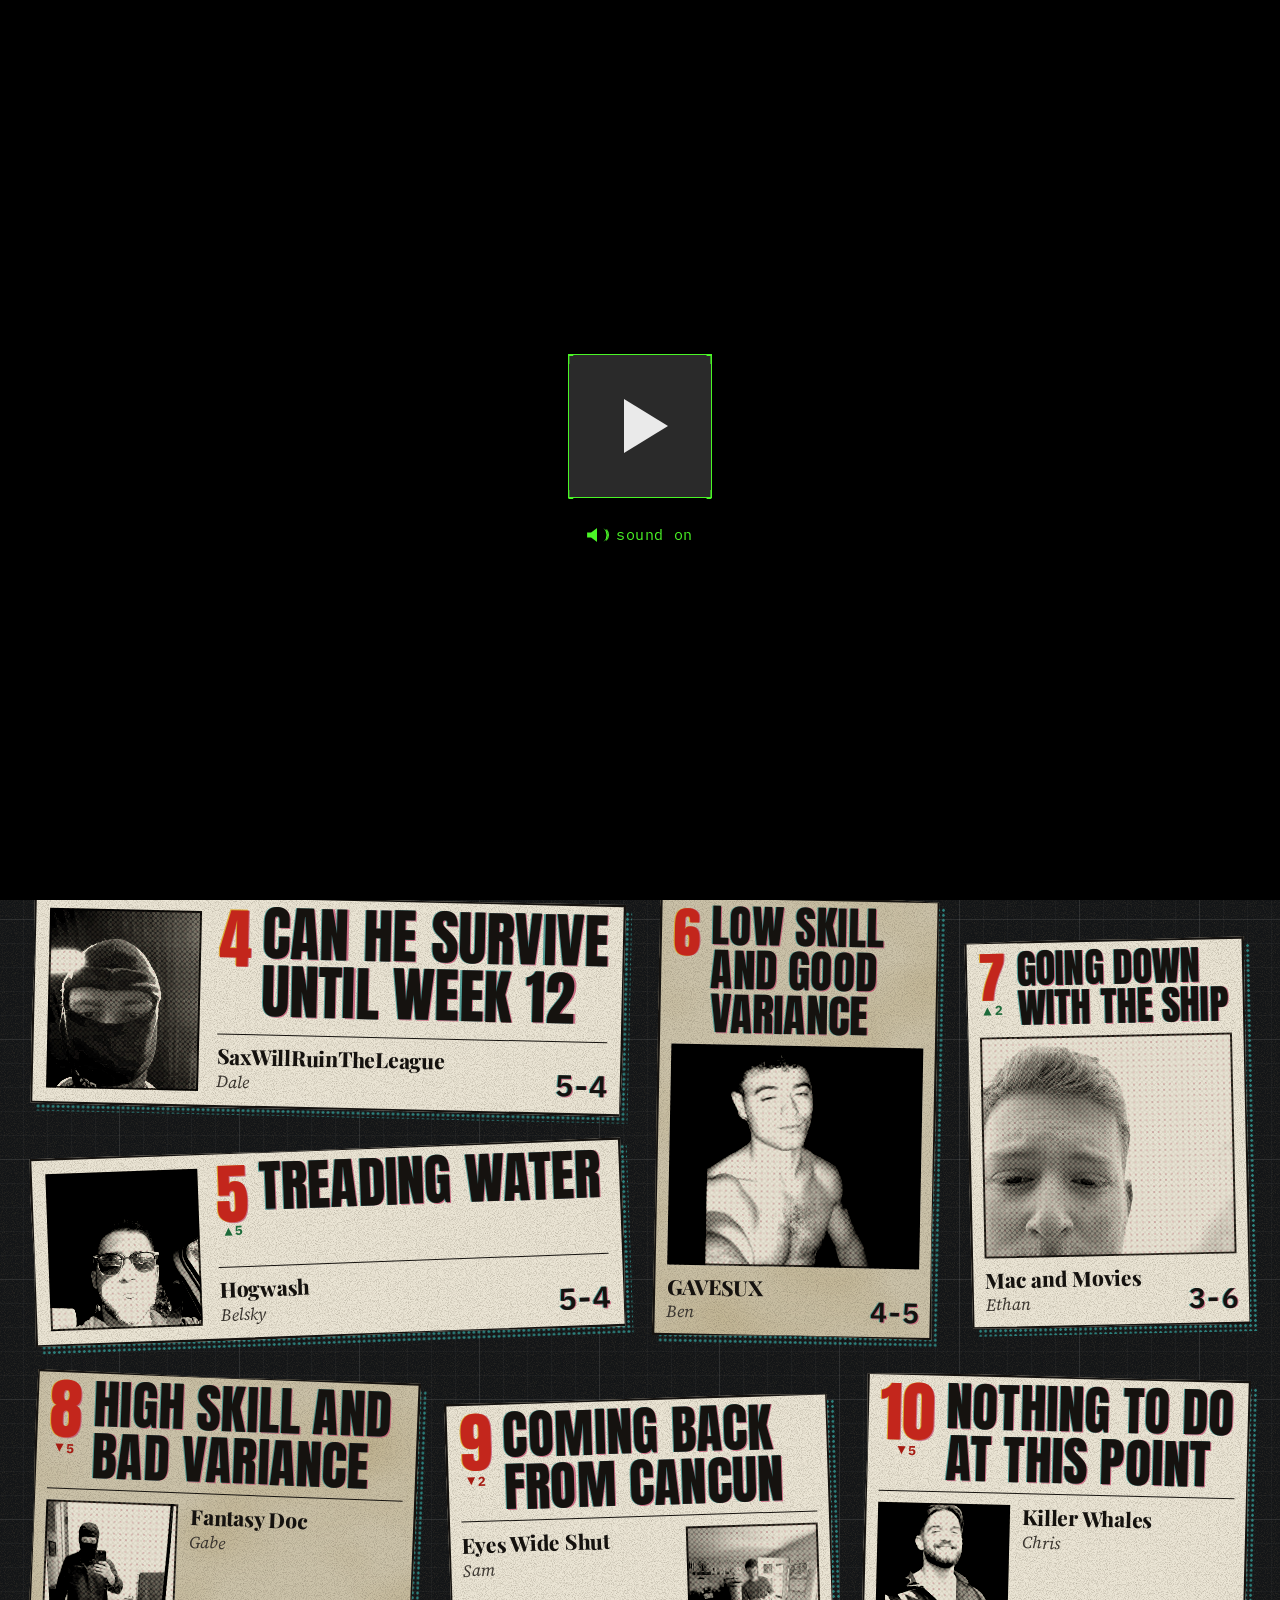
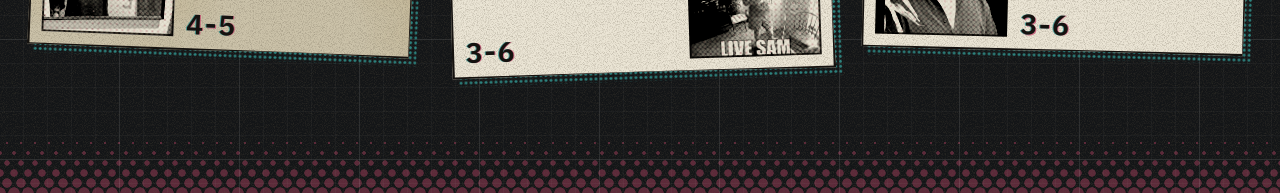
<file: index.html>
<!doctype html>
<html lang="en">
<head>
<meta charset="utf-8">
<meta name="viewport" content="width=device-width, initial-scale=1, viewport-fit=cover">
<title>The Brookdale League — Week 10 Power Rankings</title>
<meta name="theme-color" content="#ddd6c4">
<meta name="color-scheme" content="light">
<link rel="icon" type="image/svg+xml" href="data:image/svg+xml,%3Csvg xmlns='http://www.w3.org/2000/svg' viewBox='0 0 64 64'%3E%3Crect width='64' height='64' fill='%23ddd6c4'/%3E%3Crect x='6' y='6' width='52' height='5' fill='%2315120f'/%3E%3Crect x='6' y='13' width='52' height='1.5' fill='%2315120f'/%3E%3Ctext x='32' y='52' text-anchor='middle' font-family='Georgia,Times New Roman,serif' font-weight='700' font-size='44' fill='%2315120f'%3EB%3C/text%3E%3Crect x='6' y='56' width='52' height='3' fill='%23c3261c'/%3E%3C/svg%3E">

<script>if (/[?&]reduce\b/.test(location.search)) document.documentElement.classList.add("reduce");</script>
<link rel="preconnect" href="https://fonts.googleapis.com">
<link rel="preconnect" href="https://fonts.gstatic.com" crossorigin>
<link rel="stylesheet" href="https://fonts.googleapis.com/css2?family=Anton&family=IBM+Plex+Mono:ital,wght@0,400;0,500;0,600;0,700;1,400&family=Playfair+Display:ital,wght@0,400..900;1,400..900&family=Source+Serif+4:ital,opsz,wght@0,8..60,400..700;1,8..60,400..700&family=UnifrakturCook:wght@700&display=swap">

<link rel="stylesheet" href="css/base.css">
<link rel="stylesheet" href="css/front.css">
<link rel="stylesheet" href="css/intro.css">
<link rel="stylesheet" href="css/team.css">
<link rel="stylesheet" href="css/roster.css">
<link rel="stylesheet" href="css/standings.css">
<link rel="stylesheet" href="css/history.css">
<link rel="stylesheet" href="css/sim.css">
<link rel="stylesheet" href="css/fx.css">
<link rel="stylesheet" href="css/clutter.css">
</head>
<body>
<div id="app"></div>
<noscript>
  <div class="noscript">
    <p class="noscript__name">The Brookdale League</p>
    <p>Week 10 Power Rankings. This site needs JavaScript turned on.</p>
  </div>
</noscript>

<script src="js/data.js"></script>
<script src="js/writeups.js"></script>
<script src="js/history.js"></script>
<script src="js/players.js"></script>
<script src="js/stats.js"></script>
<script src="js/sim-engine.js"></script>
<script src="js/app.js"></script>
<script src="js/front.js"></script>
<script src="js/charts.js"></script>
<script src="js/roster.js"></script>
<script src="js/team.js"></script>
<script src="js/standings.js"></script>
<script src="js/history-view.js"></script>
<script src="js/sim.js"></script>
<script src="js/atlas.js"></script>
<script src="js/fx.js"></script>
<script src="js/clutter.js"></script>
<script src="js/player.js"></script>
<script src="js/sfx.js"></script>
<script src="js/intro.js"></script>
<script>APP.boot();</script>
</body>
</html>
</file>
<file: css/base.css>
/* ============================================================================
   THE BROOKDALE LEAGUE — WEEK 10 — base.css
   Tokens, reset, type, paper texture and the shared components every view builds on.

   LOOK   Aged newsprint, black ink, one spot red. Sheets of paper lie on a black cutting mat ("the desk").
          Square corners everywhere. No gradients as decoration, no rounded cards, no blur.

   TOKENS (names are fixed by the build spec)
     --paper --paper-2 --paper-3     newsprint: page stock / fresher clipping stock / yellowed stock
     --ink --ink-2 --ink-3           black ink / body grey / faded (still AA on --paper for text >= 13px)
     --rule                          hairlines
     --red                           the one spot colour (rank numerals, the playoff cut line, hover ink)
     --good --bad                    W / L, up / down
     --desk                          dark backdrop behind clippings
     --hl                            highlighter yellow (use with mix-blend-mode: multiply, see .hl)
     --f-mast --f-scream --f-head --f-body --f-data     the five families
     --shadow-clip                   box-shadow of a clipping lying on the desk or on the page
   Extra tokens (shell's own, free to use):
     --tex-grain --tex-blotch        SVG paper textures, e.g.  background: var(--paper-2) var(--tex-grain);
     --gutter                        side padding of the page (16 / 24 / 32px)
     --page                          max width of a text/table page (1180px);  --page-wide 1600px
     --nav-h                         height of the sticky nav (use for your own sticky offsets: top: var(--nav-h))
     --fs-00 .. --fs-8               type scale: 11 12 13 15 17 21 24 30 36 48 px (rem based)
     --sp-1 .. --sp-8                spacing: 4 8 12 16 24 32 48 64 px

   COMPONENTS  (class — what it is — markup)
     Shell
       .masthead  .masthead__name  .masthead__edition      built by app.js on every route
       .nav  .nav__link[aria-current="page"]               sticky section nav, 4 equal cells on phones
       .view                                               the view root (<main id="view" data-view="...">)
     Layout
       .page            centred content column on the paper, with gutters.  .page--wide for wide compositions.
       .desk            full-bleed black cutting mat; lay .clipping elements on it.  Give it your own padding.
       .stack           vertical rhythm helper: direct children get --stack-gap (default --sp-5) between them.
     Headings and text
       .section-head    <h2 class="section-head"><span>Title</span><small class="section-head__aside">optional</small></h2>
                        thick-thin rule above, hairline below.   .section-head--center: title centred between rules.
       .headline        Anton caps, the tagline / screamer face.  Size it yourself (font-size) — line-height is set.
       .h-serif         Playfair Display display heading.
       .label           small mono caps label (column heads, stat labels).
       .num             tabular figures in the data face.
       .prose           running text (write-ups): measure-limited paragraphs.   .prose--cols: 2 columns from 900px.
       .hl              highlighter-yellow marker stroke behind inline text.
       .rule .rule--thick .rule--double    horizontal rules (<hr class="rule">)
     Clipping
       .clipping        a cut-out piece of paper.  <div class="clipping" style="--rot:-1.5deg"> … </div>
                        --rot (rotation, keep within ±2.5deg), --clip-pad (inner padding), --clip-paper (stock colour).
                        Modifiers: .clipping--aged (yellowed stock)  .clipping--flat (no rotation)
                                   .clipping--cut2 / --cut3 (different scissor cuts)
                                   .clipping--link (use on <a>/<button>: lifts on hover, press feedback, focus ring)
                        Optional first child: <i class="tape"></i> (strip of tape, top centre; .tape--left / .tape--right
                        for a corner strip) or <i class="pin"></i> (red map pin, top centre).
     Photo
       .news-photo      <figure class="news-photo"><img src alt></figure> — printed-on-newsprint treatment
                        (greyscale, hard contrast, halftone screen). Set its size/aspect-ratio yourself; the image covers.
                        --photo-pos (object-position, default 50% 28%).  .news-photo--plain: no halftone screen.
                        --photo-gain is set by APP.photo() to lift underexposed pictures (leave it alone).
                        <figcaption class="news-photo__cap"> for a caption line under it (put it after the figure).
     Tables
       .table-scroll    horizontal scroll container for a wide table (keeps the page from scrolling sideways).
       table.data       dense agate table, tabular figures.  th/td.num = right aligned numbers;  td.team = serif name cell.
                        Modifiers: .data--dense   .data--sticky (first column stays put while scrolling sideways)
                        Rows: tr.is-hl (highlighter)   tr.cut (red playoff cut line under this row)
                        Sortable header: <th aria-sort="descending"><button class="data__sort">PF</button></th>
     Controls
       .btn             button / link button.  .btn--primary (ink)  .btn--red  .btn--ghost (no box)  .btn--sm  .btn--block
       .select          put on the <select> itself.   .input for text/number inputs.   .field = label + control stack.
       .seg             segmented control / tabs: <div class="seg" role="tablist"><button aria-selected="true">…</button>…</div>
                        selected = [aria-selected="true"], [aria-pressed="true"], [aria-current] or .is-on.
                        .seg--block (full width, equal cells)   .seg--scroll (one row, scrolls sideways on phones)
     Stats
       .stat            <div class="stat"><span class="stat__label">Points for</span><b class="stat__value">1,205.52</b>
                        <span class="stat__sub">1st</span></div>   .stat-grid lays a set of them out.
       .tip             a term with a tooltip: <span class="tip" data-tip="Explanation" tabindex="0">xW</span>
                        Any element with data-tip gets the popover (hover on desktop, tap on touch, focus on keyboard);
                        .tip only adds the dotted underline.  data-tip-title adds a bold first line.  Use APP.tip(el, text).
       .tip-pop         the popover itself (built by app.js).
     Results and movement
       .w .l .t         win / loss / tie text colour           .up .down .flat   movement colour
       .res             W/L box: <span class="res res--w">W</span>  (.res--l, .res--t);  .res-row = a strip of them
       .mover           rank/odds movement marker: <span class="mover up">7</span> (▲ / ▼ / bar drawn by CSS). APP.mover(n).
       .odds            odds chip: <span class="odds"><span class="odds__label">Playoffs</span><span class="odds__val">-400</span></span>
                        label part is optional.  Add <span class="odds__delta up">+12</span> for a change.
       .bar             share of a whole as an ink bar: <span class="bar" style="--v: 62%"></span>  (.bar--red / --good / --bad).
                        Fills its cell; give it a width if you need one.
     Utility
       .sr-only         visually hidden, still read by screen readers
   ============================================================================ */

/* ---------- 1. tokens ---------- */
:root {
  --paper:   #ddd6c4;
  --paper-2: #ebe5d5;
  --paper-3: #cbc2a9;
  --ink:     #15120f;
  --ink-2:   #3b3630;
  --ink-3:   #62594d;
  --rule:    rgba(21, 18, 15, 0.3);
  --red:     #c3261c;
  --good:    #1c6a39;
  --bad:     #a61b12;
  --desk:    #131517;
  --hl:      #f6e34f;

  /* print-FX spot inks (comic / offset-print effects: css/fx.css, css/clutter.css, css/intro.css). Deliberately muted. */
  --fx-teal:    #2f8f8a;     /* the "cyan plate" */
  --fx-rose:    #c2456a;     /* the "magenta plate" */
  --fx-mustard: #d9a521;     /* the "yellow plate" */
  --fx-off:     3px;         /* misregistration offset between plates */
  /* halftone screens: use as background-image with your own background-size (e.g. 6px 6px) */
  --fx-dots:      radial-gradient(circle at 50% 50%, currentColor 0 34%, transparent 36%);
  --fx-dots-ink:  radial-gradient(circle at 50% 50%, rgba(21, 18, 15, 0.55) 0 34%, transparent 36%);
  --fx-dots-red:  radial-gradient(circle at 50% 50%, rgba(195, 38, 28, 0.6) 0 34%, transparent 36%);
  --fx-dots-teal: radial-gradient(circle at 50% 50%, rgba(47, 143, 138, 0.6) 0 34%, transparent 36%);
  --fx-hatch:     repeating-linear-gradient(135deg, rgba(21, 18, 15, 0.5) 0 1.5px, transparent 1.5px 6px);

  --f-mast:   "UnifrakturCook", "UnifrakturMaguntia", "Old English Text MT", "Luminari", serif;
  --f-scream: "Anton", "Impact", "Haettenschweiler", "Arial Narrow Bold", "Arial Narrow", sans-serif;
  --f-head:   "Playfair Display", "Didot", "Bodoni 72", "Bodoni MT", Georgia, serif;
  --f-body:   "Source Serif 4", "Source Serif Pro", "Iowan Old Style", "Charter", Georgia, serif;
  --f-data:   "IBM Plex Mono", ui-monospace, "SF Mono", "SFMono-Regular", Menlo, Consolas, monospace;

  --shadow-clip: 0 1px 1px rgba(0, 0, 0, 0.3), 0 3px 5px rgba(0, 0, 0, 0.22), 0 14px 22px -8px rgba(0, 0, 0, 0.5);
  --shadow-lift: 0 2px 2px rgba(0, 0, 0, 0.26), 0 10px 14px rgba(0, 0, 0, 0.24), 0 30px 34px -12px rgba(0, 0, 0, 0.55);

  /* paper grain: fine dark speckle. blotch: large uneven staining. Both tile. */
  --tex-grain: url("data:image/svg+xml,%3Csvg xmlns='http://www.w3.org/2000/svg' width='240' height='240'%3E%3Cfilter id='n' x='0' y='0' width='100%25' height='100%25'%3E%3CfeTurbulence type='fractalNoise' baseFrequency='1.1' numOctaves='2' seed='11' stitchTiles='stitch'/%3E%3CfeColorMatrix values='0 0 0 0 .1 0 0 0 0 .08 0 0 0 0 .05 0 0 0 .7 -.3'/%3E%3C/filter%3E%3Crect width='100%25' height='100%25' filter='url(%23n)'/%3E%3C/svg%3E");
  --tex-blotch: url("data:image/svg+xml,%3Csvg xmlns='http://www.w3.org/2000/svg' width='700' height='700'%3E%3Cfilter id='b' x='0' y='0' width='100%25' height='100%25'%3E%3CfeTurbulence type='fractalNoise' baseFrequency='.006 .009' numOctaves='3' seed='4' stitchTiles='stitch'/%3E%3CfeColorMatrix values='0 0 0 0 .42 0 0 0 0 .32 0 0 0 0 .14 0 0 0 .9 -.36'/%3E%3C/filter%3E%3Crect width='100%25' height='100%25' filter='url(%23b)'/%3E%3C/svg%3E");

  --gutter: 16px;
  --page: 1180px;
  --page-wide: 1600px;
  --nav-h: 46px;

  --fs-00: 0.6875rem;
  --fs-0:  0.75rem;
  --fs-1:  0.8125rem;
  --fs-2:  0.9375rem;
  --fs-3:  1.0625rem;
  --fs-4:  1.3125rem;
  --fs-5:  1.5rem;
  --fs-6:  1.875rem;
  --fs-7:  2.25rem;
  --fs-8:  3rem;

  --sp-1: 4px;  --sp-2: 8px;  --sp-3: 12px; --sp-4: 16px;
  --sp-5: 24px; --sp-6: 32px; --sp-7: 48px; --sp-8: 64px;
}
@media (min-width: 700px)  { :root { --gutter: 24px; } }
@media (min-width: 1100px) { :root { --gutter: 32px; --nav-h: 48px; } }

/* ---------- 2. reset ---------- */
*, *::before, *::after { box-sizing: border-box; }
html {
  -webkit-text-size-adjust: 100%; text-size-adjust: 100%;
  -webkit-tap-highlight-color: transparent;
  background: var(--paper);
}
body {
  margin: 0;
  min-height: 100vh; min-height: 100dvh;
  background: var(--paper) var(--tex-grain);
  color: var(--ink);
  font-family: var(--f-body);
  font-size: var(--fs-3);
  line-height: 1.55;
  font-optical-sizing: auto;
  -webkit-font-smoothing: antialiased; -moz-osx-font-smoothing: grayscale;
  text-rendering: optimizeLegibility;
  overflow-wrap: break-word;
}
h1, h2, h3, h4, h5, h6, p, figure, blockquote, dl, dd, ol, ul { margin: 0; }
ol, ul { padding: 0; list-style: none; }
h1, h2, h3, h4 { font-family: var(--f-head); font-weight: 800; line-height: 1.12; letter-spacing: -0.01em; text-wrap: balance; }
h1 { font-size: var(--fs-7); }
h2 { font-size: var(--fs-6); }
h3 { font-size: var(--fs-5); }
h4 { font-size: var(--fs-4); }
img, svg, video, canvas { display: block; max-width: 100%; }
img { height: auto; }
a { color: inherit; text-decoration-thickness: 1px; text-underline-offset: 0.18em; }
a:hover { color: var(--red); }
button, input, select, textarea { font: inherit; color: inherit; margin: 0; }
button { background: none; border: 0; padding: 0; cursor: pointer; border-radius: 0; }
table { border-collapse: collapse; border-spacing: 0; }
hr { border: 0; margin: 0; }
b, strong { font-weight: 700; }
::selection { background: var(--hl); color: var(--ink); }
:focus-visible { outline: 2px solid var(--red); outline-offset: 2px; }
[tabindex="-1"]:focus { outline: none; }
[hidden] { display: none !important; }

/* While the intro overlay is up the app underneath must not scroll. */
html.intro-active, html.intro-active body { overflow: hidden; }

.sr-only {
  position: absolute !important; width: 1px; height: 1px; margin: -1px; padding: 0; border: 0;
  overflow: hidden; clip: rect(0 0 0 0); clip-path: inset(50%); white-space: nowrap;
}

/* ---------- 3. shell: masthead, nav, view root ---------- */
#app { display: flex; flex-direction: column; min-height: 100vh; min-height: 100dvh; }

.masthead {
  padding: 10px var(--gutter) 0;
  text-align: center;
}
.masthead__name {
  display: block;
  font-family: var(--f-mast); font-weight: 700;
  font-size: clamp(2.05rem, 9.7vw, 5.6rem);
  line-height: 1.02;
  letter-spacing: -0.005em;
  white-space: nowrap;
  color: var(--ink); text-decoration: none;
  padding: 2px 0 8px;
}
.masthead__name:hover { color: var(--ink); }
.masthead__edition {
  display: flex; justify-content: space-between; align-items: baseline; gap: var(--sp-3);
  max-width: var(--page-wide); margin: 0 auto;
  border-top: 3px solid var(--ink);
  padding: 5px 0 6px;
  font-family: var(--f-body); font-weight: 600;
  font-size: var(--fs-1); line-height: 1.3;
  letter-spacing: 0.01em;
  position: relative;
}
.masthead__edition::before {            /* the thin rule of the thick-thin pair */
  content: ""; position: absolute; left: 0; right: 0; top: 2px;
  border-top: 1px solid var(--ink);
}
.masthead__edition > * { padding-top: 3px; white-space: nowrap; }
.masthead__edition time { font-weight: 400; font-style: italic; }

.nav {
  position: sticky; top: 0; z-index: 40;
  display: grid; grid-template-columns: repeat(4, 1fr) auto;
  background: var(--paper) var(--tex-grain);
  border-top: 1px solid var(--ink);
  border-bottom: 2px solid var(--ink);
}
.nav__link {
  display: flex; align-items: center; justify-content: center;
  min-height: var(--nav-h);
  padding: 0 4px;
  font-family: var(--f-head); font-weight: 700;
  font-size: 0.9375rem; line-height: 1;
  letter-spacing: 0.005em;
  white-space: nowrap;
  text-decoration: none; color: var(--ink);
  border-left: 1px solid var(--rule);
}
.nav__link:first-child { border-left: 0; }
.nav__link:hover { color: var(--red); }
.nav__link[aria-current="page"] { background: var(--ink); color: var(--paper-2); border-left-color: var(--ink); }
.nav__link[aria-current="page"] + .nav__link { border-left-color: var(--ink); }
.nav__link:focus-visible { outline-offset: -4px; }
.nav__slot { display: flex; align-items: stretch; border-left: 1px solid var(--rule); }   /* the music button docks here (js/player.js PLAYER.dock) */
.nav__slot:empty { display: none; }
@media (max-width: 359px) { .nav__link { font-size: 0.8125rem; } }

.view { flex: 1 0 auto; display: flow-root; padding-bottom: 88px; min-width: 0; }

@media (min-width: 700px) {
  .masthead { padding-top: 16px; }
  .masthead__name { padding-bottom: 12px; }
  .masthead__edition { font-size: var(--fs-2); padding: 6px 0 8px; }
  .nav { display: flex; justify-content: center; }
  .nav__link { padding: 0 26px; font-size: 1rem; }
  .nav__link:first-child { border-left: 1px solid var(--rule); }
  .nav__link:last-child { border-right: 1px solid var(--rule); }
  .nav__link[aria-current="page"]:last-child { border-right-color: var(--ink); }
}
@media (min-width: 1100px) { .masthead__edition { font-size: var(--fs-3); } }

.noscript { padding: 48px var(--gutter); text-align: center; }
.noscript__name { font-family: var(--f-mast); font-size: 2.2rem; line-height: 1.1; margin-bottom: 12px; }

/* ---------- 4. layout ---------- */
.page { width: min(100% - 2 * var(--gutter), var(--page)); margin-inline: auto; padding-top: var(--sp-5); }
.page--wide { width: min(100% - 2 * var(--gutter), var(--page-wide)); }

.desk {
  background-color: var(--desk);
  background-image:
    var(--tex-grain),
    linear-gradient(rgba(255, 255, 255, 0.075) 1px, transparent 1px),
    linear-gradient(90deg, rgba(255, 255, 255, 0.075) 1px, transparent 1px),
    linear-gradient(rgba(255, 255, 255, 0.032) 1px, transparent 1px),
    linear-gradient(90deg, rgba(255, 255, 255, 0.032) 1px, transparent 1px);
  background-size: 240px 240px, 120px 120px, 120px 120px, 24px 24px, 24px 24px;
  background-position: 0 0, -1px -1px, -1px -1px, -1px -1px, -1px -1px;
  color: var(--paper-2);
}

.stack > * + * { margin-top: var(--stack-gap, var(--sp-5)); }

/* ---------- 5. headings and text ---------- */
.section-head {
  display: flex; align-items: baseline; justify-content: space-between; gap: var(--sp-3);
  position: relative;
  border-top: 3px solid var(--ink);
  border-bottom: 1px solid var(--rule);
  padding: 11px 0 7px;
  font-family: var(--f-head); font-weight: 900;
  font-size: var(--fs-5); line-height: 1.1;
  letter-spacing: -0.012em;
}
.section-head::before { content: ""; position: absolute; left: 0; right: 0; top: 2px; border-top: 1px solid var(--ink); }
.section-head__aside {
  font-family: var(--f-data); font-weight: 500; font-size: var(--fs-0); letter-spacing: 0.02em;
  color: var(--ink-3); white-space: nowrap;
}
.section-head--center { justify-content: center; text-align: center; }
@media (min-width: 700px) { .section-head { font-size: var(--fs-6); padding-top: 13px; } }

.headline {
  font-family: var(--f-scream); font-weight: 400;
  text-transform: uppercase;
  line-height: 0.96;
  letter-spacing: 0.004em;
  text-wrap: balance;
  overflow-wrap: normal; word-break: normal; hyphens: manual;   /* headline words never break mid-word */
  color: var(--ink);
}
.h-serif { font-family: var(--f-head); font-weight: 800; line-height: 1.12; letter-spacing: -0.01em; }
.label {
  font-family: var(--f-data); font-weight: 500; font-size: var(--fs-00);
  text-transform: uppercase; letter-spacing: 0.07em; line-height: 1.3;
  color: var(--ink-3);
}
.num { font-family: var(--f-data); font-variant-numeric: tabular-nums lining-nums; }

.prose { max-width: 66ch; font-size: var(--fs-3); line-height: 1.6; hyphens: auto; }
.prose p + p { margin-top: 0.85em; }
@media (min-width: 900px) {
  .prose--cols { max-width: none; columns: 2; column-gap: 36px; column-rule: 1px solid var(--rule); }
  .prose--cols p { break-inside: avoid-column; }
  .prose--cols p:only-child { break-inside: auto; }   /* a write-up of one long paragraph runs across both columns */
}

.hl {
  background: linear-gradient(transparent 12%, var(--hl) 12%, var(--hl) 88%, transparent 88%);
  padding: 0 0.18em; margin: 0 -0.18em;
  -webkit-box-decoration-break: clone; box-decoration-break: clone;
  mix-blend-mode: multiply;
}

.rule { border-top: 1px solid var(--rule); }
.rule--thick { border-top: 3px solid var(--ink); }
.rule--double { height: 6px; border-top: 3px solid var(--ink); border-bottom: 1px solid var(--ink); }

/* ---------- 6. clipping ---------- */
.clipping {
  --rot: 0deg;
  --clip-pad: 14px;
  --clip-paper: var(--paper-2);
  --cut: polygon(0 2px, 31% 0, 67% 1px, 100% 0, calc(100% - 1px) 38%, 100% 71%, calc(100% - 2px) 100%, 58% calc(100% - 1px), 22% 100%, 1px calc(100% - 1px), 0 64%, 2px 27%);
  position: relative; isolation: isolate;
  display: block;
  padding: var(--clip-pad);
  color: var(--ink);
  text-decoration: none;
  transform: rotate(var(--rot));
}
.clipping::before {                      /* the paper, scissor-cut */
  content: ""; position: absolute; inset: 0; z-index: -1;
  background: var(--clip-paper) var(--tex-grain);
  clip-path: var(--cut);
}
.clipping::after {                       /* its shadow on the desk */
  content: ""; position: absolute; inset: 3px; z-index: -2;
  box-shadow: var(--shadow-clip);
  transition: box-shadow 0.16s ease;
}
.clipping--aged { --clip-paper: var(--paper-3); }
.clipping--aged::before { background: var(--tex-grain), var(--tex-blotch), var(--clip-paper); }
.clipping--flat { --rot: 0deg; }
.clipping--cut2 { --cut: polygon(1px 0, 44% 2px, 100% 0, 100% 52%, calc(100% - 2px) 100%, 70% calc(100% - 2px), 36% 100%, 0 calc(100% - 1px), 2px 55%, 0 20%); }
.clipping--cut3 { --cut: polygon(0 0, 24% 1px, 80% 0, calc(100% - 1px) 2px, 100% 44%, calc(100% - 2px) 80%, 100% 100%, 49% calc(100% - 2px), 0 100%, 1px 70%, 0 33%); }

.clipping--link { cursor: pointer; transition: transform 0.16s cubic-bezier(0.2, 0.7, 0.3, 1); -webkit-touch-callout: none; }
.clipping--link:hover { color: var(--ink); }
@media (hover: hover) {
  .clipping--link:hover { transform: rotate(calc(var(--rot) * 0.25)) translateY(-4px) scale(1.012); z-index: 2; }
  .clipping--link:hover::after { box-shadow: var(--shadow-lift); }
}
.clipping--link:active { transform: rotate(var(--rot)) scale(0.985); }
.clipping--link:focus-visible { outline: 3px solid var(--red); outline-offset: 3px; z-index: 2; }

.tape {
  position: absolute; z-index: 1; top: -11px; left: 50%;
  width: 92px; height: 24px; margin-left: -46px;
  background: rgba(226, 214, 160, 0.62);
  box-shadow: 0 1px 2px rgba(0, 0, 0, 0.18);
  transform: rotate(-2.5deg);
  clip-path: polygon(0 0, 3% 22%, 0 44%, 3% 68%, 0 100%, 100% 100%, 97% 76%, 100% 52%, 97% 28%, 100% 0);
  pointer-events: none;
}
.tape--left  { left: 4px; top: -6px; margin-left: -30px; transform: rotate(-38deg); }
.tape--right { left: auto; right: 4px; top: -6px; margin-left: 0; margin-right: -30px; transform: rotate(36deg); }
.pin {
  position: absolute; z-index: 1; top: -7px; left: 50%;
  width: 16px; height: 16px; margin-left: -8px; border-radius: 50%;
  background: var(--red);
  box-shadow: inset -2px -3px 0 rgba(0, 0, 0, 0.25), inset 2px 2px 0 rgba(255, 255, 255, 0.28), 2px 5px 4px rgba(0, 0, 0, 0.45);
  pointer-events: none;
}

/* ---------- 7. newspaper photo ---------- */
.news-photo {
  --photo-pos: 50% 28%;
  position: relative; isolation: isolate;
  overflow: hidden;
  background: #d9d3c2;
  outline: 1px solid rgba(21, 18, 15, 0.55); outline-offset: -1px;
}
.news-photo img {
  width: 100%; height: 100%;
  object-fit: cover; object-position: var(--photo-pos);
  filter: grayscale(1) brightness(var(--photo-gain, 1)) contrast(1.32) brightness(1.1);   /* --photo-gain: set by APP.photo for underexposed pictures */
  mix-blend-mode: multiply;               /* whites become bare newsprint, blacks stay ink */
}
.news-photo::after {                      /* halftone screen: 45deg dot lattice that eats into the ink */
  content: ""; position: absolute; inset: 0; pointer-events: none;
  background-image:
    radial-gradient(circle at 25% 25%, #e6e0d0 0, #e6e0d0 26%, transparent 31%),
    radial-gradient(circle at 75% 75%, #e6e0d0 0, #e6e0d0 26%, transparent 31%);
  background-size: 4px 4px;
  mix-blend-mode: soft-light;
  opacity: 0.85;
}
.news-photo--plain::after { display: none; }
.news-photo.is-missing img { visibility: hidden; }
.news-photo__cap {
  margin-top: 6px;
  font-family: var(--f-body); font-size: var(--fs-1); line-height: 1.35; color: var(--ink-2);
}

/* ---------- 8. tables ---------- */
.table-scroll {
  position: relative;                      /* contains absolutely positioned bits (.sr-only) so they scroll with the table */
  overflow-x: auto; overscroll-behavior-x: contain;
  -webkit-overflow-scrolling: touch;
  scrollbar-width: thin; scrollbar-color: var(--ink-3) transparent;
  max-width: 100%;
}
.table-scroll::-webkit-scrollbar { height: 6px; }
.table-scroll::-webkit-scrollbar-thumb { background: var(--ink-3); }

.data {
  width: 100%;
  font-family: var(--f-data); font-size: var(--fs-1); line-height: 1.25;
  font-variant-numeric: tabular-nums lining-nums;
  border-top: 2px solid var(--ink);
  border-bottom: 2px solid var(--ink);
}
.data caption {
  caption-side: top; text-align: left; padding: 0 0 6px;
  font-family: var(--f-head); font-weight: 800; font-size: var(--fs-4); line-height: 1.15;
}
.data th, .data td { padding: 9px 10px; text-align: left; vertical-align: middle; white-space: nowrap; }
.data th:first-child, .data td:first-child { padding-left: 4px; }
.data th:last-child, .data td:last-child { padding-right: 4px; }
.data thead th {
  font-weight: 600; font-size: var(--fs-00); text-transform: uppercase; letter-spacing: 0.06em;
  color: var(--ink-2);
  border-bottom: 1px solid var(--ink);
  padding-top: 7px; padding-bottom: 6px;
  vertical-align: bottom;
}
.data tbody tr + tr > * { border-top: 1px solid var(--rule); }
.data tbody th { font-weight: 600; }
.data .num { text-align: right; }
.data .ctr { text-align: center; }
.data td.team, .data th.team {
  font-family: var(--f-head); font-weight: 700; font-size: var(--fs-2); letter-spacing: -0.005em;
}
.data td.team a, .data th.team a { text-decoration: none; }
.data td.team a:hover, .data th.team a:hover { text-decoration: underline; }
.data tfoot td, .data tfoot th { border-top: 1px solid var(--ink); font-weight: 600; }
.data--dense th, .data--dense td { padding: 5px 7px; }
.data--dense { font-size: var(--fs-0); }
@media (min-width: 700px) { .data { font-size: 0.875rem; } .data--dense { font-size: var(--fs-1); } }
@media (hover: hover) { .data tbody tr:hover > * { background: rgba(21, 18, 15, 0.055); } }
.data tr.is-hl > * { background: rgba(246, 227, 79, 0.5); }
.data tbody tr.cut > * { border-bottom: 2px solid var(--red); }
.data tbody tr.cut + tr > * { border-top: 0; }

.data--sticky th:first-child, .data--sticky td:first-child {
  position: sticky; left: 0; z-index: 1;
  background: var(--paper) var(--tex-grain);
  box-shadow: 1px 0 0 var(--rule);
}
.data--sticky tr.is-hl > :first-child { background: #ecdf8a; }

.data__sort {
  font: inherit; text-transform: inherit; letter-spacing: inherit; color: inherit;
  display: inline-flex; align-items: center; gap: 4px;
  min-height: 32px; margin: -8px 0; padding: 0;
  cursor: pointer;
}
.data__sort::after { content: ""; width: 0; height: 0; border: 4px solid transparent; border-top-color: var(--rule); border-bottom: 0; }
th[aria-sort="descending"] .data__sort::after { border-top-color: var(--red); }
th[aria-sort="ascending"] .data__sort::after { border: 4px solid transparent; border-bottom-color: var(--red); border-top: 0; }
th[aria-sort] { color: var(--ink); }
@media (pointer: coarse) { .data__sort { min-height: 44px; min-width: 44px; margin: -14px 0; } .data th.num .data__sort { justify-content: flex-end; } }

/* ---------- 9. controls ---------- */
.btn {
  display: inline-flex; align-items: center; justify-content: center; gap: 8px;
  min-height: 44px; padding: 0 18px;
  font-family: var(--f-data); font-weight: 600; font-size: var(--fs-2); line-height: 1;
  letter-spacing: 0.01em;
  color: var(--ink); background: var(--paper-2);
  border: 1.5px solid var(--ink);
  box-shadow: 3px 3px 0 var(--ink);
  text-decoration: none; white-space: nowrap;
  cursor: pointer; user-select: none; -webkit-user-select: none;
  transition: transform 0.06s ease, box-shadow 0.06s ease;
}
.btn:hover { color: var(--ink); background: var(--hl); }
.btn:active { transform: translate(3px, 3px); box-shadow: 0 0 0 var(--ink); }
.btn--primary { background: var(--ink); color: var(--paper-2); box-shadow: 3px 3px 0 var(--ink-3); }
.btn--primary:hover { background: var(--red); color: #fff; border-color: var(--red); }
.btn--red { background: var(--red); color: #fff; border-color: var(--ink); }
.btn--red:hover { background: var(--ink); color: var(--paper-2); }
.btn--ghost { background: transparent; border-color: transparent; box-shadow: none; padding: 0 8px; text-decoration: underline; text-underline-offset: 0.2em; }
.btn--ghost:hover { background: transparent; color: var(--red); }
.btn--ghost:active { transform: none; }
.btn--sm { min-height: 36px; padding: 0 12px; font-size: var(--fs-1); box-shadow: 2px 2px 0 var(--ink); }
.btn--sm:active { transform: translate(2px, 2px); }
.btn--block { display: flex; width: 100%; }
.btn[disabled], .btn[aria-disabled="true"] { opacity: 0.45; pointer-events: none; box-shadow: none; }
@media (pointer: coarse) { .btn--sm { min-height: 44px; } }

.select, .input {
  min-height: 44px; max-width: 100%;
  padding: 0 12px;
  font-family: var(--f-data); font-weight: 500; font-size: 1rem; line-height: 1.2;   /* 16px: no zoom-on-focus on iOS */
  color: var(--ink); background-color: var(--paper-2);
  border: 1.5px solid var(--ink); border-radius: 0;
  -webkit-appearance: none; appearance: none;
}
.select {
  padding-right: 38px;
  background-image: url("data:image/svg+xml,%3Csvg xmlns='http://www.w3.org/2000/svg' width='12' height='8' viewBox='0 0 12 8'%3E%3Cpath d='M0 0h12L6 8z' fill='%2315120f'/%3E%3C/svg%3E");
  background-repeat: no-repeat; background-position: right 13px center;
  cursor: pointer; text-overflow: ellipsis;
}
.select:hover, .input:hover { background-color: #f3eee0; }
.select:focus-visible, .input:focus-visible { outline: 2px solid var(--red); outline-offset: 1px; }
.field { display: flex; flex-direction: column; gap: 5px; min-width: 0; }
.field > .label { color: var(--ink-2); }

.seg {
  display: inline-flex; max-width: 100%;
  border: 1.5px solid var(--ink);
  background: var(--paper-2);
}
.seg > * {
  flex: 0 0 auto;
  display: inline-flex; align-items: center; justify-content: center;
  min-height: 44px; padding: 0 14px;
  font-family: var(--f-data); font-weight: 600; font-size: var(--fs-1); line-height: 1; letter-spacing: 0.01em;
  color: var(--ink); background: transparent; text-decoration: none; white-space: nowrap;
  border: 0; border-left: 1.5px solid var(--ink); border-radius: 0;
  cursor: pointer;
}
.seg > :first-child { border-left: 0; }
.seg > :hover { background: var(--hl); color: var(--ink); }
.seg > [aria-selected="true"], .seg > [aria-pressed="true"], .seg > [aria-current], .seg > .is-on,
.seg > [aria-selected="true"]:hover, .seg > [aria-pressed="true"]:hover, .seg > [aria-current]:hover, .seg > .is-on:hover {
  background: var(--ink); color: var(--paper-2);
}
.seg > :focus-visible { outline-offset: -4px; }
.seg--block { display: flex; }
.seg--block > * { flex: 1 1 0; min-width: 0; padding: 0 6px; }
.seg--scroll { display: flex; overflow-x: auto; scrollbar-width: none; -webkit-overflow-scrolling: touch; }
.seg--scroll::-webkit-scrollbar { display: none; }

/* ---------- 10. stats, tooltip ---------- */
.stat-grid { display: grid; grid-template-columns: repeat(auto-fill, minmax(132px, 1fr)); gap: var(--sp-4) var(--sp-5); }
.stat { display: flex; flex-direction: column; gap: 2px; border-top: 2px solid var(--ink); padding-top: 7px; min-width: 0; }
.stat__label {
  font-family: var(--f-data); font-weight: 500; font-size: var(--fs-00);
  text-transform: uppercase; letter-spacing: 0.07em; line-height: 1.3; color: var(--ink-3);
}
.stat__value {
  font-family: var(--f-data); font-weight: 600; font-size: var(--fs-5); line-height: 1.1;
  font-variant-numeric: tabular-nums lining-nums; letter-spacing: -0.02em;
}
.stat__sub { font-family: var(--f-data); font-size: var(--fs-0); line-height: 1.3; color: var(--ink-2); }

.tip { text-decoration: underline dotted var(--ink-3); text-decoration-thickness: 1px; text-underline-offset: 0.22em; cursor: help; }
[data-tip] { -webkit-touch-callout: none; }
@media (pointer: coarse) {                /* a 44px tall tap area around a tooltip term, without moving the text */
  .tip { position: relative; }
  .tip::after { content: ""; position: absolute; left: -8px; right: -8px; top: 50%; height: 44px; min-width: 44px; transform: translateY(-50%); }
}
.tip-pop {
  position: fixed; z-index: 90; left: 0; top: 0;
  width: max-content; max-width: min(280px, calc(100vw - 16px));
  padding: 9px 11px 10px;
  background: var(--ink); color: var(--paper-2);
  font-family: var(--f-data); font-weight: 400; font-size: var(--fs-0); line-height: 1.45;
  white-space: pre-line; text-align: left; text-transform: none; letter-spacing: 0;
  box-shadow: 0 6px 14px -4px rgba(0, 0, 0, 0.5);
  pointer-events: none;
}
.tip-pop[hidden] { display: none; }
.tip-pop__title { display: block; font-weight: 700; color: #fff; margin-bottom: 2px; }
.tip-pop::after {                         /* pointer */
  content: ""; position: absolute; left: var(--tip-arrow, 50%); margin-left: -6px;
  border: 6px solid transparent;
}
.tip-pop[data-side="top"]::after { top: 100%; border-top-color: var(--ink); border-bottom: 0; }
.tip-pop[data-side="bottom"]::after { bottom: 100%; border-bottom-color: var(--ink); border-top: 0; }

/* ---------- 11. results, movement, odds ---------- */
.w, .up { color: var(--good); }
.l, .down { color: var(--bad); }
.t, .flat { color: var(--ink-2); }

.res {
  display: inline-flex; align-items: center; justify-content: center;
  width: 1.55em; height: 1.55em;
  font-family: var(--f-data); font-weight: 700; font-size: var(--fs-0); line-height: 1;
  color: var(--paper-2); background: var(--ink-3);
}
.res--w { background: var(--good); }
.res--l { background: var(--bad); }
.res--t { background: var(--ink-3); }
.res-row { display: inline-flex; gap: 2px; vertical-align: middle; }

.mover {
  position: relative;
  display: inline-flex; align-items: center; gap: 3px;
  font-family: var(--f-data); font-weight: 700; font-size: var(--fs-0); line-height: 1;
  font-variant-numeric: tabular-nums lining-nums;
  white-space: nowrap;
}
.mover::before { content: ""; flex: none; width: 0; height: 0; border: 0.36em solid transparent; }
.mover.up::before { border-bottom: 0.62em solid currentColor; border-top: 0; }
.mover.down::before { border-top: 0.62em solid currentColor; border-bottom: 0; }
.mover.flat::before { width: 1.15em; height: 0; border: 0; border-top: 0.24em solid currentColor; }

.odds {
  display: inline-flex; align-items: stretch;
  border: 1.5px solid var(--ink);
  background: var(--paper-2);
  font-family: var(--f-data); font-size: var(--fs-1); line-height: 1;
  font-variant-numeric: tabular-nums lining-nums;
  white-space: nowrap; vertical-align: middle;
}
.odds > * { display: inline-flex; align-items: center; padding: 5px 7px; }
.odds__label { background: var(--ink); color: var(--paper-2); font-weight: 500; font-size: var(--fs-00); text-transform: uppercase; letter-spacing: 0.06em; }
.odds__val { font-weight: 700; }
.odds__delta { font-weight: 600; font-size: var(--fs-0); border-left: 1px solid var(--rule); gap: 3px; }

/* a share of a whole, drawn in ink: <span class="bar" style="--v: 62%"></span>  (.bar--red, .bar--good, .bar--bad) */
.bar {
  display: inline-block; vertical-align: middle;
  width: 100%; min-width: 40px; height: 0.7em;
  background: linear-gradient(var(--bar-ink, var(--ink)), var(--bar-ink, var(--ink))) 0 0 / var(--v, 0%) 100% no-repeat, rgba(21, 18, 15, 0.13);
}
.bar--red { --bar-ink: var(--red); }
.bar--good { --bar-ink: var(--good); }
.bar--bad { --bar-ink: var(--bad); }

/* ---------- 12. motion preferences ---------- */
/* motion-free variant: opt in with ?reduce (the OS Reduce Motion setting is deliberately ignored) */
html.reduce .clipping--link, html.reduce .clipping::after, html.reduce .btn { transition: none; }
</file>
<file: css/front.css>
/* ============================================================================
   front.css — the front page: ten clippings on the desk, in rank order.

   One clipping (js/front.js):
     li.fp-clip[.fp-clip--lead][data-fmt]       size container; data-fmt picks the format (set by front.js per breakpoint)
       a.clipping.fp-clip__paper                the paper; --r is its tilt
         .fp-clip__top    .fp-clip__rank (.fp-clip__num + .mover)   h2.fp-clip__head.headline
         .fp-clip__bot    figure.news-photo.fp-clip__photo          .fp-clip__cap (.fp-clip__name .fp-clip__mgr .fp-clip__rec)

   Formats (data-fmt)
     stack    headline across the top; photo and caption side by side underneath (photo side alternates)
     wide     photo down the left side; headline and caption to its right
     tall     headline, full-width photo, caption line
     lead     rank 1 on phones: big headline, full-width photo, caption line
     banner   rank 1 from 700px: banner headline across the top, big photo, caption column

   Where each is used
     phones  (< 700px)        lead, then nine stack                       one column
     tablet  (700–1199px)     banner, rank 2 wide, then stack in pairs    two columns
     desktop (>= 1200px)      banner + 2,3 wide | 4,5 wide + 6,7 tall | 8,9,10 stack      twelve columns
   ============================================================================ */

.view--front { padding-bottom: 0; display: flex; flex-direction: column; }

.fp-banner {
  flex: none;
  padding: 10px var(--gutter) 9px;
  border-bottom: 3px solid var(--ink);
  background: var(--paper);
  text-align: center;
}
.fp-banner__text {
  margin: 0;
  white-space: nowrap;
  font-size: clamp(1.75rem, 8.4vw, 5.25rem);
  line-height: 1;
}
.fp-banner__kick { color: var(--red); }

.fp {
  --fp-tilt: 0.55;                         /* phones: clippings are nearly screen-wide, so tilt them less */
  flex: 1 0 auto;
  padding: 22px var(--gutter) 104px;
}
.fp__list {
  display: grid; grid-template-columns: minmax(0, 1fr);
  gap: 20px;
  max-width: 29rem; margin: 0 auto;
}

.fp-clip { position: relative; min-width: 0; container-type: inline-size; display: grid; grid-template-columns: minmax(0, 1fr); }   /* grid: the paper fills a stretched <li> */
.fp-clip:hover, .fp-clip:focus-within { z-index: 2; }

.fp-clip__paper {
  --rot: calc(var(--r, 0deg) * var(--fp-tilt));
  --clip-pad: 14px;
  display: grid; grid-template-columns: minmax(0, 1fr);
  row-gap: 11px;
}

/* ---------- shared parts (this is the stack format) ---------- */
.fp-clip__top { display: flex; align-items: flex-start; gap: 11px; min-width: 0; }
.fp-clip__rank { flex: none; display: flex; flex-direction: column; align-items: center; gap: 7px; }
.fp-clip__num {
  font-family: var(--f-scream); font-weight: 400;
  font-size: 3.6rem;                       /* fallback where container units are missing */
  font-size: clamp(3.4rem, 18cqi, 4.1rem);
  line-height: 0.74;                       /* Anton's cap height: the numeral box is exactly the digit */
  padding-top: 0.035em;
  color: var(--red);
  font-variant-numeric: lining-nums;
}
.fp-clip__rank .mover { font-size: 0.8125rem; }
.fp-clip__head {
  --fit-grow: 1.45; --fit-shrink: 0.7; --fit-lines: 3;
  flex: 1 1 0; min-width: 0;
  font-size: 2.4rem;
  font-size: clamp(2rem, 11.4cqi, 2.9rem);
  line-height: 0.98;
  margin-top: -0.13em;                     /* pulls the first line's cap top level with the numeral's */
  margin-bottom: -0.06em;
}

.fp-clip__bot {
  display: grid; grid-template-columns: 37% minmax(0, 1fr); column-gap: 13px;
  border-top: 1px solid var(--ink);
  padding-top: 11px;
  min-width: 0;
}
.fp-clip__photo { aspect-ratio: 1 / 1; }
.fp-clip__cap { display: flex; flex-direction: column; min-width: 0; }
.fp-clip__name {
  font-family: var(--f-head); font-weight: 800;
  font-size: 1.3125rem; line-height: 1.08; letter-spacing: -0.012em;
}
.fp-clip__mgr {
  margin-top: 4px;
  font-family: var(--f-body); font-style: italic; font-size: 1.0625rem; line-height: 1.2;
  color: var(--ink-2);
}
.fp-clip__rec {
  margin-top: auto; padding-top: 8px;
  font-family: var(--f-data); font-weight: 600; font-size: 1.75rem; line-height: 1;
  font-variant-numeric: tabular-nums lining-nums; letter-spacing: -0.03em;
}

/* stack: every other clipping carries its photo on the right */
.fp-clip[data-fmt="stack"]:nth-child(odd) .fp-clip__bot { grid-template-columns: minmax(0, 1fr) 37%; }
.fp-clip[data-fmt="stack"]:nth-child(odd) .fp-clip__photo { order: 2; }

/* stack with room to spare (three-across row on desktop): larger caption */
@container (min-width: 25rem) {
  .fp-clip[data-fmt="stack"] .fp-clip__name { font-size: 1.5rem; }
  .fp-clip[data-fmt="stack"] .fp-clip__mgr { font-size: 1.125rem; }
  .fp-clip[data-fmt="stack"] .fp-clip__rec { font-size: 1.875rem; }
}

/* ---------- caption line: name and manager on the left, record on the right (lead, tall, wide) ---------- */
.fp-clip:is([data-fmt="lead"], [data-fmt="tall"], [data-fmt="wide"]) .fp-clip__cap {
  display: grid; grid-template-columns: minmax(0, 1fr) auto; column-gap: 12px; align-items: end;
}
.fp-clip:is([data-fmt="lead"], [data-fmt="tall"], [data-fmt="wide"]) :is(.fp-clip__name, .fp-clip__mgr) { grid-column: 1; }
.fp-clip:is([data-fmt="lead"], [data-fmt="tall"], [data-fmt="wide"]) .fp-clip__rec { grid-column: 2; grid-row: 1 / span 2; margin: 0; padding: 0; }

/* ---------- lead (phones) and tall: full-width photo under the headline ---------- */
.fp-clip:is([data-fmt="lead"], [data-fmt="tall"]) .fp-clip__bot { grid-template-columns: minmax(0, 1fr); row-gap: 10px; border-top: 0; padding-top: 0; }
.fp-clip[data-fmt="tall"] .fp-clip__photo { aspect-ratio: 8 / 7; }

.fp-clip[data-fmt="lead"] .fp-clip__paper { --clip-pad: 16px 14px 15px; row-gap: 12px; }
.fp-clip[data-fmt="lead"] .fp-clip__num { font-size: 5.4rem; font-size: clamp(4.6rem, 26cqi, 6rem); }
.fp-clip[data-fmt="lead"] .fp-clip__head { --fit-grow: 1.6; --fit-lines: 2; font-size: 3.8rem; font-size: clamp(3rem, 19cqi, 4.6rem); }
.fp-clip[data-fmt="lead"] .fp-clip__name { font-size: 1.5rem; }
.fp-clip[data-fmt="lead"] .fp-clip__rec { font-size: 2.25rem; }

.fp-clip[data-fmt="tall"] .fp-clip__head { --fit-h: 0.8; --fit-grow: 1.4; }

/* ---------- wide: photo down the left, headline and caption to its right ---------- */
.fp-clip[data-fmt="wide"] .fp-clip__paper {
  --clip-pad: 16px;
  --fp-pw: clamp(9.5rem, var(--fp-photo, 30.3cqi), 15rem);
  grid-template-columns: var(--fp-pw) minmax(0, 1fr);
  grid-template-rows: auto 1fr;
  column-gap: 18px; row-gap: 12px;
}
.fp-clip[data-fmt="wide"] .fp-clip__top { grid-column: 2; grid-row: 1; }
.fp-clip[data-fmt="wide"] .fp-clip__bot { display: contents; }
.fp-clip[data-fmt="wide"] .fp-clip__photo {      /* at least square; grows with the text column when that is taller */
  grid-column: 1; grid-row: 1 / span 2;
  aspect-ratio: auto; align-self: stretch;
  min-height: var(--fp-pw);
}
.fp-clip[data-fmt="wide"] .fp-clip__cap {
  grid-column: 2; grid-row: 2; align-self: end;
  border-top: 1px solid var(--ink); padding-top: 10px;
}
.fp-clip[data-fmt="wide"] .fp-clip__rec { font-size: 1.875rem; }
.fp-clip[data-fmt="wide"] .fp-clip__num { font-size: 4rem; font-size: clamp(3.6rem, 11cqi, 4.6rem); }
.fp-clip[data-fmt="wide"] .fp-clip__head { --fit-h: 0.44; --fit-grow: 1.5; font-size: 3rem; font-size: clamp(2.2rem, 8.4cqi, 3.6rem); }

/* ---------- banner: rank 1 from tablet up ---------- */
.fp-clip[data-fmt="banner"] .fp-clip__paper {
  --clip-pad: 22px 24px 24px;
  grid-template-columns: 50% minmax(0, 1fr);
  grid-template-columns: 50cqi minmax(0, 1fr);
  grid-template-rows: auto 1fr;
  column-gap: 24px; row-gap: 18px;
}
.fp-clip[data-fmt="banner"] .fp-clip__top { grid-column: 1 / -1; gap: 18px; }
.fp-clip[data-fmt="banner"] .fp-clip__bot { display: contents; }
.fp-clip[data-fmt="banner"] .fp-clip__photo {    /* near square; grows when the caption column or the row needs more height */
  grid-column: 1; grid-row: 2;
  aspect-ratio: auto; align-self: stretch;
  min-height: 19rem; min-height: 46cqi;
}
.fp-clip[data-fmt="banner"] .fp-clip__cap {
  grid-column: 2; grid-row: 2; align-self: stretch;
  border-top: 3px solid var(--ink); padding-top: 14px;
}
.fp-clip[data-fmt="banner"] .fp-clip__num { font-size: 7rem; font-size: clamp(6rem, 16cqi, 9.5rem); }
.fp-clip[data-fmt="banner"] .fp-clip__rank { gap: 12px; }
.fp-clip[data-fmt="banner"] .fp-clip__rank .mover { font-size: 1.0625rem; }
.fp-clip[data-fmt="banner"] .fp-clip__head { --fit-grow: 1.6; --fit-lines: 2; font-size: 5.6rem; font-size: clamp(4.6rem, 12.5cqi, 8rem); line-height: 0.95; }
.fp-clip[data-fmt="banner"] .fp-clip__name {
  --fit-grow: 1; --fit-shrink: 0.55; --fit-lines: 4;         /* fitted by front.js: a long name shrinks instead of breaking mid-word */
  overflow-wrap: normal;
  font-size: 3rem; font-size: clamp(2.5rem, 7.6cqi, 4.5rem);
  font-weight: 900; line-height: 1; letter-spacing: -0.018em;
}
.fp-clip[data-fmt="banner"] .fp-clip__mgr { margin-top: 0.5em; font-size: 1.5rem; font-size: clamp(1.375rem, 3.3cqi, 2rem); }
.fp-clip[data-fmt="banner"] .fp-clip__rec {
  margin-top: auto; padding-top: 20px;
  font-size: 6rem; font-size: clamp(4.5rem, 15.5cqi, 9rem);
  line-height: 0.8; letter-spacing: -0.06em;
  margin-left: -0.04em;                    /* optical: the digit's side bearing */
}

@supports not (width: 1cqi) {              /* no container units: fixed photo column */
  .fp-clip[data-fmt="wide"] .fp-clip__paper { --fp-pw: 10.5rem; }
}

/* a photo that is stretched by its grid row needs an image that follows it */
.fp-clip:is([data-fmt="wide"], [data-fmt="banner"]) .fp-clip__photo img { position: absolute; inset: 0; }

/* ---------- tablet: banner, rank 2 across, then pairs ---------- */
@media (min-width: 700px) {
  .fp { --fp-tilt: 0.8; padding-top: 30px; }
  .fp__list { grid-template-columns: repeat(2, minmax(0, 1fr)); gap: 28px 26px; max-width: 52rem; align-items: start; }
  .fp-clip:is([data-fmt="banner"], [data-fmt="wide"]) { grid-column: 1 / -1; }
}
@media (min-width: 700px) and (max-width: 1199.98px) {
  .fp-clip:nth-child(2n + 4) { margin-top: 18px; }             /* right column sits a little lower */
  .fp-clip[data-fmt="wide"] { --fp-photo: 21cqi; }
  .fp-clip[data-fmt="wide"] .fp-clip__head { --fit-h: 0.36; }
}

/* ---------- desktop: lead + 2,3 | 4,5 + 6,7 | 8,9,10 ---------- */
@media (min-width: 1200px) {
  .fp { --fp-tilt: 1; padding-top: 40px; padding-bottom: 120px; }
  .fp__list--ten {
    grid-template-columns: repeat(12, minmax(0, 1fr));
    gap: 38px 32px;
    max-width: 1480px;
  }
  /* the two blocks (1 | 2,3 and 4,5 | 6,7) square up: clippings 1-5 stretch to their rows */
  .fp__list--ten > .fp-clip:nth-child(1)  { grid-column: 1 / span 7;  grid-row: 1 / span 2; align-self: stretch; }
  .fp__list--ten > .fp-clip:nth-child(2)  { grid-column: 8 / span 5;  grid-row: 1; align-self: stretch; }
  .fp__list--ten > .fp-clip:nth-child(3)  { grid-column: 8 / span 5;  grid-row: 2; align-self: stretch; }
  .fp__list--ten > .fp-clip:nth-child(4)  { grid-column: 1 / span 6;  grid-row: 3; align-self: stretch; --fp-photo: 24cqi; }
  .fp__list--ten > .fp-clip:nth-child(5)  { grid-column: 1 / span 6;  grid-row: 4; align-self: stretch; --fp-photo: 24cqi; }
  .fp__list--ten > .fp-clip:nth-child(6)  { grid-column: 7 / span 3;  grid-row: 3 / span 2; align-self: center; }
  .fp__list--ten > .fp-clip:nth-child(7)  { grid-column: 10 / span 3; grid-row: 3 / span 2; align-self: center; margin-top: 30px; }
  .fp__list--ten > .fp-clip:nth-child(8)  { grid-column: 1 / span 4;  grid-row: 5; }
  .fp__list--ten > .fp-clip:nth-child(9)  { grid-column: 5 / span 4;  grid-row: 5; margin-top: 22px; }
  .fp__list--ten > .fp-clip:nth-child(10) { grid-column: 9 / span 4;  grid-row: 5; }

  /* headline sizes step down the page: 1, then 2-3, then 4-5, then the rest */
  .fp__list--ten > .fp-clip:nth-child(-n + 3)[data-fmt="wide"] .fp-clip__head { --fit-h: 0.62; --fit-grow: 1.75; }
  .fp__list--ten > .fp-clip:nth-child(n + 4)[data-fmt="wide"] .fp-clip__head { --fit-grow: 1.2; }
  .fp__list--ten > .fp-clip[data-fmt="stack"] .fp-clip__head { --fit-grow: 1.2; }
}

/* ---------- slam-in (js/front.js): let the flying clippings pass over the masthead, never widen the page ---------- */
html.slamming { overflow-x: hidden; }
@supports (overflow: clip) { html.slamming #app { overflow-x: clip; } }
html.slamming .view--front { position: relative; z-index: 50; }
html.slamming .fp-clip__paper { will-change: transform, opacity; pointer-events: none; }
</file>
<file: css/intro.css>
/* ============================================================================
   intro.css — the cutscene overlay built by js/intro.js (everything is scoped under .intro, classes prefixed ix-).
   Sections:
     1  overlay + tokens          5  newspaper stage: desk, flashes, headline banner, photo clippings
     2  gate                      6  matchup reel (a pile of cards, flipped through)
     3  terminal + static + CRT   7  BAM
     4  pre-intro beam            8  hold-to-skip        9  ?reduce
   Layout units: js sets --vw / --vh (1% of the overlay, px) and --cu (1% of the reel width, px). Where the reel and
   the eleven photo clippings lie is computed in js (LAYOUT tables in js/intro.js) and written as inline styles.
   Print look ("Spider-Verse print, toned down"): dot screens and hatching instead of soft shading, a teal and a rose
   plate printed slightly out of register behind the big type and the photos, held poses (step-end) instead of easing.
   Everything that moves animates transform / opacity only.
   ========================================================================== */

/* ---------- 1. overlay + tokens ---------- */
html.intro-active, html.intro-active body { overflow: hidden; }
.intro {
  --vw: 1vw; --vh: 1vh; --cu: 3.6px;
  /* old terminal site */
  --t-green: #4af626; --t-green-2: #7dff5a; --t-green-dim: #1f6e19; --t-green-ghost: #164012;
  --t-muted: #a6a6a6; --t-amber: #ffb000; --t-blue: #5ea8ff; --t-border: #1f1f1f; --t-title: #111111;
  --t-mono: "IBM Plex Mono", ui-monospace, SFMono-Regular, Menlo, Consolas, monospace;
  /* newspaper (site tokens from base.css, with fallbacks so the overlay stands alone) */
  --n-paper: var(--paper-2, #ebe5d5); --n-paper-2: var(--paper, #ddd6c4); --n-paper-3: var(--paper-3, #cbc2a9);   /* clippings are cut from the fresher stock */
  --n-ink: var(--ink, #15120f); --n-ink-2: var(--ink-2, #3b3630); --n-ink-3: var(--ink-3, #62594d);
  --n-rule: var(--rule, rgba(21, 18, 15, .3)); --n-red: var(--red, #c3261c); --n-hl: var(--hl, #f6e34f); --n-desk: var(--desk, #131517);
  --n-mast: var(--f-mast, "UnifrakturCook"), "Playfair Display", Georgia, serif;
  --n-scream: var(--f-scream, "Anton"), "Arial Narrow", Impact, sans-serif;
  --n-head: var(--f-head, "Playfair Display"), Georgia, serif;
  --n-data: var(--f-data, "IBM Plex Mono"), ui-monospace, Menlo, monospace;
  --n-shadow: var(--shadow-clip, 0 1px 1px rgba(0, 0, 0, .3), 0 3px 5px rgba(0, 0, 0, .22), 0 14px 22px -8px rgba(0, 0, 0, .5));
  position: fixed; inset: 0; z-index: 1000; overflow: hidden;
  background: #000; color: var(--t-green);
  font-family: var(--t-mono); font-size: 13.5px; line-height: 1.45;
  -webkit-font-smoothing: antialiased; -moz-osx-font-smoothing: grayscale;
  -webkit-user-select: none; user-select: none; -webkit-touch-callout: none;
  -webkit-tap-highlight-color: transparent; touch-action: none;
}
.intro *, .intro *::before, .intro *::after { box-sizing: border-box; }
.intro button { font: inherit; margin: 0; border-radius: 0; -webkit-appearance: none; appearance: none; }
.ix-layer { position: absolute; inset: 0; }
.ix-term, .ix-pre, .ix-stage, .ix-bam { visibility: hidden; }

/* ---------- 2. gate ---------- */
.intro[data-phase="gate"] .ix-term, .intro[data-phase="terminal"] .ix-term,
.intro[data-phase="static"] .ix-term, .intro[data-phase="off"] .ix-term { visibility: visible; }
.ix-gate { position: absolute; inset: 0; display: none; flex-direction: column; align-items: center; justify-content: center; gap: 22px; }
.intro[data-phase="gate"] .ix-gate { display: flex; }
.ix-play {
  position: relative; width: 112px; height: 112px; padding: 0; cursor: pointer;
  color: var(--t-green); background: #000; border: 1px solid var(--t-green-dim);
  display: flex; align-items: center; justify-content: center;
}
.ix-play .ix-c { position: absolute; color: var(--t-green); background: #000; line-height: 1; font-size: 13px; }
.ix-play .ix-c.tl { top: -7px; left: -4px; } .ix-play .ix-c.tr { top: -7px; right: -4px; }
.ix-play .ix-c.bl { bottom: -7px; left: -4px; } .ix-play .ix-c.br { bottom: -7px; right: -4px; }
.ix-play-tri { width: 0; height: 0; margin-left: 9px; border-left: 34px solid currentColor; border-top: 21px solid transparent; border-bottom: 21px solid transparent; }
.ix-play:hover, .ix-play:focus-visible { background: #2a2a2a; color: #eaeaea; outline: none; border-color: var(--t-green); }
.ix-play:hover .ix-c, .ix-play:focus-visible .ix-c { background: transparent; }
.ix-play:active { background: var(--t-green); color: #000; }
.ix-play-bar { display: none; width: 68px; height: 8px; border: 1px solid var(--t-green-dim); }
.ix-play-bar i { display: block; height: 100%; background: var(--t-green); transform-origin: left center; transform: scaleX(var(--p, 0)); }
.ix-play.is-loading { pointer-events: none; }
.ix-play.is-loading .ix-play-tri { display: none; }
.ix-play.is-loading .ix-play-bar { display: block; }
.ix-sound { display: flex; align-items: center; gap: 10px; color: var(--t-green); letter-spacing: .04em; animation: ix-pulse 2s ease-in-out infinite; }
.ix-spk { position: relative; width: 19px; height: 14px; flex: none; }
.ix-spk::before { content: ""; position: absolute; left: 0; top: 0; width: 10px; height: 14px; background: currentColor; clip-path: polygon(0 32%, 40% 32%, 100% 0, 100% 100%, 40% 68%, 0 68%); }
.ix-spk::after { content: ""; position: absolute; left: 6px; top: -1px; width: 16px; height: 16px; border: 1.5px solid transparent; border-right-color: currentColor; border-radius: 50%; box-shadow: inset -4px 0 0 -2.5px currentColor; }
@keyframes ix-pulse { 0%, 100% { opacity: 1; } 50% { opacity: .35; } }
@media (min-width: 900px) and (min-height: 600px) {
  .ix-gate { gap: 26px; }
  .ix-play { width: 144px; height: 144px; }
  .ix-play-tri { margin-left: 11px; border-left-width: 44px; border-top-width: 27px; border-bottom-width: 27px; }
  .ix-sound { font-size: 15px; }
}

/* ---------- 3. terminal + static + CRT power-off ---------- */
.ix-tube { position: absolute; inset: 0; display: none; background: #000; transform-origin: 50% 50%; }
.intro[data-phase="terminal"] .ix-tube, .intro[data-phase="static"] .ix-tube, .intro[data-phase="off"] .ix-tube { display: block; }
.ix-screen { position: absolute; inset: 0; overflow: hidden; background: #000; }
.ix-screen-in { max-width: 1120px; margin: 0 auto; padding: 14px 14px 30px; }
.ix-pane { position: relative; background: #000; border: 1px solid var(--t-border); }
.ix-pane-title { display: flex; align-items: center; gap: 10px; background: var(--t-title); border-bottom: 1px solid var(--t-border); padding: 5px 10px; color: var(--t-muted); font-size: 12px; }
.ix-dots { display: inline-flex; gap: 5px; }
.ix-dots i { width: 9px; height: 9px; border-radius: 50%; background: var(--t-green-dim); display: block; }
.ix-dots i:nth-child(2) { background: var(--t-green-ghost); border: 1px solid var(--t-green-dim); }
.ix-dots i:nth-child(3) { background: var(--t-green); opacity: .55; }
.ix-ttl { flex: 1; text-align: center; overflow: hidden; text-overflow: ellipsis; white-space: nowrap; }
.ix-ttl b { color: var(--t-green); font-weight: 500; }
.ix-meta { color: var(--t-green-dim); white-space: nowrap; }
.ix-pane-body { padding: 12px 14px 14px; min-height: 60vh; }
.ix-prompt { color: var(--t-green); white-space: pre-wrap; word-break: break-word; }
.ix-prompt .host { color: var(--t-green-2); }
.ix-prompt .path { color: var(--t-blue); }
.ix-prompt .cur::after { content: "▮"; margin-left: 2px; animation: ix-blink 1s steps(2, start) infinite; }
@keyframes ix-blink { to { visibility: hidden; } }
.ix-ls { margin-top: 8px; }
.ix-lshead { color: var(--t-muted); padding: 0 6px 2px; border-bottom: 1px solid var(--t-green-ghost); margin-bottom: 4px; }
.ix-row, .ix-lshead { display: grid; grid-template-columns: 4ch 11ch 5ch 4ch 40px minmax(24ch, 30ch) 11ch 8ch minmax(0, 1fr); gap: 0 1.5ch; align-items: baseline; }
.ix-row { align-items: center; padding: 3px 6px; border-left: 2px solid transparent; white-space: nowrap; }
.ix-row > span { overflow: hidden; text-overflow: ellipsis; }
.ix-row .br { display: none; }
.ix-row .perms, .ix-row .size { color: var(--t-muted); }
.ix-row .size { text-align: right; }
.ix-lshead .size { text-align: right; }
.ix-row .tag, .ix-lshead .tag { font-size: 12.5px; color: var(--t-amber); }
.ix-lshead .tag { font-size: inherit; }
.ix-row .thumb { display: block; width: 40px; overflow: visible; }
.ix-row .pthumb { display: block; width: 40px; height: 40px; object-fit: cover; background: #000; border: 1px solid var(--t-green); filter: grayscale(1) sepia(1) hue-rotate(60deg) saturate(3) brightness(.9); }
.ix-row .noimg { display: flex; align-items: center; justify-content: center; width: 40px; height: 40px; border: 1px dashed var(--t-green-dim); color: var(--t-muted); font-size: 10px; }
.ix-row.exe .perms { color: var(--t-green); }
.ix-row.exe .rank, .ix-row.exe .file { color: var(--t-green-2); }
.ix-row.exe .file { font-weight: 700; }
.ix-row.exe .noimg { color: var(--t-green); border-style: solid; font-size: 14px; }
.ix-row .xtag { color: var(--t-green-2); font-size: 10.5px; font-weight: 700; letter-spacing: 1px; margin-left: 1ch; border: 1px solid var(--t-green-dim); padding: 0 3px; vertical-align: 1px; }
.ix-row.log .perms, .ix-row.log .file, .ix-row.log .rank { color: var(--t-blue); }
.ix-status { position: absolute; left: 0; right: 0; bottom: 0; height: 26px; display: flex; align-items: stretch; background: var(--t-title); border-top: 1px solid var(--t-border); font-size: 12px; overflow: hidden; }
.ix-status span { display: flex; align-items: center; }
.ix-status .sb-left { background: var(--t-green); color: #000; padding: 0 10px; white-space: nowrap; }
.ix-status .sb-path { margin-left: 1ch; opacity: .8; }
.ix-scan { position: absolute; inset: 0; pointer-events: none; background: repeating-linear-gradient(0deg, rgba(0, 0, 0, .03) 0, rgba(0, 0, 0, .03) 1px, transparent 1px, transparent 3px); }
@media (max-width: 900px) {
  .ix-row, .ix-lshead { grid-template-columns: 4ch 11ch 4ch 40px minmax(20ch, 1fr) 10ch 7ch; }
  .ix-row > .size, .ix-lshead > .size, .ix-row > .tag, .ix-lshead > .tag { display: none; }
}
@media (max-width: 720px) {
  .intro { font-size: 12.5px; }
  .ix-screen-in { padding: 8px 6px 30px; }
  .ix-pane-body { padding: 10px 8px 12px; }
  .ix-lshead { display: none; }
  .ix-row { display: flex; flex-wrap: wrap; gap: 0 1ch; align-items: center; white-space: normal; padding: 5px 6px; border-bottom: 1px solid var(--t-green-ghost); }
  .ix-row > span { overflow: visible; text-overflow: clip; }
  .ix-row .chk { order: 1; } .ix-row .thumb { order: 2; } .ix-row .rank { order: 3; }
  .ix-row .file { order: 4; flex: 1 1 auto; min-width: 0; overflow-wrap: anywhere; }
  .ix-row .br { order: 5; display: block; flex-basis: 100%; height: 0; }
  .ix-row .perms { order: 6; } .ix-row .mgr { order: 7; }
  .ix-row > .tag { order: 10; display: inline; }
  .ix-row > .rec, .ix-row .size { display: none; }
  .ix-row .thumb, .ix-row .pthumb, .ix-row .noimg { width: 34px; }
  .ix-row .pthumb, .ix-row .noimg { height: 34px; }
  .ix-row .perms::before { content: "└─ "; color: var(--t-muted); }
  .ix-status .sb-host { display: none; }
  .ix-status .sb-path { margin-left: 0; }
}
@media (max-width: 400px) { .ix-meta { display: none; } }

/* static: two colour-split ghosts of the picture tear across it, noise on top (canvas drawn by js) */
.ix-ghost { position: absolute; inset: 0; overflow: hidden; display: none; pointer-events: none; opacity: .85; }
.intro[data-phase="static"] .ix-ghost { display: block; }
.ix-ghost.a { filter: hue-rotate(-95deg) saturate(2.4); animation: ix-gA 310ms steps(1) infinite; }
.ix-ghost.b { filter: hue-rotate(110deg) saturate(2); animation: ix-gB 270ms steps(1) infinite; }
@keyframes ix-gA {
  0% { clip-path: inset(6% 0 78% 0); transform: translateX(-14px); }
  25% { clip-path: inset(42% 0 41% 0); transform: translateX(22px) skewX(-6deg); }
  50% { clip-path: inset(71% 0 12% 0); transform: translateX(-30px); }
  75% { clip-path: inset(24% 0 63% 0); transform: translateX(11px) skewX(4deg); }
}
@keyframes ix-gB {
  0% { clip-path: inset(58% 0 22% 0); transform: translateX(26px); }
  25% { clip-path: inset(12% 0 70% 0); transform: translateX(-18px) skewX(5deg); }
  50% { clip-path: inset(84% 0 4% 0); transform: translateX(15px); }
  75% { clip-path: inset(34% 0 49% 0); transform: translateX(-34px) skewX(-3deg); }
}
.ix-noise { position: absolute; inset: 0; width: 100%; height: 100%; opacity: 0; pointer-events: none; image-rendering: pixelated; }
.ix-line { position: absolute; left: 0; right: 0; top: 50%; height: 3px; margin-top: -1.5px; background: #fff; box-shadow: 0 0 18px 4px rgba(190, 255, 170, .9); opacity: 0; pointer-events: none; }
.intro[data-phase="off"] .ix-tube { animation: ix-off var(--off-ms, 520ms) cubic-bezier(.3, 0, .2, 1) both; }
.intro[data-phase="off"] .ix-line { animation: ix-off-line var(--off-ms, 520ms) linear both; }
.intro[data-phase="off"] .ix-noise { opacity: .25 !important; }
@keyframes ix-off {
  0% { transform: scale(1, 1); filter: brightness(1.6); }
  34% { transform: scale(1, .004); filter: brightness(8); }
  62% { transform: scale(.012, .004); filter: brightness(12); }
  100% { transform: scale(.006, .003); filter: brightness(12); }
}
@keyframes ix-off-line { 0% { opacity: 0; } 20% { opacity: 1; } 100% { opacity: 1; } }

/* ---------- 4. pre-intro: the dot the tube left behind, stretched by the sound ---------- */
.intro[data-phase="pre"] .ix-pre, .intro[data-phase="intro"] .ix-pre { visibility: visible; }
.ix-pre { background: #000; pointer-events: none; }
.intro[data-phase="intro"] .ix-pre { background: transparent; }
.ix-beam, .ix-glow { position: absolute; left: 0; right: 0; top: 50%; transform-origin: 50% 50%; will-change: transform, opacity; }
.ix-beam { height: 2px; margin-top: -1px; opacity: 0; }
.ix-beam.g { background: var(--t-green-2); box-shadow: 0 0 10px 1px rgba(74, 246, 38, .8); }
.ix-beam.w { background: #fffdf2; box-shadow: 0 0 12px 2px rgba(255, 250, 225, .85); }
.ix-glow { height: calc(var(--vh) * 34); margin-top: calc(var(--vh) * -17); opacity: 0; background: radial-gradient(ellipse 50% 50% at 50% 50%, rgba(255, 248, 222, .5) 0, rgba(255, 244, 205, .16) 30%, rgba(255, 240, 200, 0) 70%); }

/* the line opens onto the stage: two black halves closed over it, slid apart by js (transform only), the line on each inner edge */
.ix-shut { visibility: hidden; overflow: hidden; pointer-events: none; z-index: 15; }   /* over everything on the stage (its banner is z 9), under the skip control */
.intro[data-phase="intro"] .ix-shut { visibility: visible; }
.ix-shut i { position: absolute; left: 0; right: 0; height: 50%; background: #000; will-change: transform; }
.ix-shut i.t { top: 0; }
.ix-shut i.b { bottom: 0; }
.ix-shut b { position: absolute; left: 0; right: 0; height: 2px; background: #fffdf2; box-shadow: 0 0 12px 2px rgba(255, 250, 225, .85); will-change: opacity; }
.ix-shut i.t b { bottom: -1px; }
.ix-shut i.b b { top: -1px; }

/* ---------- 5. newspaper stage ---------- */
.intro[data-phase="intro"] .ix-stage, .intro[data-phase="bam"] .ix-stage, .intro.ix-stage-on .ix-stage { visibility: visible; }
.ix-stage, .ix-bam { --n-teal: var(--fxp-teal, rgba(47, 143, 138, .82)); --n-rose: var(--fxp-rose, rgba(194, 69, 106, .74)); --n-must: var(--fxp-must, rgba(217, 165, 33, .9)); }   /* the plate inks of css/fx.css */
.ix-stage { opacity: 0; color: var(--n-ink); pointer-events: none; }
/* (the desk and the flash layers are composited layers from the start — will-change — because they are faded out by a
   compositor animation at the BAM: promoted only when that is armed, they would be painted again just before the drop) */
.ix-desk { position: absolute; inset: 0; overflow: hidden; will-change: opacity; background: radial-gradient(ellipse 75% 65% at 50% 50%, rgba(0, 0, 0, 0) 30%, rgba(0, 0, 0, .62) 100%), var(--n-desk); }
.ix-desk::before { content: ""; position: absolute; inset: -60px; background-size: 128px 128px; opacity: .5; }   /* the grain image itself: a rule written by js (grainSheet) */
/* the light on the desk is a dot screen, not a glow (dots, with the desk's own colour closing in over them towards the edges) */
.ix-desk::after {
  content: ""; position: absolute; inset: 0; opacity: .3;
  background:
    radial-gradient(ellipse 62% 54% at 50% 54%, rgba(19, 21, 23, 0) 0, rgba(19, 21, 23, .45) 46%, var(--n-desk) 80%),
    radial-gradient(circle at 50% 50%, rgba(235, 229, 213, .8) 0, rgba(235, 229, 213, .8) 27%, rgba(235, 229, 213, 0) 31%) 0 0 / 8px 8px;
}
/* the heat of the snare build: three rings of a dot screen, coarser towards the middle (js fades the whole layer in) */
.ix-heat { position: absolute; inset: 0; overflow: hidden; opacity: 0; pointer-events: none; will-change: opacity; }   /* (clipped: the rings are wider than the screen, the layer need not be) */
.ix-heat i { position: absolute; left: 50%; top: 52%; width: calc(var(--vw) * var(--rw)); height: calc(var(--vh) * var(--rh)); margin: calc(var(--vh) * var(--rh) / -2) 0 0 calc(var(--vw) * var(--rw) / -2); border-radius: 50%; }
.ix-heat i:nth-child(1) { --rw: 150; --rh: 104; background: radial-gradient(circle at 50% 50%, rgba(255, 246, 220, .5) 0, rgba(255, 246, 220, .5) 20%, rgba(255, 246, 220, 0) 24%) 0 0 / 7px 7px; }
.ix-heat i:nth-child(2) { --rw: 104; --rh: 72; background: radial-gradient(circle at 50% 50%, rgba(255, 246, 220, .6) 0, rgba(255, 246, 220, .6) 30%, rgba(255, 246, 220, 0) 34%) 0 0 / 7px 7px; }
.ix-heat i:nth-child(3) { --rw: 62; --rh: 42; background: radial-gradient(circle at 50% 50%, rgba(255, 246, 220, .7) 0, rgba(255, 246, 220, .7) 40%, rgba(255, 246, 220, 0) 44%) 0 0 / 7px 7px; }
.ix-flashes { position: absolute; inset: 0; overflow: hidden; pointer-events: none; will-change: opacity; }
.ix-pop {
  position: absolute; left: 0; top: 0; width: 100px; height: 100px; margin: -50px 0 0 -50px; opacity: 0; border-radius: 50%; will-change: transform, opacity;
  transform: translate(var(--px, 0px), var(--py, 0px)) scale(var(--ps, 1));
  background: radial-gradient(circle, #fff 0, rgba(255, 255, 255, .97) 6%, rgba(255, 250, 232, .62) 15%, rgba(255, 246, 220, .26) 34%, rgba(255, 246, 220, 0) 70%);
}
.ix-pop::before { content: ""; position: absolute; left: -70%; right: -70%; top: 48.5%; height: 3%; background: radial-gradient(ellipse 50% 50% at 50% 50%, rgba(255, 255, 255, .95) 0, rgba(255, 255, 255, 0) 100%); }
.ix-pop::after { content: ""; position: absolute; top: -25%; bottom: -25%; left: 49%; width: 2%; background: radial-gradient(ellipse 50% 50% at 50% 50%, rgba(255, 255, 255, .8) 0, rgba(255, 255, 255, 0) 100%); }
/* js sets --px --py --ps --po --pd on a pooled element and flips a/b (same keyframes twice) to fire it again */
.ix-pop.a { animation: ix-pop-a var(--pd, 240ms) ease-out both; }
.ix-pop.b { animation: ix-pop-b var(--pd, 240ms) ease-out both; }
@keyframes ix-pop-a {
  0% { opacity: var(--po, 1); transform: translate(var(--px), var(--py)) scale(calc(var(--ps) * .5)); }
  20% { opacity: calc(var(--po, 1) * .85); transform: translate(var(--px), var(--py)) scale(var(--ps)); }
  100% { opacity: 0; transform: translate(var(--px), var(--py)) scale(calc(var(--ps) * 1.1)); }
}
@keyframes ix-pop-b {
  0% { opacity: var(--po, 1); transform: translate(var(--px), var(--py)) scale(calc(var(--ps) * .5)); }
  20% { opacity: calc(var(--po, 1) * .85); transform: translate(var(--px), var(--py)) scale(var(--ps)); }
  100% { opacity: 0; transform: translate(var(--px), var(--py)) scale(calc(var(--ps) * 1.1)); }
}
.ix-flashes--front { z-index: 8; }
.ix-clips { position: absolute; inset: 0; transform-origin: 50% 50%; will-change: transform; }

/* the edition headline. The element also carries the front page's own classes (.fp-banner, .fp-banner__text,
   .headline, .fp-banner__kick), so css/front.css and css/fx.css draw it exactly like the banner on the page; the rules
   here place it across the top of the stage and repeat that look where those sheets are not loaded (_intro.html).
   At the BAM it drops into the page banner's place (section 7). */
.intro .ix-banner {                              /* placement: nothing written for the page's banner may undo it */
  position: absolute; left: 0; right: 0; top: 0; z-index: 9; margin: 0;
  padding: calc(10px + env(safe-area-inset-top, 0px)) var(--gutter, 16px) 9px;
  transform-origin: 50% 0; will-change: transform, opacity;
}
.ix-banner { border-bottom: 3px solid var(--n-ink); background: var(--paper, #ddd6c4); text-align: center; }   /* the look: css/front.css + css/fx.css say the same or more */
.ix-banner .ix-banner-text {
  position: relative; isolation: isolate; margin: 0; white-space: nowrap;
  font-family: var(--n-scream); font-weight: 400; line-height: 1; text-transform: uppercase; letter-spacing: .004em; color: var(--n-ink);
  font-size: min(clamp(1.75rem, 8.4vw, 5.25rem), calc(var(--vh) * 11.5));      /* the page's size, held back on a phone on its side */
}
.ix-banner .ix-banner-kick { color: var(--n-red); }
/* plates at rest: a teal sliver on one side of the ink and a rose one on the other; red type is rose + mustard
   (:where = no specificity, so css/fx.css, which loads later and says the same, has the last word) */
:where(.ix-banner-text, .ix-card) { --o: max(1px, .019em); }
:where(.ix-banner-text, .ix-mrow--w .ix-name span, .ix-mrow--w .ix-pts) { text-shadow: calc(var(--o) * -1) 0 0 var(--n-teal), var(--o) calc(var(--o) * .45) 0 var(--n-rose); }
:where(.ix-banner-kick, .ix-wk b) { text-shadow: calc(var(--o) * -1) 0 0 var(--n-must), var(--o) calc(var(--o) * .45) 0 var(--n-rose); }
/* plates in motion: the same lettering once more per plate (spans here, ::before / ::after from data-t on the reel),
   invisible at rest. A snare hit throws them out of register for three held frames — the poses of fx.css's fx-sep,
   as transforms: js flips ha / hb on the banner and on the card on top of the reel. --sx: the side a plate slips to. */
.ix-plate { position: absolute; left: 0; right: 0; top: 0; z-index: -1; opacity: 0; pointer-events: none; text-shadow: none; will-change: transform, opacity; }
.ix-plate.t { --sx: -1; color: var(--n-teal); }
.ix-plate.r { --sx: 1; color: var(--n-rose); }
.ix-plate.t .ix-plate-kick { color: var(--n-must); }
.ix-banner.ha .ix-plate { animation: ix-sep-a 230ms step-end; }
.ix-banner.hb .ix-plate { animation: ix-sep-b 230ms step-end; }
@keyframes ix-sep-a {
  0% { opacity: 1; transform: translate(calc(var(--o) * 7 * var(--sx)), calc(var(--o) * -1.3 * var(--sx))); }
  34% { opacity: 1; transform: translate(calc(var(--o) * -4.2 * var(--sx)), calc(var(--o) * 1)); }
  67% { opacity: 1; transform: translate(calc(var(--o) * 2.7 * var(--sx)), calc(var(--o) * .6)); }
  100% { opacity: 0; transform: none; }
}
@keyframes ix-sep-b {
  0% { opacity: 1; transform: translate(calc(var(--o) * 7 * var(--sx)), calc(var(--o) * -1.3 * var(--sx))); }
  34% { opacity: 1; transform: translate(calc(var(--o) * -4.2 * var(--sx)), calc(var(--o) * 1)); }
  67% { opacity: 1; transform: translate(calc(var(--o) * 2.7 * var(--sx)), calc(var(--o) * .6)); }
  100% { opacity: 0; transform: none; }
}
@keyframes ix-sep-c {
  0% { opacity: 1; transform: translate(calc(var(--o) * 7 * var(--sx)), calc(var(--o) * -1.3 * var(--sx))); }
  34% { opacity: 1; transform: translate(calc(var(--o) * -4.2 * var(--sx)), calc(var(--o) * 1)); }
  67% { opacity: 1; transform: translate(calc(var(--o) * 2.7 * var(--sx)), calc(var(--o) * .6)); }
  100% { opacity: 0; transform: none; }
}

/* photo clippings: eleven cut-outs scattered over the desk (place, size --w, slant --rot and stacking from js). Each is
   a canvas painted by js/atlas.js, printed like a newspaper photo: grey, hard contrast, dot screen, a hatched corner,
   crawling grain, the teal and rose plates showing at its edges.
   figure.ix-clip (where it lies; thrown at the BAM) > .ix-clip-j (knocked by the snare hits) > .ix-clip-p (the paper;
   jitters between three held poses) > .ix-clip-photo — one box per move, so each move runs on the compositor.
   The jitter of the papers and the crawl of the grain are stepped by js (boil() in js/intro.js: an inline transform
   on .ix-clip-p, data-g on .ix-clips), ten steps a second — not CSS animations, which restyle their element on
   every frame for as long as they run. */
.ix-clip { position: absolute; width: var(--w, 0px); margin: 0; transform: rotate(var(--rot, 0deg)); will-change: transform; }
.ix-clip-p {
  padding: calc(var(--w) * .032) calc(var(--w) * .032) calc(var(--w) * .04);
  background: var(--n-paper); box-shadow: var(--n-shadow);
  will-change: transform;
}
.ix-clip-photo {
  --pm: clamp(1.5px, calc(var(--w) * .011), 3px);
  position: relative; width: 100%; padding-top: 75%; overflow: hidden; background: #1b1814;
  outline: 1.5px solid var(--n-ink); outline-offset: -1px;
  box-shadow: calc(var(--pm) * -1) calc(var(--pm) * -.6) 0 var(--n-teal), var(--pm) calc(var(--pm) * .6) 0 var(--n-rose);
}
.ix-clip canvas { position: absolute; inset: 0; width: 100%; height: 100%; display: block; image-rendering: pixelated; filter: grayscale(1) contrast(1.5) brightness(1.12) sepia(.22); }
.ix-clip-photo::before {
  content: ""; position: absolute; inset: 0; z-index: 1;
  background-image:
    url("data:image/svg+xml,%3Csvg xmlns='http://www.w3.org/2000/svg' viewBox='0 0 100 75' preserveAspectRatio='none'%3E%3Cdefs%3E%3Cpattern id='h' width='4.4' height='4.4' patternUnits='userSpaceOnUse' patternTransform='rotate(45)'%3E%3Crect width='1.5' height='4.4' fill='%2315120f' fill-opacity='.62'/%3E%3C/pattern%3E%3C/defs%3E%3Cpolygon points='100,36 100,75 52,75' fill='url(%23h)'/%3E%3C/svg%3E"),
    radial-gradient(circle at 50% 50%, rgba(18, 14, 9, .5) 0, rgba(18, 14, 9, .5) 30%, rgba(18, 14, 9, 0) 34%);
  background-size: 100% 100%, var(--dot, 3px) var(--dot, 3px);
}
.ix-clip:nth-child(even) .ix-clip-photo::before { transform: scale(-1, -1); }   /* the hatched corner: lower right on some, upper left on the others */
/* (the grain is noise: a shift of a few px is a new frame of it, so the layer is only 18px larger than the photo each way) */
.ix-clip-photo::after { content: ""; position: absolute; inset: -18px; z-index: 2; background-size: 128px 128px; opacity: .55; will-change: transform; }
.ix-clips[data-g="1"] .ix-clip-photo::after { transform: translate(-11px, 7px); }
.ix-clips[data-g="2"] .ix-clip-photo::after { transform: translate(9px, -16px); }
.ix-clips[data-g="3"] .ix-clip-photo::after { transform: translate(-17px, -5px); }
.ix-clips[data-g="4"] .ix-clip-photo::after { transform: translate(14px, 12px); }
/* a snare hit knocks every clipping (three held frames): js sets --jd on .ix-clip-j and flips ja/jb on it */
@property --jd { syntax: "<angle>"; inherits: false; initial-value: 0deg; }
.ix-clip-j.ja { animation: ix-jolt-a 200ms steps(3, end); }
.ix-clip-j.jb { animation: ix-jolt-b 200ms steps(3, end); }
@keyframes ix-jolt-a { from { transform: rotate(var(--jd, 0deg)) scale(1.03); } to { transform: none; } }
@keyframes ix-jolt-b { from { transform: rotate(var(--jd, 0deg)) scale(1.03); } to { transform: none; } }
.ix-clips--dead .ix-clip { visibility: hidden; }   /* the pictures could not be loaded: no empty frames on the desk */
.ix-reel { position: absolute; height: 0; z-index: 6; }

/* ---------- 6. matchup reel ----------
   A pile of clippings. js gives each card one of: .on (waiting in the pile) / .on.top (the one being read) /
   .on.top.lit (just uncovered: snaps down while a wash of light fades off it) / .on.out (flipped up and over its top
   edge: two held poses of the card lifting, then .ix-flap shows its edge and its back, then it is gone). */
.ix-card {
  position: absolute; left: 0; right: 0; top: 0;
  padding: calc(var(--cu) * 3.6) calc(var(--cu) * 5) calc(var(--cu) * 4.2);
  background: var(--n-paper); color: var(--n-ink);
  box-shadow: var(--n-shadow);
  transform-origin: 50% 0;
  transform: translate(var(--dx, 0px), calc(-50% + var(--dy, 0px))) rotate(var(--r, 0deg));
  visibility: hidden; will-change: transform;
}
.ix-card::before { content: ""; position: absolute; inset: 0; background-size: 128px 128px; opacity: .22; pointer-events: none; }
.ix-card.on { visibility: inherit; }
.ix-card.lit { animation: ix-reveal 140ms step-end; }
.ix-card.out { animation: ix-flip var(--flip-ms, 230ms) linear forwards; }
/* Held poses are written out as pairs of keyframes (a pose holds from its keyframe to just before the next one) instead of
   relying on a step timing function: Safari does not hold steps on composited opacity / transform animations, and with
   step-end the back of the paper (.ix-flap) showed flat and opaque over the matchup it had just uncovered. Every keyframe
   carries the same transform list, and whatever is meant to be gone is also visibility: hidden. */
@keyframes ix-flip {
  0%, 21.9% { opacity: 1; visibility: visible; transform: perspective(calc(var(--cu) * 230)) translate(var(--dx, 0px), calc(-50% + var(--dy, 0px))) rotate(var(--r, 0deg)) rotateX(30deg) skewX(0deg); }
  22%, 43.9% { opacity: 1; visibility: visible; transform: perspective(calc(var(--cu) * 230)) translate(var(--dx, 0px), calc(-50% + var(--dy, 0px))) rotate(var(--r, 0deg)) rotateX(61deg) skewX(-4deg); }
  44%, 100% { opacity: 0; visibility: hidden; transform: perspective(calc(var(--cu) * 230)) translate(var(--dx, 0px), calc(-50% + var(--dy, 0px))) rotate(var(--r, 0deg)) rotateX(85deg) skewX(0deg); }
}
@keyframes ix-reveal {
  0% { transform: translate(var(--dx, 0px), calc(-50% + var(--dy, 0px))) rotate(calc(var(--r, 0deg) * 1.5 + .5deg)) scale(1.04); }
  46% { transform: translate(var(--dx, 0px), calc(-50% + var(--dy, 0px))) rotate(var(--r, 0deg)) scale(1.014); }
  100% { transform: translate(var(--dx, 0px), calc(-50% + var(--dy, 0px))) rotate(var(--r, 0deg)); }
}
/* the back of the clipping going over (its edge, then its back: bare stock, dot screen, hatching along the cut) and the
   wash of light on the one it uncovers. One element each for the whole reel, lying as the card in question lies
   (--dx --dy --r and z-index copied by js, which flips a/b): no card is ever repainted by a turn. */
.ix-flap, .ix-lit {
  position: absolute; left: 0; right: 0; top: 0; height: calc(var(--cu) * 49.4); opacity: 0; pointer-events: none;
  transform-origin: 50% 0; transform: translate(var(--dx, 0px), calc(-50% + var(--dy, 0px))) rotate(var(--r, 0deg)); will-change: transform, opacity;
}
.ix-flap {
  background:
    repeating-linear-gradient(135deg, rgba(21, 18, 15, .34) 0, rgba(21, 18, 15, .34) 1.5px, rgba(21, 18, 15, 0) 1.5px, rgba(21, 18, 15, 0) 6px) 0 0 / 100% 34% no-repeat,
    radial-gradient(circle at 50% 50%, rgba(21, 18, 15, .26) 0, rgba(21, 18, 15, .26) 30%, rgba(21, 18, 15, 0) 34%) 0 0 / 5px 5px,
    #f3eedf;
  box-shadow: var(--n-shadow);
}
.ix-lit { background: #fffdf3; }
.ix-flap { visibility: hidden; }   /* only ever shown by its own keyframes */
.ix-flap.a { animation: ix-flap-a var(--flip-ms, 230ms) linear both; }
.ix-flap.b { animation: ix-flap-b var(--flip-ms, 230ms) linear both; }
@keyframes ix-flap-a {
  0%, 43.9% { opacity: 0; visibility: hidden; transform: perspective(calc(var(--cu) * 230)) translate(var(--dx, 0px), calc(-50% + var(--dy, 0px))) rotate(var(--r, 0deg)) rotateX(85deg); }
  44%, 63.9% { opacity: 1; visibility: visible; transform: perspective(calc(var(--cu) * 230)) translate(var(--dx, 0px), calc(-50% + var(--dy, 0px))) rotate(var(--r, 0deg)) rotateX(85deg); }
  64%, 83.9% { opacity: 1; visibility: visible; transform: perspective(calc(var(--cu) * 230)) translate(var(--dx, 0px), calc(-50% + var(--dy, 0px))) rotate(var(--r, 0deg)) rotateX(112deg); }
  84%, 100% { opacity: 0; visibility: hidden; transform: perspective(calc(var(--cu) * 230)) translate(var(--dx, 0px), calc(-50% + var(--dy, 0px))) rotate(var(--r, 0deg)) rotateX(112deg); }
}
@keyframes ix-flap-b {
  0%, 43.9% { opacity: 0; visibility: hidden; transform: perspective(calc(var(--cu) * 230)) translate(var(--dx, 0px), calc(-50% + var(--dy, 0px))) rotate(var(--r, 0deg)) rotateX(85deg); }
  44%, 63.9% { opacity: 1; visibility: visible; transform: perspective(calc(var(--cu) * 230)) translate(var(--dx, 0px), calc(-50% + var(--dy, 0px))) rotate(var(--r, 0deg)) rotateX(85deg); }
  64%, 83.9% { opacity: 1; visibility: visible; transform: perspective(calc(var(--cu) * 230)) translate(var(--dx, 0px), calc(-50% + var(--dy, 0px))) rotate(var(--r, 0deg)) rotateX(112deg); }
  84%, 100% { opacity: 0; visibility: hidden; transform: perspective(calc(var(--cu) * 230)) translate(var(--dx, 0px), calc(-50% + var(--dy, 0px))) rotate(var(--r, 0deg)) rotateX(112deg); }
}
.ix-lit.a { animation: ix-lit-a 210ms step-end both; }
.ix-lit.b { animation: ix-lit-b 210ms step-end both; }
@keyframes ix-lit-a {
  0% { opacity: .5; transform: translate(var(--dx, 0px), calc(-50% + var(--dy, 0px))) rotate(calc(var(--r, 0deg) * 1.5 + .5deg)) scale(1.04); }
  30% { opacity: .28; transform: translate(var(--dx, 0px), calc(-50% + var(--dy, 0px))) rotate(var(--r, 0deg)) scale(1.014); }
  60% { opacity: .1; transform: translate(var(--dx, 0px), calc(-50% + var(--dy, 0px))) rotate(var(--r, 0deg)); }
  100% { opacity: 0; }
}
@keyframes ix-lit-b {
  0% { opacity: .5; transform: translate(var(--dx, 0px), calc(-50% + var(--dy, 0px))) rotate(calc(var(--r, 0deg) * 1.5 + .5deg)) scale(1.04); }
  30% { opacity: .28; transform: translate(var(--dx, 0px), calc(-50% + var(--dy, 0px))) rotate(var(--r, 0deg)) scale(1.014); }
  60% { opacity: .1; transform: translate(var(--dx, 0px), calc(-50% + var(--dy, 0px))) rotate(var(--r, 0deg)); }
  100% { opacity: 0; }
}
/* the flash of a turn: a bloom behind the pile (js flips a/b), plus a glint from the flash pool on a corner of the card.
   (drawn at half size and scaled up: a glow does not need the pixels) */
.ix-bloom {
  position: absolute; left: 9%; right: 9%; top: calc(var(--cu) * -32); height: calc(var(--cu) * 64); opacity: 0; pointer-events: none; will-change: transform, opacity;
  background: radial-gradient(ellipse 50% 50% at 50% 50%, rgba(255, 252, 240, .95) 0, rgba(255, 250, 232, .55) 36%, rgba(255, 246, 220, 0) 70%);
}
.ix-bloom.a { animation: ix-bloom-a 220ms step-end both; }
.ix-bloom.b { animation: ix-bloom-b 220ms step-end both; }
@keyframes ix-bloom-a { 0% { opacity: .95; transform: scale(1.68); } 28% { opacity: .6; transform: scale(2); } 56% { opacity: .26; transform: scale(2.14); } 100% { opacity: 0; transform: scale(2.14); } }
@keyframes ix-bloom-b { 0% { opacity: .95; transform: scale(1.68); } 28% { opacity: .6; transform: scale(2); } 56% { opacity: .26; transform: scale(2.14); } 100% { opacity: 0; transform: scale(2.14); } }

.ix-card-in { position: relative; border-top: calc(var(--cu) * 1.1) solid var(--n-ink); }
.ix-wk { display: flex; align-items: baseline; gap: calc(var(--cu) * 1.6); height: calc(var(--cu) * 10.5); border-bottom: 1px solid var(--n-ink); font-family: var(--n-head); font-weight: 900; font-style: italic; font-size: calc(var(--cu) * 7); line-height: calc(var(--cu) * 10.5); white-space: nowrap; }
.ix-wk b { position: relative; isolation: isolate; display: inline-block; font-family: var(--n-scream); font-style: normal; font-weight: 400; font-size: calc(var(--cu) * 8.6); color: var(--n-red); }
.ix-mrow { display: grid; grid-template-columns: minmax(0, 1fr) auto; align-items: center; column-gap: calc(var(--cu) * 3); font-family: var(--n-scream); font-weight: 400; text-transform: uppercase; white-space: nowrap; }
.ix-mrow--w { height: calc(var(--cu) * 18); }
.ix-mrow--l { height: calc(var(--cu) * 12); color: var(--n-ink-3); border-top: 1px dashed var(--n-rule); }
.ix-mrow--w + .ix-mrow--w { border-top: 1px dashed var(--n-rule); }
.ix-name { min-width: 0; overflow: hidden; line-height: 1; padding: calc(var(--cu) * 1) 0; }
.ix-name span { position: relative; display: inline-block; padding: .06em .14em .02em; margin-left: -.14em; line-height: 1.02; letter-spacing: .005em; }
.ix-mrow--w .ix-name { font-size: calc(var(--cu) * 13); }
.ix-mrow--l .ix-name { font-size: calc(var(--cu) * 8.4); }
.ix-mrow--w .ix-name span { background: linear-gradient(93deg, rgba(246, 224, 74, 0) 0, var(--n-hl) 2.5%, var(--n-hl) 97%, rgba(246, 224, 74, 0) 100%); transform: rotate(-.7deg); }
.ix-pts { position: relative; isolation: isolate; font-variant-numeric: tabular-nums; line-height: 1; text-align: right; }
.ix-mrow--w .ix-pts { font-size: calc(var(--cu) * 11.5); }
.ix-mrow--l .ix-pts { font-size: calc(var(--cu) * 8); }
/* the plates of the big type (week number, winner, winning score) for the snare hits: see .ix-plate in section 5 */
.ix-card [data-t]::before, .ix-card [data-t]::after { content: attr(data-t); position: absolute; inset: 0; z-index: -1; padding: inherit; opacity: 0; pointer-events: none; text-shadow: none; }
.ix-card [data-t]::before { --sx: -1; color: var(--n-teal); }
.ix-card [data-t]::after { --sx: 1; color: var(--n-rose); }
.ix-card .ix-wk b::before { color: var(--n-must); }
.ix-card.ha [data-t]::before, .ix-card.ha [data-t]::after { animation: ix-sep-a 230ms step-end; }
.ix-card.hb [data-t]::before, .ix-card.hb [data-t]::after { animation: ix-sep-b 230ms step-end; }
.ix-measure { position: absolute; left: -9999px; top: 0; visibility: hidden; white-space: nowrap; font-family: var(--n-scream); font-size: 100px; line-height: 1; text-transform: uppercase; letter-spacing: .005em; padding: 0 .14em; }

/* a matchup still to be played: the pairing only, both names the same weight */
.ix-mrow--p { height: calc(var(--cu) * 15); grid-template-columns: minmax(0, 1fr); }
.ix-mrow--p + .ix-mrow--p { border-top: 1px dashed var(--n-rule); }
.ix-mrow--p .ix-name { font-size: calc(var(--cu) * 10.6); }

/* ---------- 7. BAM ----------
   Everything here is started by two classes on the overlay — .ix-bam-fx (the impact graphics) and, a frame later,
   .ix-bam-on (the stage) — each --bam-delay after it is added: js adds them just under half a second before the drop
   with the remaining time as the delay (both at once, delay 0, when skipping), so the impact is timed by the
   compositor. --bam-delay is written on each animated element (it does not inherit: handed down from the overlay it
   would restyle all of it in the frame that arms the impact). Only transform and opacity are animated. Each clipping,
   card and scrap already carries where it is going (--fx --fy), how far it spins (--fr) and how long it takes (--fd):
   js sets them at layout time.
   The impact frame: white flash, action lines, a starburst with its colour plates knocked apart, the zigzag shock
   front, scraps and ink dots, every clipping thrown outward — and the headline banner dropping into its place on the page. */
@property --bam-delay { syntax: "<time>"; inherits: false; initial-value: 0ms; }
.intro.ix-open, .intro[data-phase="bam"], .intro[data-phase="done"] { background: transparent; }
.intro[data-phase="bam"], .intro[data-phase="done"] { pointer-events: none; }
/* the BAM layer exists (everything in it at opacity 0, already rasterized) from the moment the stage is laid out, so the impact frame is cheap */
.intro.ix-stage-on .ix-bam, .intro[data-phase="bam"] .ix-bam { visibility: visible; pointer-events: none; }
.intro.ix-bam-on .ix-desk, .intro.ix-bam-on .ix-flashes, .intro.ix-bam-on .ix-heat { animation: ix-vanish 16ms linear var(--bam-delay, 0ms) forwards; }
@keyframes ix-vanish { to { opacity: 0; } }
.intro.ix-bam-on .ix-clips { animation: ix-shake 440ms linear var(--bam-delay, 0ms) forwards; }
@keyframes ix-shake {
  0% { transform: translate(0, 0) scale(1.07); } 8% { transform: translate(-18px, 12px) scale(1.06); } 18% { transform: translate(15px, -13px) scale(1.045); }
  30% { transform: translate(-12px, -8px) scale(1.03); } 44% { transform: translate(9px, 8px) scale(1.02); } 60% { transform: translate(-6px, 4px) scale(1.01); }
  78% { transform: translate(3px, -3px); } 100% { transform: translate(0, 0); }
}
/* the banner: three held poses down onto the front page's own banner (--bx --by --bs from js), where it holds until the
   page's banner shows through in its place; with no banner on the page to land on, it leaves upward */
.intro.ix-bam-on .ix-banner { animation: ix-banner-off 300ms cubic-bezier(.5, 0, .9, .5) var(--bam-delay, 0ms) forwards; }
.intro.ix-bam-on .ix-banner--land { animation: ix-banner-land 760ms step-end var(--bam-delay, 0ms) forwards; }
@keyframes ix-banner-off { to { transform: translateY(-140%); } }
@keyframes ix-banner-land {
  0% { opacity: 1; transform: translate(calc(var(--bx) * .34), calc(var(--by) * .34)) scale(calc(1 + (var(--bs) - 1) * .34)); }
  9% { opacity: 1; transform: translate(calc(var(--bx) * .8), calc(var(--by) * .8)) scale(calc(1 + (var(--bs) - 1) * .8)); }
  17% { opacity: 1; transform: translate(var(--bx), calc(var(--by) + 5px)) scale(var(--bs)); }
  25% { opacity: 1; transform: translate(var(--bx), var(--by)) scale(var(--bs)); }
  82%, 100% { opacity: 0; transform: translate(var(--bx), var(--by)) scale(var(--bs)); }
}
.intro .ix-banner.kick .ix-plate { animation: ix-sep-c 260ms step-end; }   /* js adds .kick in the BAM frame (so the last snare hit, after the arming, still gets its own) */
/* clippings: kicked out of place, then tumbling off the screen */
.intro.ix-bam-on .ix-clip { animation: ix-fly-clip var(--fd, 760ms) var(--bam-delay, 0ms) forwards; }
@keyframes ix-fly-clip {
  0% { opacity: 1; transform: rotate(var(--rot)); animation-timing-function: cubic-bezier(.1, .9, .3, 1); }
  12% { opacity: 1; transform: translate(calc(var(--fx) * .2), calc(var(--fy) * .2)) rotate(calc(var(--rot) + var(--fr) * .2)) scale(1.16); animation-timing-function: cubic-bezier(.3, .5, .55, 1); }
  84% { opacity: 1; transform: translate(calc(var(--fx) * .94), calc(var(--fy) * .94)) rotate(calc(var(--rot) + var(--fr) * .94)) scale(1.3); animation-timing-function: linear; }
  100% { opacity: 0; transform: translate(var(--fx), var(--fy)) rotate(calc(var(--rot) + var(--fr))) scale(1.3); }
}
.intro.ix-bam-on .ix-card.on:not(.out) { animation: ix-fly-card var(--fd, 760ms) var(--bam-delay, 0ms) forwards; }
@keyframes ix-fly-card {
  0% { opacity: 1; transform: translate(var(--dx, 0px), calc(-50% + var(--dy, 0px))) rotate(var(--r, 0deg)) scale(1); animation-timing-function: cubic-bezier(.1, .9, .3, 1); }
  12% { opacity: 1; transform: translate(calc(var(--dx, 0px) + var(--fx) * .2), calc(-50% + var(--dy, 0px) + var(--fy) * .2)) rotate(calc(var(--r, 0deg) + var(--fr) * .2)) scale(1.16); animation-timing-function: cubic-bezier(.3, .5, .55, 1); }
  84% { opacity: 1; transform: translate(calc(var(--dx, 0px) + var(--fx) * .94), calc(-50% + var(--dy, 0px) + var(--fy) * .94)) rotate(calc(var(--r, 0deg) + var(--fr) * .94)) scale(1.3); animation-timing-function: linear; }
  100% { opacity: 0; transform: translate(calc(var(--dx, 0px) + var(--fx)), calc(-50% + var(--dy, 0px) + var(--fy))) rotate(calc(var(--r, 0deg) + var(--fr))) scale(1.3); }
}
.ix-white { position: absolute; inset: 0; background: #fff; opacity: 0; will-change: opacity; }
.intro.ix-bam-fx .ix-white { animation: ix-white 270ms cubic-bezier(.3, 0, .5, 1) var(--bam-delay, 0ms) forwards; }
@keyframes ix-white { 0% { opacity: 1; } 24% { opacity: 1; } 100% { opacity: 0; } }
/* the shock front: a zigzag band (shape set in js) thrown out from the middle of the screen */
.ix-burst { position: absolute; left: 50%; top: 50%; width: 60vmin; height: 60vmin; margin: -30vmin 0 0 -30vmin; opacity: 0; background: var(--n-ink); will-change: transform, opacity; }
.ix-burst.r { background: var(--n-red); }
.intro.ix-bam-fx .ix-burst { animation: ix-burst 440ms cubic-bezier(.12, .7, .25, 1) var(--bam-delay, 0ms) forwards; }
.intro.ix-bam-fx .ix-burst.r { animation-name: ix-burst-r; animation-duration: 500ms; }
@keyframes ix-burst { 0% { opacity: 1; transform: scale(.5) rotate(-10deg); } 75% { opacity: 1; } 100% { opacity: 0; transform: scale(6.4) rotate(4deg); } }
@keyframes ix-burst-r { 0% { opacity: 1; transform: scale(.36) rotate(-10deg); } 75% { opacity: 1; } 100% { opacity: 0; transform: scale(4.9) rotate(4deg); } }
/* action lines: ink wedges pointing in from the rim (shape set in js), four held frames */
.ix-lines { position: absolute; left: 50%; top: 50%; width: 64vmin; height: 64vmin; margin: -32vmin 0 0 -32vmin; opacity: 0; background: var(--n-ink); will-change: transform, opacity; }
.intro.ix-bam-fx .ix-lines { animation: ix-lines 330ms step-end var(--bam-delay, 0ms) forwards; }
@keyframes ix-lines {
  0% { opacity: 1; transform: scale(1.95) rotate(0deg); } 25% { opacity: 1; transform: scale(2.65) rotate(5deg); }
  50% { opacity: .85; transform: scale(3.6) rotate(-3deg); } 75% { opacity: .5; transform: scale(4.7) rotate(4deg); } 100% { opacity: 0; transform: scale(4.7); }
}
/* the starburst: ink outline, paper with a red dot screen, the teal and rose plates knocked out from behind it */
.ix-pow {
  --pw: min(calc(var(--vw) * 88), calc(var(--vh) * 66), 760px);
  position: absolute; left: 50%; top: 50%; width: var(--pw); height: calc(var(--pw) * .78); margin: calc(var(--pw) * -.39) 0 0 calc(var(--pw) * -.5);
  z-index: 12; opacity: 0; will-change: transform, opacity;      /* over the banner (which stays above the flash) */
}
.ix-pow i { position: absolute; inset: 0; }
.ix-pow-k { background: var(--n-ink); }
.ix-pow-p {
  transform: scale(.93);
  background:
    radial-gradient(circle at 50% 50%, rgba(195, 38, 28, .55) 0, rgba(195, 38, 28, .55) 32%, rgba(195, 38, 28, 0) 36%) 0 0 / calc(var(--pw) * .028) calc(var(--pw) * .028),
    var(--n-paper);
}
.ix-pow-t { background: var(--n-teal); transform: translate(-3%, -2.4%); will-change: transform; }
.ix-pow-r { background: var(--n-rose); transform: translate(3%, 2.6%); will-change: transform; }
.ix-pow-word {
  position: absolute; inset: 0; display: flex; align-items: center; justify-content: center;
  font-family: var(--n-scream); font-weight: 400; font-size: calc(var(--pw) * .34); line-height: 1; letter-spacing: .02em;
  color: var(--n-red); -webkit-text-stroke: calc(var(--pw) * .008) var(--n-ink); paint-order: stroke fill;
  text-shadow: calc(var(--pw) * .016) calc(var(--pw) * .016) 0 var(--n-ink);
  transform: rotate(-6deg);
}
.intro.ix-bam-fx .ix-pow { animation: ix-pow 560ms step-end var(--bam-delay, 0ms) forwards; }
.intro.ix-bam-fx .ix-pow-t { animation: ix-pow-t 560ms step-end var(--bam-delay, 0ms) forwards; }
.intro.ix-bam-fx .ix-pow-r { animation: ix-pow-r 560ms step-end var(--bam-delay, 0ms) forwards; }
@keyframes ix-pow {
  0% { opacity: 1; transform: scale(.52) rotate(-15deg); }
  11% { opacity: 1; transform: scale(1.2) rotate(-3deg); }
  24% { opacity: 1; transform: scale(.97) rotate(-8deg); }
  40% { opacity: 1; transform: scale(1.03) rotate(-6deg); }
  56% { opacity: 1; transform: scale(1) rotate(-7deg); }
  76% { opacity: 1; transform: scale(1.14) rotate(-4deg); }
  88%, 100% { opacity: 0; transform: scale(1.14) rotate(-4deg); }
}
@keyframes ix-pow-t { 0% { transform: translate(-9%, -7%); } 11% { transform: translate(-7%, -5.4%); } 24% { transform: translate(-4.4%, -3.4%); } 40% { transform: translate(-3%, -2.4%); } 76%, 100% { transform: translate(-8%, -6%); } }
@keyframes ix-pow-r { 0% { transform: translate(9%, 7.4%); } 11% { transform: translate(7%, 5.6%); } 24% { transform: translate(4.4%, 3.6%); } 40% { transform: translate(3%, 2.6%); } 76%, 100% { transform: translate(8%, 6.4%); } }
/* scraps of paper and ink thrown from the middle */
.ix-scrap { position: absolute; left: 50%; top: 50%; opacity: 0; background: var(--n-paper); outline: 1px solid rgba(21, 18, 13, .28); will-change: transform, opacity; }
.ix-scrap.k { background: var(--n-ink); } .ix-scrap.r { background: var(--n-red); } .ix-scrap.p2 { background: var(--n-paper-3); }
.ix-scrap.ln { background: repeating-linear-gradient(0deg, transparent 0, transparent 5px, rgba(21, 18, 13, .55) 5px, rgba(21, 18, 13, .55) 6.5px, transparent 6.5px, transparent 9px) 12% 50% / 76% 70% no-repeat, var(--n-paper); }
.ix-scrap.d { border-radius: 50%; outline: 0; background: var(--n-ink); } .ix-scrap.dt { background: var(--n-teal); } .ix-scrap.dr { background: var(--n-rose); }
.intro.ix-bam-fx .ix-scrap { animation: ix-scrap var(--fd, 700ms) var(--bam-delay, 0ms) forwards; }
@keyframes ix-scrap {
  0% { opacity: 1; transform: translate(0, 0) rotate(0deg) scale(.5); animation-timing-function: cubic-bezier(.1, .9, .3, 1); }
  12% { opacity: 1; transform: translate(calc(var(--fx) * .3), calc(var(--fy) * .3)) rotate(calc(var(--fr) * .3)) scale(1.1); animation-timing-function: cubic-bezier(.3, .5, .55, 1); }
  85% { opacity: 1; transform: translate(var(--fx), calc(var(--fy) + 20px)) rotate(var(--fr)) scale(1.1); animation-timing-function: linear; }
  100% { opacity: 0; transform: translate(calc(var(--fx) * 1.06), calc(var(--fy) * 1.06 + 40px)) rotate(calc(var(--fr) * 1.06)) scale(1.1); }
}

/* ---------- 8. hold-to-skip ---------- */
.ix-skip {
  position: absolute; right: calc(12px + env(safe-area-inset-right, 0px)); bottom: calc(14px + env(safe-area-inset-bottom, 0px)); z-index: 20;
  display: none; align-items: center; justify-content: center; height: 44px; min-width: 138px; padding: 0 16px; cursor: pointer; overflow: hidden;
  font: 500 12.5px/1 var(--t-mono); letter-spacing: .05em; white-space: nowrap;
  color: var(--sk-fg, #4af626); background: var(--sk-bg, #000); border: 1px solid var(--sk-bd, #1f6e19);
  touch-action: none; -webkit-user-select: none; user-select: none; -webkit-touch-callout: none;
}
.intro:not([data-phase="gate"]):not([data-phase="bam"]):not([data-phase="done"]) .ix-skip { display: flex; }
.ix-skip:focus-visible { outline: 2px solid var(--sk-fg, #4af626); outline-offset: 2px; }
.ix-skip-fill { position: absolute; inset: 0; display: flex; align-items: center; justify-content: center; color: var(--sk-fill-fg, #000); background: var(--sk-fill, #4af626); clip-path: inset(0 calc(100% - var(--charge, 0) * 100%) 0 0); }
.ix-skip.is-hot { border-color: var(--sk-fill, #4af626); }
.intro[data-skin="paper"] .ix-skip { --sk-fg: var(--n-ink); --sk-bg: var(--n-paper); --sk-bd: var(--n-ink); --sk-fill: var(--n-red); --sk-fill-fg: var(--n-paper); font-family: var(--n-data); box-shadow: 2px 2px 0 rgba(0, 0, 0, .55); }

/* ---------- 9. ?reduce: everything is still (the OS Reduce Motion setting is deliberately ignored; flashes and
   reel turns are switched off in js). The sequence still runs to the drop; the stage is then simply gone. ---------- */
html.reduce .ix-ghost, html.reduce .ix-sound, html.reduce .ix-prompt .cur::after, html.reduce .ix-clip, html.reduce .ix-clip-j, html.reduce .ix-plate,
html.reduce .ix-card, html.reduce .ix-card [data-t]::before, html.reduce .ix-card [data-t]::after,
html.reduce .ix-lit, html.reduce .ix-flap, html.reduce .ix-bloom, html.reduce .ix-clips, html.reduce .ix-banner,
html.reduce .ix-burst, html.reduce .ix-lines, html.reduce .ix-pow, html.reduce .ix-pow i, html.reduce .ix-scrap, html.reduce .ix-white { animation: none !important; }
html.reduce .ix-card.out { visibility: hidden; }
html.reduce .intro.ix-bam-on .ix-stage { animation: ix-vanish 16ms linear var(--bam-delay, 0ms) forwards !important; }
</file>
<file: css/team.css>
/* ============================================================================
   team.css — the team page (js/team.js, classes .tm-*) and the charts of js/charts.js (classes .chart*).

   Page
     section.desk.tm-top        on the desk
       nav.tm-nav               a.tm-nav__back · .tm-nav__steps > a.tm-nav__step--prev / --next
       .tm-hero                 article.clipping.tm-card  +  .clipping.tm-meme (the second picture)
         .tm-card__top          .tm-card__rank (.tm-card__num + .mover)   p.headline.tm-card__head (tagline)
         .tm-card__bot          figure.news-photo.tm-card__photo          .tm-card__cap (name, manager, meta, record)
     .page.tm-page              on the paper; a 12-column grid from 1100px
       section.tm-sec           .tm-writeup · .tm-wb · .tm-odds · .tm-season · .tm-results · .tm-remaining · .tm-numbers · .tm-roster
     nav.desk.tm-foot           previous / next clippings

   Charts (any view may use them; see js/charts.js)
     .chart  .chart__legend  .chart__svg  and the SVG parts .chart__grid / __tick / __mark / __line / __dot / __value / __x
     .chart-multi  .chart-multi__panel        small multiples
   ============================================================================ */

.view--team { padding-bottom: 0; display: flex; flex-direction: column; }

/* ---------- top: navigation ---------- */
.tm-top { padding: 0 var(--gutter) 30px; }
.tm-nav {
  display: flex; align-items: center; justify-content: space-between; gap: 12px;
  max-width: 1240px; margin: 0 auto;
  padding: 6px 0;
}
.tm-nav a {
  display: inline-flex; align-items: center; gap: 8px;
  min-height: 44px;
  font-family: var(--f-data); font-weight: 600; font-size: var(--fs-1); line-height: 1; letter-spacing: 0.01em;
  color: var(--paper-2); text-decoration: none; white-space: nowrap;
}
.tm-nav a:hover { color: #fff; }
.tm-nav a:focus-visible { outline-color: var(--hl); }
.tm-nav__back { padding-right: 12px; }
.tm-nav__back::before, .tm-nav__step--prev::before, .tm-nav__step--next::after {
  content: ""; flex: none; width: 0; height: 0; border: 5px solid transparent;
}
.tm-nav__back::before, .tm-nav__step--prev::before { border-right: 7px solid currentColor; border-left: 0; }
.tm-nav__step--next::after { border-left: 7px solid currentColor; border-right: 0; }
.tm-nav__steps { display: flex; gap: 8px; min-width: 0; }
.tm-nav__step {
  min-width: 58px; justify-content: center;
  padding: 0 12px;
  border: 1px solid rgba(235, 229, 213, 0.38);
}
.tm-nav__step:hover { border-color: var(--paper-2); }
.tm-nav__no { font-family: var(--f-scream); font-weight: 400; font-size: 1.25rem; line-height: 1; color: #e2493c; padding-top: 1px; }
.tm-nav__name { display: none; }

/* ---------- top: the clippings ---------- */
.tm-hero {
  display: grid; grid-template-columns: minmax(0, 1fr);
  max-width: 1240px; margin: 4px auto 0;
}
.tm-card {
  --clip-pad: 16px 14px 15px;
  container-type: inline-size;
  min-width: 0;
}
.tm-card__top { display: flex; align-items: flex-start; gap: 12px; min-width: 0; }
.tm-card__rank { flex: none; display: flex; flex-direction: column; align-items: center; gap: 8px; }
.tm-card__num {
  font-family: var(--f-scream); font-weight: 400;
  font-size: 5rem; font-size: clamp(4.4rem, 25cqi, 6rem);
  line-height: 0.74; padding-top: 0.035em;
  color: var(--red);
  font-variant-numeric: lining-nums;
}
.tm-card__rank .mover { font-size: 0.875rem; min-height: 24px; padding: 0 4px; cursor: help; }
@media (pointer: coarse) {
  .tm-card__rank .mover::after { content: ""; position: absolute; left: 50%; top: 50%; width: 48px; height: 44px; transform: translate(-50%, -50%); }
}
.tm-card__head {
  --fit-grow: 1.5; --fit-shrink: 0.42; --fit-lines: 3; --fit-prefer: 0.77;
  flex: 1 1 0; min-width: 0;
  font-size: 3.4rem; font-size: clamp(3rem, 18cqi, 4.4rem);
  line-height: 0.97;
  margin-top: -0.12em; margin-bottom: -0.05em;
}
.tm-card__bot {
  display: grid; grid-template-columns: 43% minmax(0, 1fr); column-gap: 14px;
  margin-top: 13px; padding-top: 12px;
  border-top: 1px solid var(--ink);
  min-width: 0;
}
.tm-card__photo { aspect-ratio: 4 / 5; }
.tm-card__cap { display: flex; flex-direction: column; min-width: 0; }
.tm-card__name {
  --fit-grow: 1; --fit-shrink: 0.58; --fit-lines: 3;
  overflow-wrap: normal;
  font-family: var(--f-head); font-weight: 900;
  font-size: 1.625rem; font-size: clamp(1.5rem, 8.2cqi, 2rem);
  line-height: 1.04; letter-spacing: -0.014em;
  text-wrap: balance;
}
.tm-card__mgr {
  margin-top: 5px;
  font-family: var(--f-body); font-style: italic; font-size: 1.125rem; line-height: 1.2;
  color: var(--ink-2);
}
.tm-card__meta {
  display: flex; flex-direction: column; gap: 3px;
  margin-top: 10px;
  font-family: var(--f-data); font-size: var(--fs-0); line-height: 1.3;
  color: var(--ink-2);
}
.tm-card__meta:empty { display: none; }
.tm-card__rec {
  margin-top: auto; padding-top: 10px;
  font-family: var(--f-data); font-weight: 600;
  font-size: 2.75rem; font-size: clamp(2.5rem, 15cqi, 3.5rem);
  line-height: 0.9; letter-spacing: -0.045em;
  font-variant-numeric: lining-nums;
}

.tm-meme {
  --clip-pad: 8px;
  width: min(74%, 300px, calc(290px * var(--ar, 1) + 16px));      /* --ar: the picture's width / height (team.js) */
  margin: 6px 4px 0 auto;
  z-index: 1;
}
.tm-meme__photo { aspect-ratio: 1 / 1; }
.tm-meme__photo img { filter: grayscale(1) contrast(1.14) brightness(0.9); }     /* gentler print than a portrait: memes carry lettering */
.tm-hero--solo .tm-card { grid-column: 1 / -1; }

@media (min-width: 520px) and (max-width: 699px) {
  /* phones on their side: the headline keeps to two lines, so the photo and record stay near the top of the short screen */
  .tm-card__head { --fit-lines: 2; --fit-prefer: 0.66; --fit-h: 0.24; }
  .tm-card__bot { grid-template-columns: min(30%, 190px) minmax(0, 1fr); column-gap: 18px; }      /* and the photo does not fill it */
}

@media (min-width: 700px) {
  .tm-top { padding-bottom: 44px; }
  .tm-nav { padding: 10px 0; }
  .tm-nav__name { display: inline; max-width: 22ch; overflow: hidden; text-overflow: ellipsis; }
  .tm-hero { grid-template-columns: minmax(0, 1fr) clamp(190px, 27%, 350px); align-items: center; }
  .tm-meme { width: auto; margin: 0 0 0 -20px; }
  .tm-card { --clip-pad: 20px 22px 22px; }
  .tm-card__top { gap: 18px; }
  .tm-card__rank { gap: 11px; }
  .tm-card__rank .mover { font-size: 1rem; }
  .tm-card__num { font-size: 7rem; font-size: clamp(5.5rem, 16cqi, 9.5rem); }
  .tm-card__head {
    --fit-grow: 1.35; --fit-shrink: 0.4; --fit-lines: 2; --fit-prefer: 0.66; --fit-h: 0.3;
    font-size: 5rem; font-size: clamp(3.6rem, 12cqi, 7.2rem);
    line-height: 0.95;
  }
  .tm-card__bot { grid-template-columns: 36% minmax(0, 1fr); column-gap: 24px; margin-top: 18px; padding-top: 18px; border-top-width: 3px; }
  .tm-card__cap { padding-right: 14px; }             /* the second clipping overlaps this edge */
  .tm-card__name { --fit-shrink: 0.5; font-size: 2.6rem; font-size: clamp(2rem, 6.6cqi, 4rem); line-height: 1; letter-spacing: -0.018em; }
  .tm-card__mgr { margin-top: 0.45em; font-size: 1.375rem; font-size: clamp(1.25rem, 3.2cqi, 1.875rem); }
  .tm-card__meta { margin-top: 14px; font-size: var(--fs-1); flex-direction: row; flex-wrap: wrap; gap: 4px 0; overflow: hidden; }
  /* every item carries a divider on its left; the one that starts a line has it pulled out of the box and clipped */
  .tm-card__meta > span { margin-left: -13px; margin-right: 25px; padding-left: 12px; border-left: 1px solid var(--rule); }
  .tm-card__meta > span:last-child { margin-right: 0; }
  .tm-card__rec { font-size: 5rem; font-size: clamp(3.6rem, 13.5cqi, 8rem); line-height: 0.8; letter-spacing: -0.06em; margin-left: -0.04em; padding-top: 18px; }
}

@media (min-width: 1100px) and (max-height: 960px) {
  /* short desktop windows: a narrower photo column, same 4:5 crop as everywhere else, so the whole clipping stays in view */
  .tm-card__bot { grid-template-columns: 29% minmax(0, 1fr); }
}

/* ---------- the paper ---------- */
.tm-page {
  display: grid; grid-template-columns: minmax(0, 1fr);
  row-gap: 38px;
  padding-top: 26px;
}
.tm-sec { min-width: 0; }

@media (min-width: 1100px) {
  .tm-page { grid-template-columns: repeat(12, minmax(0, 1fr)); column-gap: 0; row-gap: 46px; padding-top: 34px; }
  .tm-sec { grid-column: 1 / -1; }
  .tm-wb { grid-column: 1 / span 7; padding-right: 30px; }
  .tm-odds { grid-column: 8 / span 5; padding-left: 30px; border-left: 1px solid var(--rule); }
  .tm-results { grid-column: 1 / span 8; padding-right: 30px; }
  .tm-remaining { grid-column: 9 / span 4; padding-left: 30px; border-left: 1px solid var(--rule); }
}

/* ---------- write-up ---------- */
.tm-writeup__text { font-size: var(--fs-3); text-transform: uppercase; letter-spacing: 0.01em; hyphens: manual; }   /* set in capitals (the text in writeups.js stays as written) */
.tm-writeup__text > p:first-child::first-letter {
  float: left;
  font-family: var(--f-head); font-weight: 900; font-size: 3.4em; line-height: 0.8;
  padding: 0.07em 0.09em 0 0;
}

/* ---------- would be ---------- */
.tm-wb__head {
  position: relative;
  display: flex; flex-wrap: wrap; align-items: center; gap: 8px 14px;
  border-top: 3px solid var(--ink);
  padding-top: 14px;
}
.tm-wb__head::before { content: ""; position: absolute; left: 0; right: 0; top: 2px; border-top: 1px solid var(--ink); }
.tm-wb__lead, .tm-wb__vs { font-size: 2.6rem; line-height: 0.9; letter-spacing: 0.004em; }
.tm-wb__rec {
  font-family: var(--f-scream); font-weight: 400;
  font-size: 3.5rem; line-height: 0.8;
  color: var(--red);
  font-variant-numeric: lining-nums;
  min-width: 1.9em;
}
.tm-wb__vs { font-size: 1.75rem; color: var(--ink-2); }
.tm-wb__sel { flex: 1 1 200px; min-width: 0; }
.tm-wb__head::after { content: ""; flex-basis: 100%; height: 0; order: 1; }       /* phones: break after the record */
.tm-wb__vs, .tm-wb__sel { order: 2; }

.tm-wb { container-type: inline-size; }
.tm-wb__strip {
  margin-top: 14px;
  border-top: 2px solid var(--ink); border-bottom: 2px solid var(--ink);
  font-family: var(--f-data); font-size: var(--fs-1); line-height: 1.2;
  font-variant-numeric: tabular-nums lining-nums;
}
.tm-wb__wk {
  position: relative;
  display: grid; grid-template-columns: 2.4em minmax(0, 1fr) minmax(0, 1fr) 2.2em; align-items: center; column-gap: 10px;
  min-height: 30px; padding: 3px 4px;
  border-top: 1px solid var(--rule);
}
.tm-wb__wk:first-child { border-top: 0; }
.tm-wb__wk--head {
  min-height: 0; padding-top: 6px; padding-bottom: 5px;
  font-weight: 600; font-size: var(--fs-00); text-transform: uppercase; letter-spacing: 0.06em; color: var(--ink-2);
  border-bottom: 1px solid var(--ink);
}
.tm-wb__wk--head + .tm-wb__wk { border-top: 0; }
.tm-wb__n { color: var(--ink-2); font-weight: 500; }
.tm-wb__a, .tm-wb__b { text-align: right; min-width: 0; overflow: hidden; text-overflow: ellipsis; white-space: nowrap; }
.tm-wb__b { color: var(--ink-2); }
.tm-wb__r { display: flex; justify-content: flex-end; }
.tm-wb__wk.is-met { background: rgba(246, 227, 79, 0.55); }
.tm-wb__key {
  display: flex; align-items: center; gap: 8px;
  margin-top: 8px; min-height: 1.3em;
  font-family: var(--f-data); font-size: var(--fs-0); line-height: 1.3; color: var(--ink-2);
}
.tm-wb__swatch { flex: none; width: 14px; height: 12px; background: rgba(246, 227, 79, 0.75); outline: 1px solid var(--rule); }

@container (min-width: 560px) {
  /* a line score: one column per week */
  .tm-wb__strip { display: grid; grid-template-columns: max-content; grid-auto-flow: column; grid-auto-columns: minmax(0, 1fr); }
  .tm-wb__wk {
    grid-template-columns: minmax(0, 1fr); grid-template-rows: 26px 26px 24px 30px; row-gap: 0; justify-items: end;
    padding: 0 8px 4px 4px;
    border-top: 0; border-left: 1px solid var(--rule);
  }
  .tm-wb__wk:first-child { border-left: 0; }
  .tm-wb__wk--head { justify-items: start; padding-right: 12px; border-bottom: 0; }
  .tm-wb__n { align-self: stretch; justify-self: stretch; display: flex; align-items: center; justify-content: flex-end; border-bottom: 1px solid var(--ink); margin: 0 -8px 0 -4px; padding: 0 8px 0 4px; font-size: var(--fs-00); font-weight: 600; }
  .tm-wb__wk--head .tm-wb__n { justify-content: flex-start; margin-right: -12px; }
  .tm-wb__wk--head .tm-wb__a, .tm-wb__wk--head .tm-wb__b { text-align: left; max-width: 9ch; }
}
@media (min-width: 700px) {
  .tm-wb__head { flex-wrap: nowrap; }
  .tm-wb__head::after { display: none; }
  .tm-wb__lead { font-size: 3rem; white-space: nowrap; }
  .tm-wb__rec { font-size: 4rem; min-width: 0; }
  .tm-wb__vs { font-size: 2rem; }
  .tm-wb__sel { flex: 1 1 auto; max-width: 23rem; }
}

/* ---------- odds ---------- */
.tm-odds__list { display: flex; flex-direction: column; }
.tm-odds__row {
  display: flex; flex-wrap: wrap; align-items: center; justify-content: space-between; gap: 7px 16px;
  padding: 11px 0;
  border-bottom: 1px solid var(--rule);
}
.tm-odds__row:last-child { border-bottom: 0; }
.tm-odds__chip { font-size: 1rem; }
.tm-odds__chip > * { padding: 8px 9px; }
.tm-odds__chip .odds__label { min-width: 106px; }
.tm-odds__chip .odds__val { min-width: 3.5em; justify-content: center; }
.tm-odds__chip .tm-odds__line { min-width: 4.3em; font-weight: 500; border-left: 1px solid var(--rule); }
.tm-odds__chip .odds__delta { min-width: 3.4em; justify-content: center; font-size: var(--fs-2); font-weight: 700; }
.tm-odds__was {
  display: inline-flex; align-items: baseline; gap: 10px;
  font-family: var(--f-data); font-size: var(--fs-1); line-height: 1.2; color: var(--ink-2);
  white-space: nowrap;
}
.tm-odds__wk { font-size: var(--fs-00); font-weight: 500; text-transform: uppercase; letter-spacing: 0.07em; color: var(--ink-3); }
.tm-odds__was .num:nth-child(2) { min-width: 3.2ch; text-align: right; }
.tm-odds__was .num:nth-child(3) { min-width: 5ch; text-align: right; }

/* ---------- season chart ---------- */
.tm-season__ctl { display: flex; flex-wrap: wrap; align-items: center; gap: 10px 14px; margin: 14px 0 12px; }
.tm-season__seg { flex: 1 1 260px; max-width: 26rem; }
.tm-season__split { flex: none; }
.tm-season__plot { min-width: 0; }
.tm-read { margin-top: 6px; border-top: 2px solid var(--ink); border-bottom: 1px solid var(--rule); padding: 10px 0 12px; }
.tm-read__game {
  display: flex; flex-wrap: wrap; align-items: center; gap: 5px 10px;
  font-family: var(--f-data); font-size: var(--fs-2); line-height: 1.2;
}
.tm-read__wk { font-family: var(--f-head); font-weight: 900; font-size: var(--fs-4); line-height: 1; letter-spacing: -0.01em; min-width: 4.3em; }
.tm-read__game .res { font-size: var(--fs-1); }
.tm-read__opp { font-family: var(--f-body); font-size: var(--fs-2); color: var(--ink-2); }
.tm-read__opp a { display: inline-block; padding: 13px 0; margin: -13px 0; font-weight: 600; color: var(--ink); }
.tm-read__opp a:hover { color: var(--red); }
.tm-read__cells { display: grid; grid-template-columns: repeat(3, minmax(0, 1fr)); gap: 10px 12px; margin-top: 11px; }     /* phones: always three across */
.tm-read__cell { display: flex; flex-direction: column; gap: 1px; min-width: 0; }
.tm-read__cell b { font-size: var(--fs-3); font-weight: 600; line-height: 1.2; letter-spacing: -0.01em; }
@media (min-width: 700px) {
  .tm-read { display: flex; flex-wrap: wrap; align-items: center; gap: 12px 36px; }
  .tm-read__game { flex: 0 0 27rem; max-width: 100%; }           /* fixed, so the cells do not shift from week to week */
  .tm-read__cells { flex: 1 1 420px; margin-top: 0; grid-template-columns: repeat(auto-fit, minmax(84px, 1fr)); }
}
@media (min-width: 1100px) {
  .tm-read__game { flex-basis: 31rem; }                         /* room for the longest team name on one line */
}

/* ---------- results, remaining ---------- */
.tm-res, .tm-rem { margin-top: 12px; border-top: 0; }
.data td.tm-opp { white-space: normal; line-height: 1.15; }
.data td.tm-opp { position: relative; }
.tm-opp a::after { content: ""; position: absolute; inset: 0; }             /* the whole cell is the link's tap area */
.tm-opp__mgr {
  display: block; margin-top: 1px;
  font-family: var(--f-body); font-style: italic; font-weight: 400; font-size: var(--fs-0); line-height: 1.2; letter-spacing: 0;
  color: var(--ink-2);
}
.tm-res__wk { color: var(--ink-2); width: 1%; }
.tm-res__r { width: 1%; }
.tm-res__rec { font-weight: 700; }
.tm-sub { display: block; margin-top: 2px; font-size: var(--fs-00); font-weight: 400; color: var(--ink-3); }
.tm-sub.w { color: var(--good); }
.tm-sub.l { color: var(--bad); }
.tm-res tbody .tm-res__r .tm-sub { margin-top: 3px; }
.data thead .tm-sub { text-transform: none; letter-spacing: 0.02em; }
.tm-wide { display: none; }
.tm-res tbody td, .tm-rem tbody td { height: 46px; }
.tm-rem__prev { white-space: nowrap; }
.tm-rem__prev .res { margin-right: 7px; }
.tm-rem__wk { margin-left: 8px; color: var(--ink-3); font-size: var(--fs-00); text-transform: uppercase; letter-spacing: 0.05em; }
@media (max-width: 379px) {
  .tm-res.data--dense th, .tm-res.data--dense td { padding-left: 5px; padding-right: 5px; }
}
@media (min-width: 700px) {
  .tm-res .tm-wide { display: table-cell; }
  .tm-res .tm-sub { display: none; }
  .tm-res .tm-opp__mgr { display: inline; margin-left: 9px; }
  .tm-res .tm-res__r { text-align: center; }
}

/* ---------- key numbers ---------- */
.tm-numbers__grid { margin-top: 16px; grid-template-columns: repeat(2, minmax(0, 1fr)); gap: var(--sp-4) var(--sp-4); }
@media (min-width: 700px) { .tm-numbers__grid { grid-template-columns: repeat(4, minmax(0, 1fr)); gap: var(--sp-5); } }
@media (min-width: 1100px) { .tm-numbers__grid { grid-template-columns: repeat(8, minmax(0, 1fr)); gap: var(--sp-4); } .tm-numbers__grid .stat__value { font-size: var(--fs-4); } }

/* ---------- foot: previous / next ---------- */
.tm-foot { margin-top: 52px; padding: 30px var(--gutter) 104px; }
.tm-foot__in { display: grid; grid-template-columns: repeat(2, minmax(0, 1fr)); gap: 16px; max-width: 46rem; margin: 0 auto; align-items: stretch; }
.tm-foot__link { --clip-pad: 12px 13px 13px; display: flex; flex-direction: column; gap: 5px; min-height: 96px; min-width: 0; }
.tm-foot__link--next { align-items: flex-end; text-align: right; }
.tm-foot__dir { display: inline-flex; align-items: center; gap: 6px; color: var(--ink-2); }
.tm-foot__link--prev .tm-foot__dir::before, .tm-foot__link--next .tm-foot__dir::after { content: ""; width: 0; height: 0; border: 4px solid transparent; }
.tm-foot__link--prev .tm-foot__dir::before { border-right: 6px solid currentColor; border-left: 0; }
.tm-foot__link--next .tm-foot__dir::after { border-left: 6px solid currentColor; border-right: 0; }
.tm-foot__row { display: flex; align-items: flex-start; gap: 9px; min-width: 0; max-width: 100%; }
.tm-foot__link--next .tm-foot__row { flex-direction: row-reverse; }
.tm-foot__num { flex: none; font-family: var(--f-scream); font-size: 2.25rem; line-height: 0.8; padding-top: 2px; color: var(--red); }
.tm-foot__name { min-width: 0; font-family: var(--f-head); font-weight: 800; font-size: 1.125rem; line-height: 1.08; letter-spacing: -0.01em; }
.tm-foot__rec { margin-top: auto; font-weight: 600; font-size: var(--fs-2); color: var(--ink-2); }
.tm-foot__back {
  display: flex; align-items: center; justify-content: center; gap: 8px;
  width: max-content; min-height: 44px; margin: 20px auto 0; padding: 0 14px;
  font-family: var(--f-data); font-weight: 600; font-size: var(--fs-1); letter-spacing: 0.01em;
  color: var(--paper-2); text-decoration: underline; text-underline-offset: 0.25em;
}
.tm-foot__back:hover { color: #fff; }
.tm-foot__back:focus-visible { outline-color: var(--hl); }
@media (min-width: 700px) {
  .tm-foot { padding-top: 40px; padding-bottom: 84px; }
  .tm-foot__in { gap: 28px; }
  .tm-foot__link { --clip-pad: 16px 18px; }
  .tm-foot__num { font-size: 3rem; }
  .tm-foot__name { font-size: 1.5rem; }
}

/* ============================================================================
   charts (js/charts.js)
   ============================================================================ */
.chart { position: relative; min-width: 0; }
.chart__legend {
  display: flex; flex-wrap: wrap; gap: 4px 18px;
  margin-bottom: 4px;
  font-family: var(--f-data); font-weight: 500; font-size: var(--fs-0); line-height: 1.4; color: var(--ink-2);
}
.chart__key { display: inline-flex; align-items: center; gap: 7px; min-width: 0; }
.chart__swatch { flex: none; display: inline-block; width: 22px; height: 0; border-top: 3px solid var(--ink); }
.chart__swatch--ref { border-top: 1.5px solid var(--ink-3); position: relative; }
.chart__swatch--ref::after { content: ""; position: absolute; left: 7px; top: -5px; width: 8px; height: 8px; box-sizing: border-box; border-radius: 50%; background: var(--paper); border: 1.5px solid var(--ink-3); }
.chart__swatch--avg { border-top: 2px dotted var(--ink-3); }
.chart__swatch--cut { border-top: 2px solid var(--red); }
.chart__swatch--mark, .chart__swatch--zero { border-top: 1.5px solid var(--ink); }

.chart__svg {
  display: block; width: 100%; height: auto; max-width: none;
  overflow: visible;
  touch-action: pan-y;
  -webkit-user-select: none; user-select: none; -webkit-touch-callout: none;
  cursor: crosshair;
}
.chart__svg:focus { outline: none; }
.chart__svg:focus-visible { outline: 2px solid var(--red); outline-offset: 3px; }
.chart__svg text { font-family: var(--f-data); font-variant-numeric: tabular-nums lining-nums; pointer-events: none; }
.chart__band { fill: rgba(21, 18, 15, 0.07); }
.chart__grid { stroke: rgba(21, 18, 15, 0.16); stroke-width: 1; shape-rendering: crispEdges; }
.chart__grid--strong { stroke: var(--ink); }
.chart__axis { stroke: var(--ink); stroke-width: 1; shape-rendering: crispEdges; }
.chart__tick { font-size: 11px; fill: var(--ink-2); }
.chart__tick--strong { fill: var(--ink); font-weight: 600; }
.chart__tick--faded { fill: var(--ink-3); }
.chart__tick--title { font-size: 10px; text-transform: uppercase; letter-spacing: 0.06em; fill: var(--ink-3); }
.chart__mark { stroke: var(--ink); stroke-width: 1.5; shape-rendering: crispEdges; }
.chart__mark--cut { stroke: var(--red); stroke-width: 2; }
.chart__cross { stroke: var(--ink-3); stroke-width: 1; shape-rendering: crispEdges; }

.chart__line { fill: none; stroke-linejoin: round; stroke-linecap: round; }
.chart__line--main { stroke: var(--ink); stroke-width: 2.5; }
.chart__line--ref { stroke: var(--ink-3); stroke-width: 1.25; }
.chart__line--avg { stroke: var(--ink-3); stroke-width: 1.75; stroke-dasharray: 0.1 4.5; }

.chart__dot { stroke: var(--paper); stroke-width: 2; fill: var(--ink); }
.chart__dot--ref { fill: var(--paper); stroke: var(--ink-3); stroke-width: 1.5; }
.chart__dot--main.is-w { fill: var(--good); stroke-width: 1.5; }
.chart__dot--main.is-l { fill: var(--paper-2); stroke: var(--bad); stroke-width: 2.5; }
.chart__dot--main.is-t { fill: var(--ink-3); }
.chart__dot--main.is-sel.is-w, .chart__dot--main.is-sel.is-t { stroke: var(--ink); stroke-width: 1.5; }
.chart__dottext { font-size: 11px; font-weight: 700; fill: var(--paper-2); }
.chart__dottext.is-l { fill: var(--bad); }
.chart__value {
  font-size: 12.5px; font-weight: 700; fill: var(--ink);
  paint-order: stroke; stroke: var(--paper); stroke-width: 4px; stroke-linejoin: round;
}
.chart__x { font-size: 11px; fill: var(--ink-2); }
.chart__x.is-sel { fill: var(--ink); font-weight: 700; }
.chart__xsub { font-size: 11px; font-weight: 700; fill: var(--ink-2); }
.chart__xsub.is-w { fill: var(--good); }
.chart__xsub.is-l { fill: var(--bad); }
.chart__svg--lg .chart__tick, .chart__svg--lg .chart__x, .chart__svg--lg .chart__xsub, .chart__svg--lg .chart__dottext { font-size: 12px; }
.chart__svg--lg .chart__tick--title { font-size: 11px; }
.chart__svg--lg .chart__value { font-size: 14px; }
.chart__col { fill: var(--ink); }
.chart__col.is-sel { fill: var(--red); }

.chart-multi { display: grid; grid-template-columns: repeat(auto-fill, minmax(148px, 1fr)); gap: 16px 18px; }
.chart-multi__panel { min-width: 0; border-top: 2px solid var(--ink); padding-top: 5px; }
.chart-multi__head { display: flex; align-items: baseline; justify-content: space-between; gap: 8px; font-family: var(--f-data); line-height: 1.2; }
.chart-multi__name { font-size: var(--fs-1); font-weight: 700; }
.chart-multi__note { font-size: var(--fs-00); color: var(--ink-2); white-space: nowrap; }
</file>
<file: css/roster.css>
/* ============================================================================
   roster.css — the roster section built by js/roster.js (ROSTER.render). Everything lives under .ros.

   Printed like an agate box score: serif names, mono figures, hairlines. Ink square = drafted (printed in the
   first edition), red plus = added since (pencilled in); the counts line under the heading is the key to both.
   Red is used for nothing else in a row except a week below zero. Layout follows the width of the section itself
   (container query), not the viewport:
     < 560px   slot · mark · name / team line · Pts · PPG
     >= 560px  + GP and Rank columns
     >= 700px  + weeks 1–9 bars in the row; the open panel becomes two columns
     >= 980px  team line moves into its own column (one-line rows)
   ============================================================================ */

.ros {
  container: ros / inline-size;
  min-width: 0;
  --ros-gap: 6px;
  --ros-cols: 2.125rem 0.6875rem minmax(0, 1fr) 6.3ch 5.3ch 0.625rem;
  --ros-pad: 2px;
}

/* ---------- drafted / added counts ---------- */
.ros__sum {
  display: flex; flex-wrap: wrap; gap: 4px var(--sp-5);
  padding: 10px 0 2px;
  font-family: var(--f-data); font-size: var(--fs-1); line-height: 1.4; color: var(--ink-2);
}
.ros__sum-item { display: inline-flex; align-items: center; gap: 0.45em; white-space: nowrap; }
.ros__sum b { color: var(--ink); font-weight: 700; margin-right: -0.1em; }
.ros__sum .ros__mark { margin-right: 0.15em; }

/* ---------- the two marks ---------- */
.ros__mark { display: inline-block; flex: none; width: 11px; height: 11px; }
.ros__mark--d { background: var(--ink); }
.ros__mark--a {
  background:
    linear-gradient(var(--red), var(--red)) 50% 50% / 100% 3px no-repeat,
    linear-gradient(var(--red), var(--red)) 50% 50% / 3px 100% no-repeat;
}

/* ---------- groups, column heads ---------- */
.ros__group { margin-top: var(--sp-4); }
.ros__group + .ros__group { margin-top: var(--sp-5); }
.ros__cols, .ros__btn {
  display: grid; grid-template-columns: var(--ros-cols); column-gap: var(--ros-gap);
  padding-left: var(--ros-pad); padding-right: var(--ros-pad);
  font-family: var(--f-data); font-size: var(--fs-1);
  font-variant-numeric: tabular-nums lining-nums;
}
.ros__cols {
  align-items: end;
  padding-bottom: 5px;
  border-bottom: 2px solid var(--ink);
}
.ros__group-name {
  grid-column: 1 / span 3;
  font-family: var(--f-data); font-weight: 700; font-size: var(--fs-0); line-height: 1.3;
  text-transform: uppercase; letter-spacing: 0.07em; color: var(--ink);
}
.ros__c {
  font-weight: 600; font-size: var(--fs-00); line-height: 1.3;
  text-transform: uppercase; letter-spacing: 0.06em; color: var(--ink-2);
  text-align: right; white-space: nowrap;
}
.ros__c--pts { grid-column: 4; }
.ros__c--ppg { grid-column: 5; }
.ros__c--gp, .ros__c--rank, .ros__c--spark { display: none; }

/* ---------- player rows ---------- */
.ros__row { border-bottom: 1px solid var(--rule); }
.ros__list > .ros__row:last-child { border-bottom-color: var(--ink); }
.ros__btn {
  width: 100%; min-height: 48px;
  align-items: baseline; align-content: center;
  row-gap: 1px;
  padding-top: 7px; padding-bottom: 7px;
  text-align: left; line-height: 1.25; color: var(--ink);
  -webkit-tap-highlight-color: transparent;
  touch-action: manipulation;
}
.ros__btn:focus-visible { outline-offset: -2px; }
.ros__btn:disabled { cursor: default; }
@media (hover: hover) { .ros__btn:not(:disabled):hover { background: rgba(21, 18, 15, 0.055); } }
.ros__btn:active:not(:disabled) { background: rgba(21, 18, 15, 0.09); }
.ros__row.is-open > .ros__btn { background: rgba(21, 18, 15, 0.055); }

.ros__slot {
  grid-column: 1; grid-row: 1;
  font-weight: 600; font-size: var(--fs-00); letter-spacing: 0; color: var(--ink-2); white-space: nowrap;
}
.ros__btn > .ros__mark { grid-column: 2; grid-row: 1; align-self: baseline; }
.ros__name {
  grid-column: 3; grid-row: 1; min-width: 0;
  font-family: var(--f-head); font-weight: 700; font-size: var(--fs-2); line-height: 1.2; letter-spacing: -0.005em;
  overflow-wrap: anywhere;
}
.ros__meta {
  grid-column: 3 / -1; grid-row: 2; min-width: 0;
  display: flex; flex-wrap: wrap; align-items: center; gap: 3px 7px;
  font-size: var(--fs-00); line-height: 1.35; color: var(--ink-3);
}
.ros__tm { white-space: nowrap; }
.ros__via {                              /* "drafted by <team>": set like a credit line, not like data */
  font-family: var(--f-body); font-style: italic; font-size: var(--fs-0); line-height: 1.25; letter-spacing: 0;
  color: var(--ink-2); white-space: nowrap;
}
.ros__tag {
  display: inline-block; flex: none;
  padding: 0 4px; border: 1px solid var(--ink);
  font-family: var(--f-data); font-weight: 700; font-size: 0.625rem; line-height: 1.35; letter-spacing: 0.03em;
  color: var(--ink); white-space: nowrap;
}
.ros__tag--out { background: var(--ink); color: var(--paper-2); }
.ros__tag--bye { border-style: dashed; border-color: var(--ink-3); color: var(--ink-2); font-weight: 600; }

.ros__pts, .ros__ppg, .ros__gp, .ros__rank { grid-row: 1; text-align: right; white-space: nowrap; }
.ros__pts { grid-column: 4; font-weight: 600; }
.ros__ppg { grid-column: 5; color: var(--ink-2); }
.ros__gp, .ros__rank, .ros__spark { display: none; }
.ros__chev {
  grid-column: 6; grid-row: 1; align-self: center; justify-self: end;
  width: 7px; height: 7px; margin-top: -4px;
  border-right: 1.5px solid var(--ink-2); border-bottom: 1.5px solid var(--ink-2);
  transform: rotate(45deg);
  transition: transform 0.18s ease;
}
.ros__row.is-open .ros__chev { transform: translateY(4px) rotate(225deg); }
.ros__btn:disabled .ros__chev { visibility: hidden; }

/* weeks 1–9 inside the row (wide layouts only) */
.ros__spark { grid-row: 1; align-self: center; height: 22px; align-items: stretch; gap: 2px; border-bottom: 1px solid var(--ink-3); }
.ros__sp { position: relative; flex: 1 1 0; min-width: 0; }
.ros__sp .ros__bar { position: absolute; left: 0; right: 0; bottom: 0; min-height: 1px; background: var(--ink); }
.ros__sp.is-out::after {
  content: ""; position: absolute; left: 50%; bottom: 3px; width: 3px; height: 1px; margin-left: -1.5px; background: var(--ink-3);
}

/* ---------- the open panel ---------- */
.ros__panel {
  display: grid; grid-template-rows: 0fr;
  visibility: hidden;
  transition: grid-template-rows 0.2s ease, visibility 0s linear 0.2s;
}
.ros__row.is-open > .ros__panel { grid-template-rows: 1fr; visibility: visible; transition: grid-template-rows 0.2s ease, visibility 0s; }
.ros__panel-in {
  min-height: 0; overflow: hidden;
  display: grid; gap: 14px;
  padding: 0 var(--ros-pad);
}
.ros__panel-in > :first-child { margin-top: 12px; }
.ros__panel-in > :last-child { margin-bottom: 16px; }

.ros__facts { display: flex; gap: var(--sp-5); }
.ros__fact { display: inline-flex; align-items: baseline; gap: 7px; font-size: var(--fs-1); }
.ros__fact b { font-weight: 600; }

.ros__chart { display: grid; gap: 6px; min-width: 0; }
.ros__weeks { display: grid; grid-template-columns: repeat(var(--ros-weeks, 9), minmax(0, 1fr)); column-gap: 3px; }
.ros__week { display: grid; grid-template-rows: 46px auto auto; justify-items: center; row-gap: 3px; min-width: 0; }
.ros__plot { grid-row: 1; position: relative; width: 100%; }
.ros__plot::after {                      /* zero line */
  content: ""; position: absolute; left: -1.5px; right: -1.5px; bottom: var(--z, 0%); border-top: 1px solid var(--ink);
}
.ros__plot .ros__bar { position: absolute; left: 12%; right: 12%; min-height: 2px; background: var(--ink); }
.ros__plot .ros__bar--neg { background: var(--red); }
.ros__plot .ros__bar--zero { min-height: 0; }
.ros__wv { grid-row: 2; font-size: 0.65625rem; line-height: 1.2; letter-spacing: -0.03em; white-space: nowrap; color: var(--ink); }
.ros__week.is-out .ros__wv { color: var(--ink-3); font-family: var(--f-data); }
.ros__wk { grid-row: 3; font-family: var(--f-data); font-size: 0.625rem; line-height: 1.2; color: var(--ink-3); }

.ros__lines { display: grid; grid-template-columns: max-content minmax(0, 1fr); gap: 6px 14px; min-width: 0; align-content: start; align-items: baseline; }
.ros__linerow { display: contents; }
.ros__line {
  display: flex; flex-wrap: wrap; gap: 2px 12px;
  font-family: var(--f-data); font-size: var(--fs-0); line-height: 1.4; color: var(--ink-2);
}
.ros__pair { white-space: nowrap; }
.ros__pair b { color: var(--ink); font-weight: 600; font-size: var(--fs-1); }

@keyframes ros-rise { from { transform: scaleY(0); } }
.ros__row.is-open .ros__plot .ros__bar { transform-origin: 50% 100%; animation: ros-rise 0.3s cubic-bezier(0.2, 0.7, 0.2, 1) both; }
.ros__row.is-open .ros__plot .ros__bar--neg { transform-origin: 50% 0; }

/* ---------- key ---------- */
.ros__key {
  display: flex; flex-wrap: wrap; gap: 5px var(--sp-4);
  margin-top: var(--sp-3);
  font-family: var(--f-data); font-size: var(--fs-00); line-height: 1.4; color: var(--ink-3);
}
.ros__key li { white-space: nowrap; }

/* ---------- wider sections ---------- */
@container ros (min-width: 560px) {
  .ros__cols, .ros__btn {
    --ros-gap: 12px;
    grid-template-columns: 2.75rem 0.6875rem minmax(0, 1fr) 2.4ch 6.3ch 5.3ch 5.4ch 0.625rem;
    padding-left: 4px; padding-right: 4px;
  }
  .ros__panel-in { padding-left: 4px; padding-right: 4px; }
  .ros__gp, .ros__rank { display: block; }
  .ros__c--gp, .ros__c--rank { display: block; }
  .ros__gp, .ros__c--gp { grid-column: 4; }
  .ros__pts, .ros__c--pts { grid-column: 5; }
  .ros__ppg, .ros__c--ppg { grid-column: 6; }
  .ros__rank, .ros__c--rank { grid-column: 7; }
  .ros__gp { color: var(--ink-2); }
  .ros__chev { grid-column: 8; }
  .ros__facts { display: none; }                         /* games and rank are columns of the row from here up */
  .ros__panel-in > .ros__chart { margin-top: 12px; }     /* ...so the chart is the first thing in the panel */
  .ros__slot { font-size: var(--fs-0); }
}
@container ros (min-width: 700px) {
  .ros__cols, .ros__btn {
    grid-template-columns: 2.75rem 0.6875rem minmax(0, 1fr) 2.4ch 6.3ch 5.3ch 5.4ch 5.5rem 0.625rem;
  }
  .ros__spark { display: flex; grid-column: 8; }
  .ros__c--spark { display: block; grid-column: 8; text-align: left; }
  .ros__chev { grid-column: 9; }
  .ros__panel-in { grid-template-columns: minmax(0, 1fr) minmax(0, 1fr); column-gap: var(--sp-6); align-items: start; }
  .ros__chart { max-width: 26rem; }
  .ros__panel-in > .ros__chart, .ros__panel-in > .ros__lines { margin-top: 14px; margin-bottom: 18px; }
  .ros__week { grid-template-rows: 56px auto auto; }
  .ros__lines { padding-top: 1px; }
}
@container ros (min-width: 980px) {
  .ros__cols, .ros__btn {
    --ros-gap: 16px;
    grid-template-columns: 3rem 0.6875rem 14.5rem minmax(0, 1fr) 2.4ch 6.3ch 5.3ch 5.4ch 9rem 0.625rem;
  }
  .ros__btn { min-height: 44px; padding-top: 6px; padding-bottom: 6px; font-size: 0.875rem; }
  .ros__cols { font-size: 0.875rem; }
  .ros__name { font-size: var(--fs-3); }
  .ros__meta { grid-column: 4; grid-row: 1; font-size: var(--fs-0); }
  .ros__via { font-size: var(--fs-1); }
  .ros__tag { font-size: var(--fs-00); }
  .ros__gp, .ros__c--gp { grid-column: 5; }
  .ros__pts, .ros__c--pts { grid-column: 6; }
  .ros__ppg, .ros__c--ppg { grid-column: 7; }
  .ros__rank, .ros__c--rank { grid-column: 8; }
  .ros__spark, .ros__c--spark { grid-column: 9; }
  .ros__chev { grid-column: 10; }
  .ros__panel-in { grid-template-columns: minmax(0, 30rem) minmax(0, 1fr); padding-left: calc(3rem + 0.6875rem + 36px); }
  .ros__chart { max-width: none; }
  .ros__wv { font-size: var(--fs-00); letter-spacing: -0.01em; }
  .ros__wk { font-size: var(--fs-00); }
  .ros__lines { column-gap: var(--sp-5); }
}

/* motion-free variant: opt in with ?reduce (the OS Reduce Motion setting is deliberately ignored) */
html.reduce .ros__panel, html.reduce .ros__row.is-open > .ros__panel, html.reduce .ros__chev { transition: none; }html.reduce .ros__row.is-open .ros__plot .ros__bar { animation: none; }
</file>
<file: css/standings.css>
/* ============================================================================
   standings.css — view 'standings' (js/standings.js). Everything is prefixed st-.
   Built on the shared components of base.css (table.data, .stat, .clipping, .desk, .res, .btn); only layout and the
   pieces that exist on this page alone are defined here:
     .st-table   the standings table: team cell (stat-sheet toggle + seed + name), open row, stat sheet row
     .st-sheet   a team's stat sheet, a clipping pinned to the visible width of the table's scroll container (--st-w)
     .st-desk    season marks: six clippings on the desk
     .st-grid    scores by week: cell ink = weekly scoring rank (data-rank 1..10), wins bold
     .st-weekly  weekly high and low
   ============================================================================ */

.st-page { --page: 1376px; }
.st-sec > .section-head { margin-bottom: var(--sp-2); }
.st-sec + .st-sec { margin-top: var(--sp-7); }

/* a scrolling table's box: shade on the edge that has more table beyond it */
.st-box { position: relative; }
.st-box::before, .st-box::after {
  content: ""; position: absolute; top: 0; bottom: 0; z-index: 3; width: 14px;
  pointer-events: none; opacity: 0; transition: opacity 0.15s ease;
}
.st-box::after { right: 0; background: linear-gradient(to left, rgba(21, 18, 15, 0.26), rgba(21, 18, 15, 0)); }
.st-box::before { left: 0; background: linear-gradient(to right, rgba(21, 18, 15, 0.2), rgba(21, 18, 15, 0)); }
.st-box.is-more::after { opacity: 1; }
.st-box--plain.is-less::before { opacity: 1; }           /* tables with a pinned first column never need the left shade */
.st-group .st-box { margin-top: 14px; }

/* ---------- team cell (standings table and score grid) ---------- */
.st-table .st-team, .st-grid .st-team { padding-top: 0; padding-bottom: 0; }
.st-table td.st-team { padding-left: 0; padding-right: 8px; }
.st-table .st-th-team { padding-left: 6px; }
.st-teamcell { display: flex; align-items: center; gap: 4px; min-height: 48px; }

.st-tog {
  flex: none; align-self: stretch;
  display: inline-flex; align-items: center; justify-content: flex-start; gap: 7px;
  min-width: 44px; min-height: 44px; padding: 0 4px 0 5px;
}
.st-tog__box {
  position: relative; flex: none;
  width: 17px; height: 17px;
  border: 1.5px solid var(--ink); background: var(--paper-2);
}
.st-tog__box::before, .st-tog__box::after {
  content: ""; position: absolute; left: 50%; top: 50%; background: var(--ink);
  width: 9px; height: 1.5px; transform: translate(-50%, -50%);
}
.st-tog__box::after { width: 1.5px; height: 9px; }
.st-tog[aria-expanded="true"] .st-tog__box { background: var(--ink); }
.st-tog[aria-expanded="true"] .st-tog__box::before { background: var(--paper-2); }
.st-tog[aria-expanded="true"] .st-tog__box::after { display: none; }
.st-tog__seed {
  min-width: 2ch; text-align: right;
  font-family: var(--f-data); font-weight: 600; font-size: var(--fs-1); line-height: 1;
  font-variant-numeric: tabular-nums lining-nums; color: var(--ink-2);
}
.st-tog:focus-visible { outline-offset: -3px; }
@media (hover: hover) {
  .st-tog:hover .st-tog__box { background: var(--hl); }
  .st-tog[aria-expanded="true"]:hover .st-tog__box { background: var(--red); border-color: var(--red); }
}

.st-id {
  display: flex; flex-direction: column; justify-content: center; gap: 2px;
  width: 94px; min-width: 0; min-height: 44px;
  white-space: normal; text-decoration: none;
}
.st-id__name { font-size: var(--fs-1); line-height: 1.12; overflow-wrap: anywhere; }
.st-id__mgr {
  font-family: var(--f-body); font-style: italic; font-weight: 400;
  font-size: var(--fs-0); line-height: 1.15; letter-spacing: 0; color: var(--ink-2);
}
.st-id:hover .st-id__name { text-decoration: underline; }
.st-grid .st-team { padding-left: 6px; padding-right: 8px; }
@media (min-width: 700px) {
  .st-id { width: auto; white-space: nowrap; }
  .st-id__name { font-size: var(--fs-2); overflow-wrap: normal; }
  .st-id__mgr { font-size: var(--fs-1); }
  .st-table td.st-team { padding-right: 14px; }
}

/* ---------- standings table ---------- */
.st-table td, .st-table th { padding-left: 6px; padding-right: 6px; }
.st-table td:last-child, .st-table th:last-child { padding-right: 4px; }
.st-table tbody td[data-tip] { cursor: default; }
.st-table tbody td:focus-visible, .st-grid tbody td:focus-visible, .st-weekly tbody td:focus-visible { outline-offset: -2px; }
.st-table .res-row { vertical-align: -3px; }
.st-power { display: inline-flex; align-items: center; justify-content: flex-end; gap: 6px; }
.st-power .mover { min-width: 2.4em; }

.st-table tbody tr.is-open > td { background: var(--paper-3) var(--tex-grain); }
/* base.css tints a hovered row with a translucent background, which lets scrolled cells show through the pinned team
   column: keep the pinned cell opaque and lay the same tint over it */
@media (hover: hover) {
  .st-table > tbody > tr:not(.st-sheet-row):not(.is-open):hover > td:first-child,
  .st-grid > tbody > tr:hover > th:first-child {
    background: linear-gradient(rgba(21, 18, 15, 0.055), rgba(21, 18, 15, 0.055)), var(--paper) var(--tex-grain);
  }
}
@media (min-width: 1440px) { .st-table > thead th { letter-spacing: 0.03em; } }      /* room for the longest team name on one line */
@media (min-width: 1100px) and (max-width: 1439px) {      /* small laptops: every column without a sideways scroll from 1280 */
  .st-table { font-size: var(--fs-1); }
  .st-table > thead th, .st-table > tbody > tr > td { padding-left: 4px; padding-right: 4px; }
  .st-table > thead th { letter-spacing: 0.01em; }
  .st-table td.st-team { padding-right: 8px; }
}

/* the stat sheet row */
.st-table tbody tr.st-sheet-row > td {
  position: static; padding: 0; background: none; box-shadow: none; white-space: normal;
  border-top: 0;
}
.st-sheet {
  position: sticky; left: 0; z-index: 4;                  /* above the box's edge shade */
  width: var(--st-w, 100%); box-sizing: border-box;
  padding: 10px 6px 22px;
  font-family: var(--f-body); font-size: var(--fs-2); line-height: 1.4;
}
.st-sheet__paper { --clip-pad: 16px; animation: st-open 0.18s cubic-bezier(0.2, 0.7, 0.3, 1); transform-origin: 50% 0; }
@keyframes st-open { from { opacity: 0; transform: translateY(-8px); } }
/* motion-free variant: opt in with ?reduce (the OS Reduce Motion setting is deliberately ignored) */
html.reduce .st-sheet__paper { animation: none; }


.st-sheet__head {
  display: flex; align-items: flex-end; justify-content: space-between; flex-wrap: wrap; gap: 10px 16px;
  padding-bottom: 12px; margin-bottom: 18px;
  border-bottom: 3px double var(--ink);
}
.st-sheet__id { min-width: 0; }
.st-sheet__name { font-family: var(--f-head); font-weight: 900; font-size: var(--fs-5); line-height: 1.08; letter-spacing: -0.012em; }
.st-sheet__mgr { display: block; margin-top: 3px; font-style: italic; color: var(--ink-2); }
.st-sheet__acts, .st-sheet__foot { display: flex; align-items: center; gap: 10px; }
.st-sheet__acts { padding: 0 3px 3px 0; }                 /* room for the buttons' offset shadow */
.st-sheet__foot { justify-content: flex-start; margin-top: 20px; padding-top: 16px; border-top: 1px solid var(--rule); }

.st-sheet__groups { columns: 3 380px; column-gap: 40px; column-rule: 1px solid var(--rule); }
.st-group { break-inside: avoid; padding-bottom: 26px; }
.st-group--wide { padding-bottom: 0; }
.st-group__title { font-size: var(--fs-3); font-weight: 800; margin-bottom: 9px; }
.st-group .stat-grid { gap: 14px 18px; grid-template-columns: repeat(auto-fill, minmax(112px, 1fr)); }
.st-group .stat__value { font-size: var(--fs-4); }
.st-group .stat__value .mover { font-size: 0.8em; }

.st-strip { display: flex; gap: 3px; margin-top: 14px; }
.st-strip__g { display: flex; flex-direction: column; align-items: center; gap: 3px; }
.st-strip__wk { font-family: var(--f-data); font-size: var(--fs-00); line-height: 1; color: var(--ink-2); }
.st-strip .res { width: 1.9em; height: 1.9em; }

/* tables inside an in-place sheet sit inside table.data--sticky: undo its pinned first column for them */
.st-sheet .data th:first-child, .st-sheet .data td:first-child { position: static; background: none; box-shadow: none; }
.st-weeks td, .st-rem td { height: 34px; }
.st-weeks__opp { font-family: var(--f-head); font-weight: 700; letter-spacing: -0.005em; }
.st-rem .res { margin-right: 2px; }

@media (min-width: 700px) {
  .st-sheet { padding: 12px 10px 26px; }
  .st-sheet__paper { --clip-pad: 24px; }
  .st-sheet__name { font-size: var(--fs-6); }
  .st-sheet__foot { display: none; }
}

/* phones: the sheet is a bottom sheet over the page */
html.st-lock { overflow: hidden; }
.st-modal { position: fixed; inset: 0; z-index: 60; }
.st-modal__shade { position: absolute; inset: 0; background: rgba(19, 21, 23, 0.62); animation: st-fade 0.18s ease-out; }
.st-modal__panel {
  position: absolute; left: 0; right: 0; bottom: 0;
  max-height: calc(100% - 52px);
  overflow-y: auto; overscroll-behavior: contain; -webkit-overflow-scrolling: touch;
  background: var(--paper-2) var(--tex-grain);
  border-top: 4px solid var(--ink);
  box-shadow: 0 -12px 30px rgba(0, 0, 0, 0.45);
  outline: none;
  animation: st-rise 0.24s cubic-bezier(0.2, 0.7, 0.3, 1);
}
.st-modal .st-sheet__paper {
  animation: none;
  padding: 0 16px calc(24px + env(safe-area-inset-bottom, 0px));
  font-family: var(--f-body); font-size: var(--fs-2); line-height: 1.4;
}
.st-modal .st-sheet__head {
  position: sticky; top: 0; z-index: 2;
  flex-wrap: nowrap; align-items: center;
  margin: 0 -16px 18px; padding: 10px 13px 9px 16px;
  background: var(--paper-2) var(--tex-grain);
}
.st-modal .st-sheet__name { font-size: var(--fs-4); }
.st-modal .st-sheet__mgr { margin-top: 1px; font-size: var(--fs-1); }
.st-modal .st-sheet__acts { flex: none; gap: 9px; padding-bottom: 2px; }
.st-modal .st-sheet__acts .btn { padding: 0 10px; }
@keyframes st-fade { from { opacity: 0; } }
@keyframes st-rise { from { transform: translateY(40%); opacity: 0; } }
/* motion-free variant: opt in with ?reduce (the OS Reduce Motion setting is deliberately ignored) */
html.reduce .st-modal__shade, html.reduce .st-modal__panel { animation: none; }


/* ---------- season marks ---------- */
.st-desk { margin-top: var(--sp-7); padding: 30px var(--gutter) 36px; }
.st-marks { display: grid; grid-template-columns: minmax(0, 1fr); gap: 20px 22px; max-width: 1376px; margin-inline: auto; }
.st-marks__item { min-width: 0; }
.st-mark { --clip-pad: 14px 16px 15px; height: 100%; display: grid; grid-template-columns: auto minmax(0, 1fr); gap: 4px 16px; align-items: center; }
.st-mark__top { grid-column: 1 / -1; display: flex; align-items: baseline; justify-content: space-between; gap: 12px; padding-bottom: 6px; border-bottom: 1px solid var(--ink); }
.st-mark__top .label { color: var(--ink); font-weight: 600; }
.st-mark__wk { font-family: var(--f-data); font-size: var(--fs-0); color: var(--ink-2); white-space: nowrap; }
.st-mark__big {
  font-family: var(--f-scream); font-weight: 400; font-size: 2.6rem; line-height: 1; letter-spacing: 0.01em;
  font-variant-numeric: tabular-nums lining-nums; padding-top: 6px;
}
.st-mark__game { display: flex; flex-direction: column; gap: 3px; min-width: 0; padding-top: 6px; }
.st-mark__row {
  display: flex; align-items: baseline; justify-content: space-between; gap: 10px;
  font-family: var(--f-head); font-weight: 500; font-size: var(--fs-2); line-height: 1.2; color: var(--ink-2);
}
.st-mark__row > :first-child { min-width: 0; overflow-wrap: anywhere; }
.st-mark__row .num { font-size: var(--fs-1); font-weight: 500; }
.st-mark__row--w { font-weight: 800; color: var(--ink); }
.st-mark__row--w .num { font-weight: 700; }
.st-mark__row--sub { justify-content: flex-start; gap: 0; white-space: pre-wrap; font-style: italic; font-weight: 500; }
@media (max-width: 559px) { .st-marks .st-mark { --rot: 0deg; } .st-marks__item:nth-child(odd) .st-mark { --rot: -0.5deg; } .st-marks__item:nth-child(even) .st-mark { --rot: 0.45deg; } }
@media (min-width: 560px) { .st-marks { grid-template-columns: repeat(2, minmax(0, 1fr)); } }
@media (min-width: 1000px) {
  .st-desk { padding: 40px var(--gutter) 46px; }
  .st-marks { grid-template-columns: repeat(3, minmax(0, 1fr)); gap: 28px 30px; }
  .st-mark { --clip-pad: 16px 20px 18px; }
  .st-mark__big { font-size: 3.2rem; }
}

/* ---------- scores by week ---------- */
.st-grid thead th { text-align: center; }
.st-grid thead th.st-th-team { text-align: left; padding-left: 6px; }
.st-grid tbody tr + tr > * { border-top: 0; }
.st-grid tbody td.st-g { padding: 0; }
.st-g__in {
  display: flex; flex-direction: column; align-items: center; justify-content: center; gap: 3px;
  min-width: 54px; height: 44px; margin: 1px;
  background: rgba(21, 18, 15, var(--a, 0));
  font-size: var(--fs-0); line-height: 1; font-weight: 400;
}
.st-g__res { font-size: var(--fs-00); }
.st-g--w .st-g__in { font-weight: 700; }
.st-grid [data-rank="1"], .st-key [data-rank="1"] { --a: 0.92; }
.st-grid [data-rank="2"], .st-key [data-rank="2"] { --a: 0.70; }
.st-grid [data-rank="3"], .st-key [data-rank="3"] { --a: 0.34; }
.st-grid [data-rank="4"], .st-key [data-rank="4"] { --a: 0.26; }
.st-grid [data-rank="5"], .st-key [data-rank="5"] { --a: 0.19; }
.st-grid [data-rank="6"], .st-key [data-rank="6"] { --a: 0.13; }
.st-grid [data-rank="7"], .st-key [data-rank="7"] { --a: 0.08; }
.st-grid [data-rank="8"], .st-key [data-rank="8"] { --a: 0.045; }
.st-grid [data-rank="9"], .st-key [data-rank="9"] { --a: 0.02; }
.st-grid [data-rank="10"], .st-key [data-rank="10"] { --a: 0; }
.st-g[data-rank="1"] .st-g__in, .st-g[data-rank="2"] .st-g__in, .st-key__sw[data-rank="1"], .st-key__sw[data-rank="2"] { color: var(--paper-2); }
.st-grid tfoot .st-foot { font-family: var(--f-data); font-weight: 600; font-size: var(--fs-00); text-transform: uppercase; letter-spacing: 0.06em; white-space: normal; height: 40px; }
.st-grid tfoot td { font-size: var(--fs-0); }

.st-key { display: flex; align-items: center; gap: 10px; margin-top: 10px; }
.st-key__label { font-family: var(--f-data); font-weight: 500; font-size: var(--fs-00); text-transform: uppercase; letter-spacing: 0.07em; color: var(--ink-2); }
.st-key__scale { display: flex; gap: 1px; }
.st-key__sw {
  display: flex; align-items: center; justify-content: center; width: 22px; height: 20px;
  background: rgba(21, 18, 15, var(--a, 0)); box-shadow: inset 0 0 0 1px var(--rule);
  font-family: var(--f-data); font-size: var(--fs-00); line-height: 1;
}
@media (min-width: 700px) {
  .st-g__in { font-size: var(--fs-1); min-width: 62px; height: 46px; }
}

/* ---------- weekly high and low ---------- */
.st-weekly tbody th, .st-weekly tbody td { height: 46px; padding-top: 2px; padding-bottom: 2px; }
.st-weekly { table-layout: fixed; }
.st-weekly th:first-child { width: 34px; }
.st-weekly th, .st-weekly td { padding-left: 8px; padding-right: 8px; }
.st-weekly td.st-hl { white-space: normal; }
.st-hl__in { display: flex; align-items: center; justify-content: space-between; gap: 0 10px; }
.st-hl__in > * { min-width: 0; }
.st-hl__pts { flex: none; }
.st-hl__name { font-family: var(--f-head); font-weight: 700; font-size: var(--fs-1); line-height: 1.15; letter-spacing: -0.005em; overflow-wrap: anywhere; }
@media (min-width: 700px) { .st-hl__name { font-size: var(--fs-2); } }

/* ---------- lower sections side by side on wide screens ---------- */
.st-lower { padding-top: var(--sp-7); }
@media (min-width: 700px) and (max-width: 1339px) { .st-sec--weekly { max-width: 640px; } }
@media (min-width: 1340px) {
  .st-lower { display: grid; grid-template-columns: minmax(0, 1fr) 440px; gap: 0 48px; align-items: start; }
  .st-lower > .st-sec + .st-sec { margin-top: 0; }
}
</file>
<file: css/history.css>
/* ============================================================================
   history.css — the league history page (js/history-view.js, view 'history').
   Built on base.css components (.page, .section-head, .table-scroll, table.data, .data--sticky, .data__sort).

   div.page.hist
     div.hist-top                 phones / tablet: one column.  From 1100px: standings | finish by year, side by side
       section.hist-sec--now      table.hist-standings   first cell = seed + team (+ manager under it below 700px)
       section.hist-sec--grid     table.hist-grid        year × manager.  .hist-fin--champ / --po / --out / --last /
                                                         --na / --live-in / --live-out are the cell marks;  ul.hist-key
     section.hist-sec--champs     div.hist-roll (ARIA table): stacked entries on phones, one line per year from 700px;
                                  dl.hist-tally = title count
     section.hist-sec--at         table.hist-at          sortable all-time table;  .hist-best / .hist-worst
     section.hist-sec--book       dl.hist-book           .hist-rec = one record: dt + dd.hist-line (name … value)
   .hist-who.is-departed          a manager no longer in the league (italic)
   div.hist-box > .table-scroll   every table's box; .is-more (set by the view) shades the right edge while the table
                                  has more columns to scroll to
   ============================================================================ */

.hist { padding-bottom: var(--sp-5); }
.hist > * + * { margin-top: var(--sp-7); }
.hist > .hist-top { margin-top: 0; }
.hist-sec { min-width: 0; }
.hist-sec > * + * { margin-top: var(--sp-3); }

.hist-top { display: grid; grid-template-columns: minmax(0, 1fr); gap: var(--sp-7) var(--sp-6); align-items: start; }
@media (min-width: 1100px) {
  .hist-top { grid-template-columns: minmax(0, 1.42fr) minmax(0, 1fr); }
}

/* names */
.hist-who { font-family: var(--f-head); font-weight: 700; letter-spacing: -0.005em; }
.hist-who.is-departed { font-weight: 500; font-style: italic; color: var(--ink-2); }
.hist-who--plain { font-family: var(--f-body); font-weight: 400; color: var(--ink-2); }
.hist-tn--bw { filter: grayscale(1); }                       /* emoji in old team names print in black and white */

.hist-note {
  font-family: var(--f-body); font-size: var(--fs-1); line-height: 1.4; color: var(--ink-2);
}
.hist-note .hist-who { font-size: inherit; margin-right: 0.35em; }

/* a scrolling table's box: shade on the right edge while more of the table lies beyond it (same mark as the standings page) */
.hist-box { position: relative; }
.hist-box::after {
  content: ""; position: absolute; top: 0; bottom: 0; right: 0; z-index: 3; width: 14px;
  pointer-events: none; opacity: 0; transition: opacity 0.15s ease;
  background: linear-gradient(to left, rgba(21, 18, 15, 0.26), rgba(21, 18, 15, 0));
}
.hist-box.is-more::after { opacity: 1; }

/* links inside tables: a full 44px row to tap */
.hist-link { text-decoration: none; }
.hist-link:hover { text-decoration: underline; }
@media (pointer: coarse) {
  .hist-link { display: flex; align-items: center; min-height: 44px; margin: -9px 0; }
}

/* ---------- 1. current standings ---------- */
.data.hist-standings th.team { white-space: normal; padding-right: 6px; }
.hist-st { display: flex; align-items: baseline; gap: 8px; }
.hist-st__seed { flex: none; width: 1.3em; text-align: right; font-size: var(--fs-1); font-weight: 600; color: var(--ink-2); }
.hist-link.hist-st__id { min-width: 0; display: flex; flex-direction: column; align-items: flex-start; justify-content: center; line-height: 1.2; margin: 0; }
.hist-st__id:hover { text-decoration: none; }
.hist-st__id:hover .hist-st__name { text-decoration: underline; }
.hist-st__mgr { font-family: var(--f-body); font-weight: 400; font-style: italic; font-size: var(--fs-1); color: var(--ink-2); }
.data.hist-standings .hist-st__mgrcol { display: none; font-family: var(--f-body); font-style: italic; font-size: var(--fs-2); color: var(--ink-2); }
.data.hist-standings thead .hist-st__mgrcol { font-family: inherit; font-style: normal; font-size: var(--fs-00); }
.data.hist-standings td { font-weight: 500; }
@media (max-width: 699.98px) {
  .data.hist-standings th, .data.hist-standings td { padding-left: 4px; padding-right: 4px; }
  .data.hist-standings th:first-child { padding-left: 2px; }
  .data.hist-standings td:last-child, .data.hist-standings th:last-child { padding-right: 2px; }
  .data.hist-standings tbody th { padding-top: 6px; padding-bottom: 7px; }
  .hist-link.hist-st__id { min-height: 44px; }
  .hist-st { gap: 7px; }
}
@media (min-width: 700px) and (pointer: coarse) {
  .hist-link.hist-st__id { min-height: 44px; margin: -9px 0; }
}
@media (min-width: 700px) {
  .hist-st__mgr { display: none; }
  .data.hist-standings .hist-st__mgrcol { display: table-cell; }
  .hist-st__seed { width: 1.5em; }
  .hist-st { gap: 12px; }
}

/* ---------- 2. finish by year ---------- */
.hist-grid { table-layout: fixed; min-width: 330px; }
.hist-grid__ycol { width: 46px; }
.data.hist-grid th, .data.hist-grid td { padding: 3px 0; text-align: center; }
.data.hist-grid thead th { padding: 8px 0 7px; letter-spacing: 0.04em; line-height: 1; }
.data.hist-grid .hist-grid__y {
  text-align: left; padding-left: 4px; font-weight: 600; font-size: var(--fs-0); color: var(--ink);
}
.data.hist-grid thead .hist-grid__y { font-size: var(--fs-00); color: var(--ink-2); }
.hist-grid__mgr { display: inline-block; writing-mode: vertical-rl; transform: rotate(180deg); white-space: nowrap; }
.hist-grid__y small {
  display: block; margin-top: 1px;
  font-family: var(--f-body); font-style: italic; font-weight: 400; font-size: var(--fs-00); line-height: 1; color: var(--ink-2);
  white-space: nowrap;
}
@media (max-width: 699.98px) {
  .hist-grid tfoot .hist-grid__y small { font-size: 0.625rem; }      /* "2014–25" must clear the first average on a phone */
}

.hist-fin {
  display: inline-flex; align-items: center; justify-content: center;
  width: 24px; height: 24px; vertical-align: middle;
  font-family: var(--f-data); font-size: var(--fs-1); line-height: 1; font-weight: 400;
  font-variant-numeric: tabular-nums lining-nums;
  color: var(--ink-3);
}
.hist-fin--po    { font-weight: 700; color: var(--ink); background: rgba(21, 18, 15, 0.11); }
.hist-fin--champ { font-weight: 700; color: var(--paper-2); background: var(--ink); }
.hist-fin--last  { font-weight: 700; color: var(--bad); box-shadow: inset 0 0 0 1.5px var(--bad); }
.hist-fin--na    { color: var(--ink-3); opacity: 0.7; }
.hist-fin--live-in, .hist-fin--live-out {
  font-family: var(--f-body); font-style: italic; font-size: var(--fs-2);
}
.hist-fin--live-in  { font-weight: 700; color: var(--ink); }
.hist-fin--live-out { font-weight: 400; color: var(--ink-3); }

/* the season in progress is set apart from the finished ones */
.data.hist-grid tbody tr.hist-grid__live > * { padding-top: 5px; padding-bottom: 5px; border-bottom: 1px dashed var(--ink); }
.data.hist-grid tbody tr.hist-grid__live + tr > * { border-top: 0; }
.data.hist-grid tfoot td { font-size: 0.625rem; font-weight: 600; padding: 9px 0 8px; letter-spacing: -0.04em; }
.data.hist-grid tfoot th { padding-top: 9px; padding-bottom: 8px; }

.hist-key {
  list-style: none; margin: var(--sp-3) 0 0; padding: 0;
  display: flex; flex-wrap: wrap; gap: 6px 16px;
  font-family: var(--f-body); font-size: var(--fs-1); line-height: 1.2; color: var(--ink-2);
}
.hist-key li { display: inline-flex; align-items: center; gap: 6px; white-space: nowrap; }
.hist-key .hist-fin { width: 22px; height: 22px; }

/* names run across when the columns are wide enough: tablet, where the grid has the full page width */
@media (min-width: 700px) and (max-width: 1099.98px) {
  .hist-grid__mgr { writing-mode: horizontal-tb; transform: none; }
  .hist-grid__ycol { width: 76px; }
  .hist-fin { width: 28px; height: 28px; font-size: var(--fs-2); }
  .data.hist-grid tfoot td { font-size: var(--fs-1); letter-spacing: 0; }
  .data.hist-grid .hist-grid__y { font-size: var(--fs-1); }
}
@media (min-width: 1100px) {
  .hist-grid__ycol { width: 56px; }
  .hist-fin { width: 26px; height: 26px; }
  .data.hist-grid th, .data.hist-grid td { padding-top: 4px; padding-bottom: 4px; }
  .data.hist-grid tfoot td { font-size: var(--fs-0); }
}

/* ---------- 3. champions ---------- */
.hist-champs { display: grid; grid-template-columns: minmax(0, 1fr); gap: var(--sp-5) var(--sp-6); align-items: start; }
.hist-champs__roll > .hist-note { margin-top: var(--sp-2); }

.hist-roll { position: relative; border-top: 2px solid var(--ink); border-bottom: 2px solid var(--ink); }
.hist-roll__head {                                    /* phones: column heads stay for screen readers only */
  position: absolute; width: 1px; height: 1px; overflow: hidden; clip: rect(0 0 0 0); clip-path: inset(50%); white-space: nowrap;
}
.hist-roll__row {
  display: grid;
  grid-template-columns: 58px minmax(0, 1fr) auto;
  grid-template-areas: "year champ pf" "year team rec" "year also also";
  column-gap: 10px; align-items: baseline;
  padding: 10px 2px 11px 4px;
}
.hist-roll__row + .hist-roll__row { border-top: 1px solid var(--rule); }
.hist-roll__year { grid-area: year; align-self: start; font-family: var(--f-scream); font-size: 1.75rem; line-height: 1; letter-spacing: 0.01em; }
.hist-roll__champ { grid-area: champ; font-size: var(--fs-4); line-height: 1.15; }
.hist-roll__champ .hist-who { font-weight: 800; }
.hist-roll__champ .hist-who.is-departed { font-weight: 500; }
.hist-roll__team { grid-area: team; font-family: var(--f-body); font-size: var(--fs-2); line-height: 1.3; color: var(--ink-2); min-width: 0; }
.hist-roll__pf { grid-area: pf; text-align: right; font-size: var(--fs-2); font-weight: 600; white-space: nowrap; }
.hist-roll__rec { grid-area: rec; text-align: right; font-size: var(--fs-1); color: var(--ink-2); white-space: nowrap; }
.hist-roll__also { grid-area: also; display: flex; flex-wrap: wrap; gap: 2px 18px; margin-top: 5px; font-size: var(--fs-2); line-height: 1.3; }
.hist-roll__k {
  font-family: var(--f-data); font-style: normal; font-weight: 500; font-size: var(--fs-00);
  text-transform: uppercase; letter-spacing: 0.06em; color: var(--ink-3);
}
.hist-roll__pf .hist-roll__k { margin-left: 5px; }
.hist-roll__also .hist-roll__k { margin-right: 6px; }
.hist-roll__also .hist-who { font-weight: 600; }
.hist-roll__also .hist-who.is-departed { font-weight: 400; }

.hist-tally { display: grid; grid-template-columns: repeat(2, minmax(0, 1fr)); gap: 0 var(--sp-5); align-items: start; }

@media (min-width: 700px) {
  .hist-roll__head, .hist-roll__row {
    display: grid; grid-template-areas: none;
    grid-template-columns: 78px minmax(64px, 0.9fr) minmax(0, 1.9fr) 52px 88px minmax(64px, 0.9fr) minmax(64px, 0.9fr);
    column-gap: 14px; align-items: baseline;
    padding: 7px 4px 8px;
  }
  .hist-roll__head {
    position: static; width: auto; height: auto; overflow: visible; clip: auto; clip-path: none; white-space: normal;
    font-family: var(--f-data); font-weight: 600; font-size: var(--fs-00); text-transform: uppercase; letter-spacing: 0.06em;
    color: var(--ink-2); border-bottom: 1px solid var(--ink); padding: 7px 4px 6px;
  }
  .hist-roll__head .hist-roll__r { text-align: right; }
  .hist-roll__head + .hist-roll__row { border-top: 0; }
  .hist-roll__row > *, .hist-roll__also > * { grid-area: auto; }
  .hist-roll__also { display: contents; }
  .hist-roll__year { font-size: 1.625rem; align-self: center; }
  .hist-roll__champ { font-size: var(--fs-3); }
  .hist-roll__also { font-size: var(--fs-2); }
  .hist-roll__k { display: none; }
  .hist-roll__rec { font-size: 0.875rem; }
  .hist-roll__pf { font-size: 0.875rem; font-weight: 500; }
  .hist-roll__ru, .hist-roll__last { font-size: var(--fs-2); }
}
@media (min-width: 1100px) {
  .hist-champs { grid-template-columns: minmax(0, 2.5fr) minmax(0, 1fr); }
  .hist-tally { grid-template-columns: minmax(0, 1fr); }
}

/* ---------- 4. all-time table ---------- */
.data.hist-at th.team { font-size: var(--fs-2); padding-right: 12px; }
.data.hist-at .hist-at__team { font-family: var(--f-body); font-size: var(--fs-2); }
.data.hist-at thead .hist-at__team { font-family: inherit; font-size: var(--fs-00); }
.hist-at__sub { display: none; font-family: var(--f-body); font-weight: 400; font-size: var(--fs-1); line-height: 1.2; letter-spacing: 0; color: var(--ink-2); }
.hist-at__who:hover { text-decoration: none; }
.hist-at__who:hover > span:first-child { text-decoration: underline; }
@media (max-width: 1099.98px) {
  .data.hist-at .hist-at__team { display: none; }
  .data.hist-at th.team { padding-top: 5px; padding-bottom: 6px; }
  .hist-link.hist-at__who { display: flex; flex-direction: column; justify-content: center; align-items: flex-start; min-height: 44px; margin: 0; line-height: 1.2; }
  .hist-at__sub { display: block; }
  .data.hist-at th.num, .data.hist-at td.num { padding-left: 6px; padding-right: 6px; }
  .data.hist-at thead th { white-space: normal; line-height: 1.15; }
  .data.hist-at thead .data__sort { text-align: right; }
}
@media (max-width: 699.98px) {
  .data.hist-at th.team { white-space: normal; }
  .hist-link.hist-at__who { width: 106px; }
}
.hist-best, .hist-worst {
  text-decoration-line: underline; text-decoration-thickness: 2px; text-underline-offset: 0.24em;
}
.hist-best  { font-weight: 700; color: var(--good); text-decoration-style: solid; }
.hist-worst { font-weight: 400; font-style: italic; color: var(--bad); text-decoration-style: dotted; }
.hist-note--key { display: flex; flex-wrap: wrap; gap: 4px 18px; font-family: var(--f-data); font-size: var(--fs-0); }

/* ---------- 5. record book ---------- */
.hist-book { margin: 0; }
.hist-sec--book .hist-book { columns: 1; column-gap: var(--sp-6); border-top: 2px solid var(--ink); border-bottom: 2px solid var(--ink); }
/* hairline above each record, drawn outside its box: at the top of a column it falls on the book's top rule, so no
   column starts or ends with a stray line */
.hist-rec { break-inside: avoid; padding: 9px 0 11px; box-shadow: 0 -1px 0 var(--rule); }
.hist-rec dt {
  font-family: var(--f-body); font-style: italic; font-size: var(--fs-2); line-height: 1.3; color: var(--ink-2);
  margin-bottom: 3px; text-wrap: balance;
}
.hist-rec dd { margin: 0; }
.hist-rec dd + dd { margin-top: 3px; }
.hist-line { display: flex; align-items: baseline; gap: 6px; }
.hist-line .hist-who { font-size: var(--fs-3); line-height: 1.25; }
.hist-line .hist-who--plain { font-size: var(--fs-2); }
.hist-line__dots { flex: 1 1 12px; min-width: 12px; align-self: stretch; margin-bottom: 0.38em; border-bottom: 2px dotted var(--ink-3); opacity: 0.75; }
.hist-line__val { font-weight: 600; font-size: var(--fs-2); white-space: nowrap; }
.hist-line__note { display: block; font-family: var(--f-body); font-size: var(--fs-1); line-height: 1.35; color: var(--ink-2); }

.hist-tally { border-top: 2px solid var(--ink); }
.hist-tally .hist-rec { box-shadow: none; }
.hist-tally .hist-rec dt {
  font-family: var(--f-data); font-style: normal; font-weight: 600; font-size: var(--fs-00);
  text-transform: uppercase; letter-spacing: 0.06em; padding-bottom: 6px; margin-bottom: 6px; border-bottom: 1px solid var(--ink);
}
.hist-tally .hist-rec { padding-top: 7px; }

@media (min-width: 700px) {
  .hist-sec--book .hist-book { columns: 2; column-rule: 1px solid var(--rule); }
}
@media (min-width: 1100px) {
  .hist-sec--book .hist-book { columns: 3; }
  .hist-tally .hist-rec + .hist-rec { border-top: 2px solid var(--ink); margin-top: var(--sp-3); }
}
</file>
<file: css/sim.css>
/* ============================================================================
   sim.css — the season simulator (view 'sim', js/sim.js). Built on base.css components.

   .sim
     .page.sim-top      .sim-ctl (.sim-ctl__go  .sim-ctl__copy)
     .desk.sim-stage    .sim-stage__live (.sim-pile > .sim-pile__item > .clipping.sim-slip, Skip)   while a roll plays
                        .sim-final (.sim-result--champ, .sim-result--last)                          when it is over
     .page.sim-body     .sim-sec--rest  .sim-sec--stand  .sim-sec--bracket  .sim-sec--odds  .sim-sec--past

   Shared pieces
     .sim-game          one game: two .sim-game__side lines (seed?, name, points); .is-win / .is-loss once it has a score
     .sim-weeks         a set of weeks: .sim-weeks__tabs (phones) + .sim-weeks__grid of .sim-week panels
     .sim-tie           a bracket game in a box;  .sim-round = one bracket column

   Layout   phones: one column, weeks as tabs.   760px: two columns (weeks 10–14 | standings).
            1000px: weeks 10–14 five across, standings | playoffs, odds and weeks 1–9 full width.
   ============================================================================ */

.view--sim { display: flex; flex-direction: column; }
.sim { min-width: 0; }

/* ---------- controls ---------- */
.sim-top { padding-top: var(--sp-5); }
.sim-ctl { display: flex; align-items: stretch; gap: 14px; }
.sim-ctl__go { flex: 1 1 auto; min-width: 0; min-height: 54px; font-size: var(--fs-3); }
.sim-ctl__copy { flex: none; width: 8.25rem; padding: 0; font-size: var(--fs-1); }   /* fixed: "Link copied" must not resize the row */
.sim-ctl__copy[hidden] { display: none; }
@media (hover: none) {                                /* a tap must not leave the button in its hover ink */
  .sim-ctl__go:hover { background: var(--ink); border-color: var(--ink); color: var(--paper-2); }
  .sim-ctl__copy:hover { background: var(--paper-2); }
}
@media (min-width: 600px) {
  .sim-ctl__go { flex: 0 0 auto; width: 17.5rem; }
}

/* ---------- one game ---------- */
.sim-games { min-width: 0; }
.sim-game { padding: 8px 0; min-width: 0; }
.sim-game + .sim-game { border-top: 1px solid var(--rule); }
.sim-game__side {
  display: flex; align-items: baseline; gap: 8px; min-width: 0;
  font-size: var(--fs-2); line-height: 1.3;
  color: var(--ink);
}
.sim-game__seed { flex: none; width: 1.35em; text-align: right; font-size: var(--fs-0); color: var(--ink-3); }
.sim-game__name { flex: 1 1 auto; min-width: 0; font-family: var(--f-head); font-weight: 600; letter-spacing: -0.005em; }
.sim-game__pts { flex: none; font-size: var(--fs-1); }
.sim-game.is-final .sim-game__side::after {          /* winner's mark; the space is kept on both lines so scores align */
  content: ""; flex: none; align-self: center;
  width: 0; height: 0; border: 4px solid transparent; border-left: 0; border-right: 6px solid transparent;
}
.sim-game__side.is-win .sim-game__name { font-weight: 800; }
.sim-game__side.is-win .sim-game__pts { font-weight: 700; }
.sim-game.is-final .sim-game__side.is-win::after { border-right-color: var(--red); }
.sim-game__side.is-loss { color: var(--ink-3); }

/* ---------- the stage ---------- */
.sim-stage { margin-top: var(--sp-5); padding: 24px var(--gutter) 30px; overflow: hidden; }
.sim-stage.is-playing { cursor: pointer; }
.sim-stage__live { display: flex; flex-direction: column; align-items: center; gap: 12px; }
.sim-pile { position: relative; width: min(100%, 23rem); height: 20.75rem; }
.sim-pile__item {
  position: absolute; inset: 0;
  display: grid; grid-template-columns: minmax(0, 1fr); align-items: center;
  transform: translate(var(--dx, 0), var(--dy, 0));
}
.sim-slip { --clip-pad: 12px 14px 9px; animation: sim-slap 0.2s cubic-bezier(0.2, 0.9, 0.3, 1) backwards; }
.sim-slip__head { font-size: 1.75rem; padding-bottom: 6px; border-bottom: 2px solid var(--ink); }
.sim-slip__label { margin-top: 9px; color: var(--red); font-weight: 600; }
.sim-slip .sim-games + .sim-slip__label { border-top: 1px solid var(--ink); padding-top: 7px; margin-top: 2px; }
.sim-slip .sim-game { padding: 5px 0; }
.sim-slip__label + .sim-games .sim-game:first-child { padding-top: 2px; }
.sim-slip .sim-game__side { font-size: var(--fs-1); line-height: 1.25; }
.sim-slip .sim-game__pts { font-size: var(--fs-0); }
@keyframes sim-slap {
  from { opacity: 0; transform: rotate(calc(var(--rot) * 2.6)) scale(1.24); }
  to   { opacity: 1; transform: rotate(var(--rot)) scale(1); }
}

.sim-final { display: grid; grid-template-columns: minmax(0, 1fr); gap: 22px; max-width: 30rem; margin: 0 auto; }
.sim-final:empty { display: none; }
.sim-result { min-width: 0; container-type: inline-size; }
.sim-result--last { width: min(100%, 19.5rem); justify-self: end; }
.sim-result__paper { --clip-pad: 14px 14px 15px; display: grid; grid-template-columns: minmax(0, 1fr); row-gap: 9px; }
.sim-stage.is-landing .sim-result__paper { animation: sim-slap 0.26s cubic-bezier(0.2, 0.9, 0.3, 1) backwards; }
.sim-stage.is-landing .sim-result--last .sim-result__paper { animation-delay: 0.22s; }
.sim-result__kicker {
  font-family: var(--f-data); font-weight: 700; font-size: var(--fs-1); line-height: 1.2;
  text-transform: uppercase; letter-spacing: 0.09em;
  color: var(--red);
}
.sim-result__name {
  font-size: 3rem;
  font-size: clamp(2.6rem, 15.5cqi, 5.25rem);
  margin: -0.03em 0 0;
}
.sim-result__bot {
  display: grid; grid-template-columns: 40% minmax(0, 1fr); gap: 12px 14px;
  border-top: 1px solid var(--ink);
  padding-top: 11px;
  min-width: 0;
}
.sim-result__photo { aspect-ratio: 1 / 1; }
.sim-result__cap { display: flex; flex-direction: column; min-width: 0; }
.sim-result__mgr { font-family: var(--f-body); font-style: italic; font-size: 1.1875rem; line-height: 1.2; color: var(--ink-2); }
.sim-result__rec { margin-top: auto; padding-top: 8px; font-weight: 600; font-size: 2.125rem; line-height: 1; letter-spacing: -0.03em; }
.sim-result__seed { margin-top: 5px; font-family: var(--f-data); font-size: var(--fs-0); line-height: 1.3; color: var(--ink-2); }
.sim-result__game { grid-column: 1 / -1; border-top: 1px solid var(--rule); padding-top: 9px; min-width: 0; }
.sim-result__game .sim-game { padding: 3px 0 0; }

.sim-result--last .sim-result__paper { --clip-pad: 16px 13px 13px; row-gap: 7px; }
.sim-result--last .sim-result__name { font-size: 1.9rem; font-size: clamp(1.7rem, 11cqi, 2.4rem); }
.sim-result--last .sim-result__bot { grid-template-columns: 31% minmax(0, 1fr); padding-top: 10px; }
.sim-result--last .sim-result__mgr { font-size: 1.0625rem; }
.sim-result--last .sim-result__rec { font-size: 1.5rem; }

@container (min-width: 33rem) {
  .sim-result--champ .sim-result__paper { --clip-pad: 18px 20px 20px; }
  .sim-result--champ .sim-result__bot { grid-template-columns: 38% minmax(0, 1fr); column-gap: 20px; grid-template-rows: 1fr auto; }
  .sim-result--champ .sim-result__photo { grid-row: 1 / span 2; }
  .sim-result--champ .sim-result__game { grid-column: 2; }
  .sim-result--champ .sim-result__mgr { font-size: 1.5rem; }
  .sim-result--champ .sim-result__rec { font-size: 3rem; }
  .sim-result--champ .sim-result__seed { font-size: var(--fs-1); }
}
@media (min-width: 900px) {
  .sim-stage { padding-top: 34px; padding-bottom: 40px; }
  .sim-pile { width: 27rem; height: 23.5rem; }
  .sim-slip { --clip-pad: 15px 18px 12px; }
  .sim-slip__head { font-size: 2.125rem; }
  .sim-slip .sim-game__side { font-size: var(--fs-2); }
  .sim-slip .sim-game__pts { font-size: var(--fs-1); }
  .sim-final { grid-template-columns: minmax(0, 38rem) minmax(0, 19rem); gap: 44px; max-width: 61rem; align-items: center; justify-content: center; }
  .sim-result--last { width: auto; justify-self: stretch; }
}

/* ---------- sections ---------- */
.sim-body { display: grid; grid-template-columns: minmax(0, 1fr); row-gap: var(--sp-6); padding-top: var(--sp-6); }
.sim-sec { min-width: 0; }
.sim-sec > .section-head { margin-bottom: 12px; }

/* weeks: tabs + one panel on phones */
.sim-weeks__tabs { margin-bottom: 2px; }
.sim-weeks__tabs > * { flex: 1 0 44px; padding: 0 4px; font-size: var(--fs-2); }
.sim-week { display: none; min-width: 0; }
.sim-week.is-on { display: block; }
.sim-week__head { display: none; }                   /* the tabs name the week */

@media (min-width: 760px) {
  .sim-sec--past .sim-weeks__tabs { display: none; }
  .sim-sec--past .sim-weeks__grid { display: grid; grid-template-columns: repeat(3, minmax(0, 1fr)); gap: 26px 28px; }
  .sim-sec--past .sim-week { display: block; }
  .sim-sec--past .sim-week__head { display: block; }
  .sim-sec--past .sim-game__side { font-size: var(--fs-1); }
  .sim-sec--past .sim-game__pts { font-size: var(--fs-0); }
}
@media (min-width: 1000px) {
  .sim-sec--rest .sim-weeks__tabs { display: none; }
  .sim-weeks__grid, .sim-sec--past .sim-weeks__grid { display: grid; grid-template-columns: repeat(5, minmax(0, 1fr)); gap: 26px 26px; }
  .sim-sec--rest .sim-week { display: block; }
  .sim-sec--rest .sim-week__head { display: block; }
  .sim-weeks .sim-game__side { font-size: var(--fs-1); }
  .sim-weeks .sim-game__pts { font-size: var(--fs-0); }
}
.sim-week__head {
  font-family: var(--f-head); font-weight: 800; font-size: var(--fs-3); line-height: 1.15;
  border-bottom: 1.5px solid var(--ink);
  padding-bottom: 5px;
}

/* standings */
.sim-thru { margin-bottom: 10px; }
.sim-thru > * { font-size: var(--fs-2); }
.sim-stand td.team { white-space: normal; }
.sim-stand__seed { color: var(--ink-3); width: 1.6em; }
.sim-stand th:first-child, .sim-stand td:first-child { padding-right: 4px; }
@media (max-width: 999.98px) {                       /* narrow column: tighter cells leave the room to the team name */
  .sim-stand { font-size: var(--fs-1); }
  .sim-stand th, .sim-stand td { padding-left: 6px; padding-right: 6px; }
  .sim-stand th:last-child, .sim-stand td:last-child { padding-right: 2px; }
}

@media (pointer: coarse) {                            /* team links in table rows: 44px tall tap area, rows keep their height */
  .sim-stand td.team a, .sim-odds th.team a { display: inline-block; padding: 15px 0; margin: -15px 0; }
}

/* playoffs */
.sim-bracket { display: grid; grid-template-columns: minmax(0, 1fr); gap: 20px 14px; align-items: start; }
.sim-round { min-width: 0; display: flex; flex-direction: column; gap: 10px; }
.sim-round__head {
  display: flex; align-items: baseline; justify-content: space-between; gap: 8px;
  font-family: var(--f-head); font-weight: 800; font-size: var(--fs-3); line-height: 1.15;
  border-bottom: 1.5px solid var(--ink);
  padding-bottom: 5px;
}
.sim-round__head small { font-family: var(--f-data); font-weight: 500; font-size: var(--fs-0); color: var(--ink-3); white-space: nowrap; }
.sim-tie { border: 1.5px solid var(--ink); background: var(--paper-2); padding: 0 10px; min-width: 0; }
.sim-tie .sim-game { padding: 7px 0; }
.sim-tie__label { padding-top: 7px; margin-bottom: -3px; color: var(--ink-2); }
.sim-tie--final { border-width: 3px; }
.sim-byes { padding: 0 11.5px; }
.sim-byes .sim-tie__label { padding-top: 2px; margin-bottom: 3px; }
.sim-bracket__sub {
  margin: 26px 0 12px;
  font-family: var(--f-head); font-weight: 900; font-size: var(--fs-4); line-height: 1.1;
}
@media (max-width: 619.98px) {                        /* stacked rounds: a game nobody is in yet takes no room */
  .sim-tie.is-empty, .sim-round.is-empty { display: none; }
}
@media (min-width: 620px) {
  .sim-bracket--main { grid-template-columns: repeat(3, minmax(0, 1fr)); }
  .sim-bracket--cons { grid-template-columns: repeat(3, minmax(0, 1fr)); }
}
@media (min-width: 1000px) {
  .sim-bracket .sim-game__side { font-size: var(--fs-1); }
  .sim-bracket .sim-game__pts { font-size: var(--fs-0); }
  .sim-tie { padding: 0 8px; }
  .sim-byes { padding: 0 9.5px; }
}

/* odds */
.sim-odds__meter { display: block; height: 3px; min-width: 0; margin: -6px 0 6px; }
.sim-odds__meter.is-done { visibility: hidden; }
.sim-odds th.team { white-space: normal; min-width: 7.75rem; padding-right: 8px; font-size: var(--fs-1); line-height: 1.2; }
.sim-odds th, .sim-odds td { padding-left: 7px; padding-right: 7px; }
.sim-odds__team { display: flex; align-items: baseline; gap: 8px; min-width: 0; }
.sim-odds__rk { flex: none; width: 1.3em; text-align: right; color: var(--red); font-weight: 700; font-size: var(--fs-1); }
.sim-odds thead th { vertical-align: bottom; }
.sim-odds thead .sim-odds__grp { border-bottom: 1px solid var(--rule); padding-bottom: 4px; color: var(--ink); }
.sim-odds .sim-odds__sub th { padding-top: 4px; }
.sim-odds .sim-odds__sub th:first-child {             /* not the sticky column: "Team" spans both header rows */
  position: static; background: none; box-shadow: none; padding-left: 7px;
}
.sim-odds td.sim-odds__imp, .sim-odds th.sim-odds__imp { color: var(--ink-3); padding-left: 2px; }
.sim-odds td.sim-odds__ch { font-weight: 700; }
.sim-odds td.num { min-width: 3.6em; }
.sim-odds tbody tr > * { height: 46px; }                /* a row is never shorter than the 44px tap areas inside it */
.sim-odds__dist { width: 1%; }
.sim-dist {
  position: relative;
  display: inline-flex; align-items: flex-end; gap: 2px;
  width: 84px; height: 24px;
  border-bottom: 1px solid var(--ink);
  vertical-align: middle; cursor: help;
}
.sim-dist::after { content: ""; position: absolute; inset: -11px -4px -12px; }      /* 46px tall tap area = the row */
.sim-dist i { flex: 1 1 0; background: var(--ink); }
.sim-dist i.is-out { background: rgba(21, 18, 15, 0.4); }
.sim-dist i.is-cut { margin-left: 3px; }
.sim-odds__foot { display: flex; margin-top: 16px; }
@media (min-width: 760px) {
  .sim-odds th.team { white-space: nowrap; font-size: var(--fs-2); padding-right: 10px; }
  .sim-odds th, .sim-odds td { padding-left: 10px; padding-right: 10px; }
}

/* ---------- wider layouts ---------- */
@media (min-width: 760px) and (max-width: 999.98px) {
  .sim-body { grid-template-columns: minmax(0, 1fr) minmax(0, 1fr); column-gap: 28px; }
  .sim-sec--bracket, .sim-sec--odds, .sim-sec--past { grid-column: 1 / -1; }
}
@media (min-width: 1000px) {
  .sim-body { grid-template-columns: minmax(0, 5fr) minmax(0, 7fr); column-gap: 44px; row-gap: var(--sp-7); }
  .sim-sec--rest, .sim-sec--odds, .sim-sec--past { grid-column: 1 / -1; }
}

/* motion-free variant: opt in with ?reduce (the OS Reduce Motion setting is deliberately ignored) */
html.reduce .sim-slip, html.reduce .sim-stage.is-landing .sim-result__paper { animation: none; }
</file>
<file: css/fx.css>
/* ============================================================================
   fx.css — stage 3 print treatment of the EXISTING page elements (js/fx.js is its small helper).

   THE LANGUAGE   One offset-printed comic, three plates on newsprint: black ink, a teal plate and a rose plate that
                  sit a hair out of register, and a mustard screen for highlights.
     PLATES   big type and solid ink blocks show a teal sliver on one side and a rose one on the other
              (red type is rose + mustard, the two plates that print it). Subtle at rest — 1px, display type only,
              never on text under ~24px; on hover the plates jump out from behind the ink and snap back.
     SCREENS  shade is printed, never blurred: dot screens for the shadow a clipping casts, for photos, highlights,
              the desk edge and the "more table this way" shades; 45deg hatch for the thin shadow of an inked box.
     INK      clippings and photos carry an inked edge; boxes with an ink border cast a hatched shadow.
     MARKS    a plate colour bar set into the thick rule of the masthead and of every section head, and one
              registration mark in the edition line.

   THE MOVES   all "on twos": held poses (steps(1)), 2–4 frames, 160–360ms. Large things move by transform only;
               the rest are a few discrete repaints of one small box (color, background-position / -size,
               outline-offset). None of them causes layout.
     fx-sep      the colour plates jump out of register    big type, numerals, records, stat values (2 frames;
                 behind the ink and snap back              the ink itself never moves or changes colour)
     fx-sliver   the plate slivers of an ink block jump    primary buttons, the selected tab / nav cell
     fx-grab     a clipping link is picked up              3 poses, then held lifted while hovered
     fx-nudge    a loose clipping is knocked               2 poses, back to rest
     fx-shade    the dot shadow jumps out from under it    with either of the two above
     fx-plate / fx-swell   a photo glitches: its rose plate slips, a strip of each colour plate tears across it,
                           and its dot screen swells
     fx-snap     a dot highlight snaps in                  table rows, roster rows, buttons, tabs
     fx-ring     a dotted ring snaps onto a cell           score cells, finish chips
     fx-stroke   a red ink stroke is drawn in              links, nav, stat rules
     fx-hatch    hatch lines are redrawn                   shadows of buttons, chips, bracket boxes
     fx-reg / fx-bar / fx-band   the print marks tick round / along
     fx-pop      the tooltip is slapped down

   HOW A MOVE IS TRIGGERED   Every target is written once as  animation: var(--fxa-<move>, none) …  and a trigger
     (section 7) only switches inherited custom properties on, on the element itself; its descendants inherit them
     (a hovered clipping moves its own headline, numeral, record and photo). Triggers are :hover (inside
     @media (hover: hover)), :focus-visible, and .fx-hit — the class js/fx.js holds on a pressed element for ~0.45s
     on touch, where hover does not exist. Everything in section 7 sits under html:not(.reduce): with ?reduce nothing
     moves (the held states of section 5 — dot highlight, ring, underline — still show, without animation).

   RULES KEPT   nothing changes a box's size or position (front.js measures the headlines; neighbours never move);
     no transform or filter on an ancestor of a sticky element (nav, pinned columns); animation declarations on
     shared components use :where() so a view's own animation (sim-slap, st-open) and the WAAPI slam win over them;
     text-shadow and filter are never animated (both re-lay out the text's clipping) — the type's jump is a
     pseudo-element that only changes opacity and transform; pseudo-elements are only added where base.css and the
     view sheets leave them free; every :hover rule sits inside @media (hover: hover), so nothing can stay stuck in
     its hovered state after a tap.
   ============================================================================ */

/* ---------- 0. tokens ---------- */
:root {
  --fxp-teal: rgba(47, 143, 138, 0.82);
  --fxp-rose: rgba(194, 69, 106, 0.74);
  --fxp-must: rgba(217, 165, 33, 0.9);
  /* row / cell highlight screen and its pitch */
  --fxp-rowdots: radial-gradient(circle at 50% 50%, rgba(21, 18, 15, 0.18) 0 30%, transparent 34%);
  --fxp-must-dots: radial-gradient(circle at 50% 50%, rgba(217, 165, 33, 0.85) 0 32%, transparent 35%);
  --fxp-hl-dots: radial-gradient(circle at 50% 50%, rgba(240, 212, 40, 0.95) 0 44%, transparent 47%);
  --fxp-hatch: repeating-linear-gradient(135deg, rgba(21, 18, 15, 0.82) 0 1.2px, transparent 1.2px 3.8px);
  --fxp-hatch-lt: repeating-linear-gradient(135deg, rgba(21, 18, 15, 0.4) 0 1.2px, transparent 1.2px 3.8px);
  --fxp-step: steps(1, end);
}

/* ---------- 1. plates: misregistered type ---------- */
/* ink type: teal to the left, rose to the right */
:where(.masthead__name, .headline, .fp-clip__rec, .tm-card__rec, .st-mark__big, .hist-roll__year,
       .section-head > span:first-child, .stat__value) {
  --fxp-c1: var(--fxp-teal); --fxp-c2: var(--fxp-rose);
  --fxp-o: max(1px, 0.019em);
  text-shadow: calc(var(--fxp-o) * -1) 0 0 var(--fxp-c1), var(--fxp-o) calc(var(--fxp-o) * 0.45) 0 var(--fxp-c2);
}
/* red type is printed from the rose and yellow plates */
:where(.fp-banner__kick, .fp-clip__num, .tm-card__num, .tm-wb__rec, .tm-foot__num, .tm-nav__no) {
  --fxp-c1: var(--fxp-must); --fxp-c2: var(--fxp-rose);
  --fxp-o: max(1px, 0.018em);
  text-shadow: calc(var(--fxp-o) * -1) 0 0 var(--fxp-c1), var(--fxp-o) calc(var(--fxp-o) * 0.45) 0 var(--fxp-c2);
}
:where(.masthead__name) { --fxp-o: max(1px, 0.014em); }
/* 24-30px serif heads: one plate only, on one side — two would read as blur at this size */
:where(.section-head > span:first-child) { text-shadow: 1px 0.5px 0 rgba(194, 69, 106, 0.6); }
:where(.stat__value) { text-shadow: none; }                          /* 24px figures: clean at rest, plates only in motion */
:where(.tm-nav__no) { text-shadow: none; }

/* The jump plate. js/fx.js copies the visible text of each piece of display type into data-fxt; ::before sets that
   copy again, exactly over the type and behind its ink, as nothing but the two colour plates pulled far apart. It is
   invisible at rest. fx-sep shows it for two held frames, so the ink stays put while the plates jump out of register
   and slide; only opacity and transform change. Without the attribute (no JS, ?reduce) the type simply has no move. */
:where([data-fxt]) { position: relative; isolation: isolate; }
[data-fxt]::before {
  content: attr(data-fxt);
  content: attr(data-fxt) / "";               /* decorative: keep the copy out of the accessibility tree */
  position: absolute; inset: 0; z-index: -1;
  padding: inherit;
  --fxp-j: min(max(3px, 0.055em), 7px);
  color: transparent;
  text-shadow: calc(var(--fxp-j) * -1) 0 0 var(--fxp-c1), var(--fxp-j) calc(var(--fxp-j) * 0.4) 0 var(--fxp-c2);
  opacity: 0; transform: translate(0, 0);
  pointer-events: none; -webkit-user-select: none; user-select: none;
  animation: var(--fxa-sep, none) 0.26s var(--fxp-step);
}
:is(.fp-clip__rec, .tm-card__rec, .stat__value)[data-fxt]::before { animation-delay: 0.08s; }      /* the record lands a frame after the headline */
html.reduce [data-fxt]::before { content: none; }

/* solid ink blocks that mark the selected / primary thing: a sliver of each plate at the edges */
.nav__link[aria-current="page"],
.seg > [aria-selected="true"], .seg > [aria-pressed="true"], .seg > [aria-current], .seg > .is-on,
.btn.btn--primary {
  box-shadow: inset 2px 0 0 var(--fxp-teal), inset -2px 0 0 var(--fxp-rose);
}
.nav__link[aria-current="page"], .btn.btn--primary { animation: var(--fxa-sliver, none) 0.2s var(--fxp-step); }
.seg > :is([aria-selected="true"], [aria-pressed="true"], [aria-current], .is-on) { animation: var(--fxa-sliver, none) 0.2s var(--fxp-step); }
.tip-pop { box-shadow: -2px -2px 0 var(--fxp-teal), 3px 3px 0 var(--fxp-rose); transform: translate(0, 0); }      /* its own layer from the start: fx-pop then moves it without a layout */

/* ---------- 2. screens ---------- */
/* 2a. the shadow a clipping casts: a dot screen, slipped out to the lower right */
.clipping { --fxp-shade: radial-gradient(circle at 50% 50%, rgba(21, 18, 15, 0.62) 0 38%, transparent 41%); --fxp-sx: 6px; --fxp-sy: 7px; }
.desk .clipping, .clipping.fp-clip__paper { --fxp-shade: radial-gradient(circle at 50% 50%, rgba(47, 143, 138, 0.9) 0 38%, transparent 41%); }
.clipping::after {
  inset: 0;
  box-shadow: none;
  background: var(--fxp-shade) 0 0 / 5px 5px;
  transform: translate(var(--fxp-sx), var(--fxp-sy));
  transition: none;
}
:where(.clipping)::after { animation: var(--fxa-shade, none) 0.3s var(--fxp-step) both; }
.clipping.clipping--link:hover::after { box-shadow: none; }

/* 2b. photos: a coarser screen, a harder black, and a rose plate under it */
.news-photo { outline: 2px solid var(--ink); outline-offset: -2px; --fxp-b1: 21%; --fxp-b2: 63%; }
.news-photo:not(.tm-meme__photo) img { filter: grayscale(1) brightness(var(--photo-gain, 1)) contrast(1.5) brightness(1.08); }
.news-photo::before {                     /* the second plate: rose dots, a little out of register */
  content: ""; position: absolute; inset: -8px; pointer-events: none;
  /* the two solid layers are the glitch bands of fx-plate: strips of the teal and the rose plate, no size at rest */
  background-image:
    linear-gradient(#2f8f8a, #2f8f8a),
    linear-gradient(#c2456a, #c2456a),
    radial-gradient(circle at 50% 50%, rgba(194, 69, 106, 0.9) 0 30%, transparent 33%);
  background-repeat: no-repeat, no-repeat, repeat;
  background-size: 0 0, 0 0, 6px 6px;
  background-position: 0 var(--fxp-b1), 0 var(--fxp-b2), 2px 1px;
  mix-blend-mode: multiply;
  opacity: 0.3;
}
.news-photo::after {
  inset: -8px;
  background-size: 5px 5px;
  opacity: 1;
}
:where(.news-photo)::before { animation: var(--fxa-plate, none) 0.3s var(--fxp-step); }
:where(.news-photo)::after { animation: var(--fxa-swell, none) 0.3s var(--fxp-step); }
.news-photo--plain::before { display: none; }
/* the bands sit at different heights from one picture to the next */
:where(li:nth-child(3n + 2)) > * > * > .news-photo, .tm-meme__photo { --fxp-b1: 34%; --fxp-b2: 74%; }
:where(li:nth-child(3n)) > * > * > .news-photo { --fxp-b1: 12%; --fxp-b2: 52%; }

/* 2c. flat tints become screens */
/* highlighter rows */
.data tr.is-hl > * { background-color: rgba(246, 227, 79, 0.2); background-image: var(--fxp-hl-dots); background-size: 5px 5px; }
.data--sticky tr.is-hl > :first-child { background-color: #ecdf8a; background-image: none; }
.tm-wb__wk.is-met { background-color: rgba(246, 227, 79, 0.2); background-image: var(--fxp-hl-dots); background-size: 5px 5px; }
.tm-wb__swatch { background-color: rgba(246, 227, 79, 0.2); background-image: var(--fxp-hl-dots); background-size: 5px 5px; }
/* the empty part of a share bar */
.bar {
  background:
    linear-gradient(var(--bar-ink, var(--ink)), var(--bar-ink, var(--ink))) 0 0 / var(--v, 0%) 100% no-repeat,
    radial-gradient(circle at 50% 50%, rgba(21, 18, 15, 0.42) 0 30%, transparent 34%) 0 50% / 4px 4px;
}
/* playoff finishes in the year grid */
.hist-fin--po { background: radial-gradient(circle at 50% 50%, rgba(21, 18, 15, 0.25) 0 34%, transparent 38%) 0 0 / 4px 4px; }
/* the "more table this way" shades: three columns of dots, shrinking */
.st-box::after, .hist-box::after {
  width: 15px;
  background:
    radial-gradient(circle at 50% 50%, rgba(21, 18, 15, 0.55) 0 44%, transparent 47%) 100% 0 / 5px 5px repeat-y,
    radial-gradient(circle at 50% 50%, rgba(21, 18, 15, 0.5) 0 32%, transparent 35%) calc(100% - 5px) 2.5px / 5px 5px repeat-y,
    radial-gradient(circle at 50% 50%, rgba(21, 18, 15, 0.45) 0 20%, transparent 23%) calc(100% - 10px) 0 / 5px 5px repeat-y;
}
.st-box::before {
  width: 15px;
  background:
    radial-gradient(circle at 50% 50%, rgba(21, 18, 15, 0.5) 0 44%, transparent 47%) 0 0 / 5px 5px repeat-y,
    radial-gradient(circle at 50% 50%, rgba(21, 18, 15, 0.45) 0 32%, transparent 35%) 5px 2.5px / 5px 5px repeat-y,
    radial-gradient(circle at 50% 50%, rgba(21, 18, 15, 0.4) 0 20%, transparent 23%) 10px 0 / 5px 5px repeat-y;
}
/* the playoff band of a chart (pattern element supplied by js/fx.js; flat tint without it) */
.chart__band { fill: url(#fx-pat-band) rgba(21, 18, 15, 0.07); }

/* 2d. the desk: a halftone bleeding in from its top edge (teal plate) and its bottom edge (rose plate) */
.desk {
  --fxp-dt: rgba(47, 143, 138, 0.5);
  --fxp-db: rgba(194, 69, 106, 0.42);
  background-image:
    var(--tex-grain),
    linear-gradient(rgba(255, 255, 255, 0.075) 1px, transparent 1px),
    linear-gradient(90deg, rgba(255, 255, 255, 0.075) 1px, transparent 1px),
    linear-gradient(rgba(255, 255, 255, 0.032) 1px, transparent 1px),
    linear-gradient(90deg, rgba(255, 255, 255, 0.032) 1px, transparent 1px),
    radial-gradient(circle at 50% 50%, var(--fxp-dt) 0 5.4px, transparent 6px),
    radial-gradient(circle at 50% 50%, var(--fxp-dt) 0 4.5px, transparent 5.1px),
    radial-gradient(circle at 50% 50%, var(--fxp-dt) 0 3.6px, transparent 4.2px),
    radial-gradient(circle at 50% 50%, var(--fxp-dt) 0 2.8px, transparent 3.4px),
    radial-gradient(circle at 50% 50%, var(--fxp-dt) 0 2px, transparent 2.6px),
    radial-gradient(circle at 50% 50%, var(--fxp-dt) 0 1.3px, transparent 1.9px),
    radial-gradient(circle at 50% 50%, var(--fxp-dt) 0 0.7px, transparent 1.3px),
    radial-gradient(circle at 50% 50%, var(--fxp-db) 0 5.4px, transparent 6px),
    radial-gradient(circle at 50% 50%, var(--fxp-db) 0 4.4px, transparent 5px),
    radial-gradient(circle at 50% 50%, var(--fxp-db) 0 3.4px, transparent 4px),
    radial-gradient(circle at 50% 50%, var(--fxp-db) 0 2.4px, transparent 3px),
    radial-gradient(circle at 50% 50%, var(--fxp-db) 0 1.5px, transparent 2.1px),
    radial-gradient(circle at 50% 50%, var(--fxp-db) 0 0.7px, transparent 1.3px);
  background-size:
    240px 240px, 120px 120px, 120px 120px, 24px 24px, 24px 24px,
    14px 14px, 14px 14px, 14px 14px, 14px 14px, 14px 14px, 14px 14px, 14px 14px,
    14px 14px, 14px 14px, 14px 14px, 14px 14px, 14px 14px, 14px 14px;
  background-repeat:
    repeat, repeat, repeat, repeat, repeat,
    repeat-x, repeat-x, repeat-x, repeat-x, repeat-x, repeat-x, repeat-x,
    repeat-x, repeat-x, repeat-x, repeat-x, repeat-x, repeat-x;
  background-position:
    0 0, -1px -1px, -1px -1px, -1px -1px, -1px -1px,
    0 -7px, 7px 3px, 0 13px, 7px 23px, 0 33px, 7px 43px, 0 53px,
    7px calc(100% + 7px), 0 calc(100% - 3px), 7px calc(100% - 13px), 0 calc(100% - 23px), 7px calc(100% - 33px), 0 calc(100% - 43px);
}

/* the team page's top desk carries its navigation on that edge: a lighter screen, and the step boxes stay solid */
.tm-top { --fxp-dt: rgba(47, 143, 138, 0.3); }
.tm-nav__step { background-color: var(--desk); }

/* the banner strip: the two plates' dot screens run off its ends */
.fp-banner {
  background:
    linear-gradient(90deg, rgba(221, 214, 196, 0) 0, var(--paper) 13%, var(--paper) 87%, rgba(221, 214, 196, 0) 100%),
    radial-gradient(circle at 50% 50%, rgba(47, 143, 138, 0.75) 0 36%, transparent 39%) 0 0 / 7px 7px repeat,
    var(--paper);
  background-repeat: no-repeat, repeat, repeat;
  background-size: 100% 100%, 7px 7px, auto;
  animation: var(--fxa-band, none) 0.3s var(--fxp-step);
}

/* ---------- 3. ink ---------- */
/* a clipping's cut edge is inked; the scissor cut eats into the line, so its weight wanders like a brush line */
.clipping::before { box-shadow: inset 0 0 0 2.5px var(--ink); }

/* inked boxes cast a hatched shadow */
:where(.btn, .odds, .sim-tie, .seg) { position: relative; }
.btn, .btn--sm { box-shadow: none; }
.btn::after, .odds::after, .sim-tie::after, .seg:not(.seg--scroll)::after {
  --fxp-d: 4px;
  content: ""; position: absolute; pointer-events: none;
  /* the box itself, moved down and right by --fxp-d (1.5px = its border), showing only where it clears the box */
  inset: calc(var(--fxp-d) - 1.5px) calc(-1.5px - var(--fxp-d)) calc(-1.5px - var(--fxp-d)) calc(var(--fxp-d) - 1.5px);
  clip-path: polygon(calc(100% - var(--fxp-d)) 0, 100% 0, 100% 100%, 0 100%, 0 calc(100% - var(--fxp-d)), calc(100% - var(--fxp-d)) calc(100% - var(--fxp-d)));
  background: var(--fxp-hatch);
  animation: var(--fxa-hatch, none) 0.24s var(--fxp-step);
}
.btn--sm::after, .odds::after, .seg:not(.seg--scroll)::after { --fxp-d: 3px; }
.sim-tie--final::after { inset: 1px -7px -7px 1px; }      /* 3px border */
.sim-tie.is-empty::after { background: var(--fxp-hatch-lt); }
.btn--ghost::after, .btn[disabled]::after, .btn[aria-disabled="true"]::after { display: none; }
.btn:active::after { opacity: 0; }

/* ---------- 4. print-shop marks ---------- */
/* the thick rule of the masthead and of every section head carries the plate colour bar */
.masthead__edition, .section-head, .tm-wb__head {
  --fxp-bar: linear-gradient(90deg, #2f8f8a 0 25%, #c2456a 25% 50%, #d9a521 50% 75%, var(--red) 75% 100%);
  --fxp-bar-x: 100%;
  border-top-color: transparent;
  background:
    var(--fxp-bar) var(--fxp-bar-x) 0 / 48px 3px no-repeat border-box,
    linear-gradient(var(--ink), var(--ink)) 0 0 / 100% 3px no-repeat border-box;
  animation: var(--fxa-bar, none) 0.3s var(--fxp-step);
}
.masthead__edition { --fxp-bar-x: 50%; background-size: 72px 3px, 100% 3px; }

/* one registration mark, set between the edition title and the date */
.masthead__edition > :last-child { order: 2; }
.masthead__edition::after {
  content: ""; order: 1; flex: none; align-self: center;
  width: 13px; height: 13px;
  background:
    linear-gradient(var(--ink), var(--ink)) 50% 50% / 100% 1px no-repeat,
    linear-gradient(var(--ink), var(--ink)) 50% 50% / 1px 100% no-repeat,
    radial-gradient(circle at 50% 50%, transparent 0 3px, var(--ink) 3.2px 4.2px, transparent 4.4px);
  opacity: 0.85;
  animation: var(--fxa-reg, none) 0.36s var(--fxp-step);
}
@media (max-width: 349px) { .masthead__edition::after { display: none; } }

/* ---------- 5. held states (not motion: these stay with ?reduce too) ---------- */
/* a hovered / pressed row: the dot screen instead of the flat tint */
:where(.data tbody tr, .ros__btn, .hist-roll__row) {
  background-image: var(--fxp-row, none); background-size: 5px 5px;
  animation: var(--fxa-snap, none) 0.2s var(--fxp-step);
}
/* a roster row is a <button>: the reset's `background: none` and roster.css's own tints outrank :where() */
.ros__btn { background-image: var(--fxp-row, none); background-size: 5px 5px; }
.data.data--sticky > tbody > tr:not(.st-sheet-row) > :first-child {
  background-image: var(--fxp-row, linear-gradient(transparent, transparent)), var(--tex-grain);
  background-size: 5px 5px, auto;
  animation: var(--fxa-snap-cell, none) 0.2s var(--fxp-step);
}
.st-sheet .data > tbody > tr > :first-child { background-image: none; animation: none; }
@media (hover: hover) {
  .data tbody tr:hover > * { background-color: transparent; }
  .data.data--sticky > tbody > tr:not(.is-open):not(.st-sheet-row):hover > :first-child,
  .st-table > tbody > tr:not(.st-sheet-row):not(.is-open):hover > td:first-child,
  .st-grid > tbody > tr:hover > th:first-child {
    background-color: var(--paper);
    background-image: var(--fxp-row, linear-gradient(transparent, transparent)), var(--tex-grain);
    background-size: 5px 5px, auto;
  }
  .st-sheet .data > tbody > tr:hover > :first-child { background: none; }
  .data tr.is-hl:hover > * { background-color: rgba(246, 227, 79, 0.2); }
  .data--sticky tr.is-hl:hover > :first-child { background-color: #ecdf8a; }
  .data tbody tr:not(.st-sheet-row):hover, .ros__btn:not(:disabled):hover, .hist-roll__row:hover { --fxp-row: var(--fxp-rowdots); }
  .ros__btn:not(:disabled):hover { background: var(--fxp-rowdots) 0 0 / 5px 5px; }

  /* a hovered button or tab: highlighter, printed as a screen */
  .btn:not(.btn--primary):not(.btn--red):not(.btn--ghost):hover, .seg > :not([aria-selected="true"]):not([aria-pressed="true"]):not([aria-current]):not(.is-on):hover {
    background-image: var(--fxp-must-dots); background-size: 5px 5px;
  }
}
.data tbody tr.fx-hit:not(.st-sheet-row), .ros__btn.fx-hit, .hist-roll__row.fx-hit { --fxp-row: var(--fxp-rowdots); }
.ros__btn.fx-hit:not(:disabled) { background-image: var(--fxp-rowdots); background-size: 5px 5px; }
.btn:not(.btn--primary):not(.btn--red):not(.btn--ghost), .seg > * { animation: var(--fxa-snap, none) 0.2s var(--fxp-step); }

/* a score cell / a finish chip under the pointer: a dotted ring */
.st-g__in, .hist-fin { outline: 2px dotted transparent; outline-offset: 0; animation: var(--fxa-ring, none) 0.2s var(--fxp-step); }
@media (hover: hover) {
  .st-g:hover .st-g__in, .hist-grid td:hover .hist-fin { outline-color: var(--red); }
}
.st-g:focus-visible .st-g__in, .st-g.fx-hit .st-g__in, .hist-grid td.fx-hit .hist-fin { outline-color: var(--red); }

/* links: the underline is an ink stroke (drawn in by fx-stroke); at rest and with ?reduce it is simply there on hover */
:where(.nav__link:not([aria-current="page"]), .data td.team a:not(.st-id), .data th.team a:not(.hist-link), .st-id__name, .hist-st__name,
       .hist-at__who > span:first-child, .hist-link:not(.hist-st__id):not(.hist-at__who), .tm-read__opp a, .tm-nav__back) {
  background-image: linear-gradient(var(--red), var(--red));
  background-repeat: no-repeat;
  background-position: 0 100%;
  background-size: var(--fxp-stroke, 0%) 2px;
  animation: var(--fxa-stroke, none) 0.22s var(--fxp-step);
}
:where(.nav__link:not([aria-current="page"])) { background-position: 50% calc(50% + 0.82em); background-size: var(--fxp-stroke-nav, 0%) 2px; animation-name: var(--fxa-stroke-nav, none); }
:where(.tm-nav__back) { background-position: 0 calc(50% + 0.85em); }
/* a stat: a red stroke under its rule */
.stat {
  background: linear-gradient(var(--red), var(--red)) 0 0 / var(--fxp-stroke, 0%) 3px no-repeat;
  animation: var(--fxa-stroke-stat, none) 0.22s var(--fxp-step);
}
@media (hover: hover) {
  .data td.team a:hover, .data th.team a:hover, .hist-link:hover, .st-id:hover .st-id__name, .hist-st__id:hover .hist-st__name,
  .hist-at__who:hover > span:first-child { text-decoration: none; }
  :is(.data td.team a, .data th.team a, .st-id, .hist-link, .tm-read__opp a, .tm-nav__back, .stat):hover { --fxp-stroke: 100%; }
  .nav__link:hover { --fxp-stroke-nav: calc(100% - 24px); }
}
:is(.data td.team a, .data th.team a, .st-id, .hist-link, .tm-read__opp a, .tm-nav__back, .stat):is(:focus-visible, .fx-hit) { --fxp-stroke: 100%; }
.nav__link:is(:focus-visible, .fx-hit) { --fxp-stroke-nav: calc(100% - 24px); }

/* a clipping link in the hand: its dot shadow sits further out */
@media (hover: hover) { .clipping--link:hover { --fxp-sx: 10px; --fxp-sy: 12px; } }
.clipping--link:is(:focus-visible, .fx-hit) { --fxp-sx: 10px; --fxp-sy: 12px; }

/* ---------- 6. the moves ---------- */
/* The colour plates jump out of register behind the ink, slide, and are gone (the jump plate of section 1). */
@keyframes fx-sep {
  0%   { opacity: 1; transform: translate(0, 0); }
  40%  { opacity: 1; transform: translate(calc(var(--fxp-j) * 0.7), calc(var(--fxp-j) * -0.35)); }
  75%, 100% { opacity: 0; transform: translate(0, 0); }
}
@keyframes fx-sliver {
  0%   { box-shadow: inset 7px 0 0 var(--fxp-teal), inset -3px 0 0 var(--fxp-rose); }
  50%  { box-shadow: inset 1px 0 0 var(--fxp-teal), inset -6px 0 0 var(--fxp-rose); }
}
@keyframes fx-grab {
  0%   { transform: rotate(calc(var(--rot) * 0.25 - 1.1deg * var(--fxp-amp, 1))) translate(-3px, -7px) scale(1.02); }
  34%  { transform: rotate(calc(var(--rot) * 0.25 + 0.8deg * var(--fxp-amp, 1))) translate(2px, -2px) scale(1.006); }
  67%, 100% { transform: rotate(calc(var(--rot) * 0.25)) translate(0, -4px) scale(1.012); }
}
@keyframes fx-nudge {
  0%   { transform: rotate(calc(var(--rot) + 0.7deg * var(--fxp-amp, 1))) translate(1px, -2px); }
  40%  { transform: rotate(calc(var(--rot) - 0.45deg * var(--fxp-amp, 1))) translate(-1px, 1px); }
  75%, 100% { transform: rotate(var(--rot)); }
}
@keyframes fx-shade {
  0%   { transform: translate(calc(var(--fxp-sx) + 5px), calc(var(--fxp-sy) + 5px)); }
  34%  { transform: translate(calc(var(--fxp-sx) - 3px), calc(var(--fxp-sy) - 3px)); }
  67%, 100% { transform: translate(var(--fxp-sx), var(--fxp-sy)); }
}
/* a photo glitches: its rose plate slips, and a strip of each colour plate tears across it (3 poses) */
@keyframes fx-plate {
  0%   { transform: translate(-5px, 3px); opacity: 0.62; mix-blend-mode: normal;
         background-size: 100% 13%, 100% 8%, 6px 6px;
         background-position: -16px var(--fxp-b1), 14px var(--fxp-b2), 2px 1px; }
  34%  { transform: translate(4px, -2px); opacity: 0.5; mix-blend-mode: normal;
         background-size: 100% 6%, 100% 14%, 6px 6px;
         background-position: 11px calc(var(--fxp-b1) + 11%), -12px calc(var(--fxp-b2) - 7%), 2px 1px; }
  67%, 100% { transform: translate(0, 0); opacity: 0.3; background-size: 0 0, 0 0, 6px 6px; }
}
@keyframes fx-swell {
  0%   { transform: scale(1.8); }
  34%  { transform: scale(1.3) translate(2px, 1px); }
  67%, 100% { transform: scale(1); }
}
@keyframes fx-snap {
  0%   { background-size: 8px 8px; background-position: 2px 1px; }
  50%  { background-size: 5px 5px; background-position: 2px 3px; }
  100% { background-position: 0 0; }
}
@keyframes fx-snap-cell {
  0%   { background-size: 8px 8px, auto; background-position: 2px 1px, 0 0; }
  50%  { background-size: 5px 5px, auto; background-position: 2px 3px, 0 0; }
  100% { background-position: 0 0, 0 0; }
}
@keyframes fx-ring {
  0%   { outline-offset: 5px; }
  50%  { outline-offset: -3px; }
  100% { outline-offset: 0; }
}
@keyframes fx-stroke {
  0%   { background-size: 22% 2px; }
  34%  { background-size: 61% 2px; }
  67%, 100% { background-size: 100% 2px; }
}
@keyframes fx-stroke-nav {
  0%   { background-size: 18% 2px; }
  34%  { background-size: 46% 2px; }
  67%, 100% { background-size: calc(100% - 24px) 2px; }
}
@keyframes fx-stroke-stat {
  0%   { background-size: 22% 3px; }
  34%  { background-size: 61% 3px; }
  67%, 100% { background-size: 100% 3px; }
}
@keyframes fx-hatch {
  0%   { background-position: 2px 0; }
  34%  { background-position: 4px 0; }
  67%, 100% { background-position: 0 0; }
}
@keyframes fx-reg {
  0%   { transform: rotate(30deg) scale(1.5); }
  34%  { transform: rotate(60deg) scale(1.25); }
  67%, 100% { transform: rotate(90deg); }
}
@keyframes fx-bar {
  0%   { background-position: calc(var(--fxp-bar-x) - 12%) 0, 0 0; }
  34%  { background-position: calc(var(--fxp-bar-x) - 30%) 0, 0 0; }
  67%, 100% { background-position: var(--fxp-bar-x) 0, 0 0; }
}
@keyframes fx-band {
  0%   { background-position: 0 0, 3px 2px, 0 0; }
  34%  { background-position: 0 0, -2px 4px, 0 0; }
  67%, 100% { background-position: 0 0, 0 0, 0 0; }
}
@keyframes fx-pop {
  0%   { transform: translate(-3px, 3px) scale(0.94); }
  50%  { transform: translate(1px, -1px) scale(1.03); }
  100% { transform: translate(0, 0); }
}

/* ---------- 7. triggers: hover (where hover exists), keyboard focus, and the pressed class from js/fx.js ---------- */
/* boundaries: these answer only to their own trigger, not to a hovered ancestor (a stat inside a hovered clipping,
   a table or a button inside a hovered row) */
:where(.stat, .section-head, .tm-wb__head) { --fxa-sep: none; }
:where(.data) { --fxp-row: none; --fxa-snap: none; --fxa-snap-cell: none; }
:where(.data tbody tr > *) { --fxa-snap: none; }
.clipping.clipping--link { transition: transform 0.12s steps(2, end); }      /* put down in two steps, not eased */
:where(.clipping) { animation: var(--fxa-paper, none) 0.3s var(--fxp-step) both; }
@media (max-width: 699px) { .clipping { --fxp-amp: 0.6; } }

@media (hover: hover) {
  html:not(.reduce) .clipping:hover { --fxa-paper: fx-nudge; --fxa-shade: fx-shade; --fxa-sep: fx-sep; --fxa-plate: fx-plate; --fxa-swell: fx-swell; }
  html:not(.reduce) .clipping--link:hover { --fxa-paper: fx-grab; }
  html:not(.reduce) .clipping--link:active { --fxa-paper: none; }            /* the press pose of base.css shows through */
  html:not(.reduce) :is(.st-sheet__paper, .sim-slip, .sim-result__paper):hover { --fxa-shade: none; }      /* a sheet being read lies still; a slip with its own entrance takes no nudge, so its shadow must not jump alone */
  html:not(.reduce) .news-photo:hover { --fxa-plate: fx-plate; --fxa-swell: fx-swell; }
  html:not(.reduce) :is(.masthead, .fp-banner, .section-head, .tm-wb__head, .stat, .tm-nav__step, .hist-roll__row):hover { --fxa-sep: fx-sep; }
  html:not(.reduce) .masthead:hover { --fxa-reg: fx-reg; --fxa-bar: fx-bar; }
  html:not(.reduce) :is(.section-head, .tm-wb__head):hover { --fxa-bar: fx-bar; }
  html:not(.reduce) .fp-banner:hover { --fxa-band: fx-band; }
  html:not(.reduce) :is(.data tbody tr:not(.st-sheet-row), .ros__btn, .hist-roll__row, .btn, .seg > *):hover { --fxa-snap: fx-snap; --fxa-snap-cell: fx-snap-cell; }
  html:not(.reduce) :is(.st-g, .hist-grid td):hover { --fxa-ring: fx-ring; }
  html:not(.reduce) :is(.data td.team a, .data th.team a, .st-id, .hist-link, .tm-read__opp a, .tm-nav__back, .stat):hover { --fxa-stroke: fx-stroke; --fxa-stroke-stat: fx-stroke-stat; }
  html:not(.reduce) .nav__link:hover { --fxa-stroke-nav: fx-stroke-nav; }
  html:not(.reduce) :is(.btn, .odds, .sim-tie, .seg):hover { --fxa-hatch: fx-hatch; }
  html:not(.reduce) :is(.btn--primary, .nav__link, .seg > *):hover { --fxa-sliver: fx-sliver; }
}
html:not(.reduce) .clipping:is(:focus-visible, .fx-hit) { --fxa-paper: fx-nudge; --fxa-shade: fx-shade; --fxa-sep: fx-sep; --fxa-plate: fx-plate; --fxa-swell: fx-swell; }
html:not(.reduce) .clipping--link:is(:focus-visible, .fx-hit) { --fxa-paper: fx-grab; }
html:not(.reduce) :is(.st-sheet__paper, .sim-slip, .sim-result__paper).fx-hit { --fxa-shade: none; }
html:not(.reduce) .news-photo.fx-hit { --fxa-plate: fx-plate; --fxa-swell: fx-swell; }
html:not(.reduce) :is(.masthead, .fp-banner, .section-head, .tm-wb__head, .stat, .tm-nav__step, .hist-roll__row):is(:focus-visible, .fx-hit) { --fxa-sep: fx-sep; }
html:not(.reduce) .masthead.fx-hit { --fxa-reg: fx-reg; --fxa-bar: fx-bar; }
html:not(.reduce) .masthead__name:focus-visible { --fxa-sep: fx-sep; }
html:not(.reduce) :is(.section-head, .tm-wb__head).fx-hit { --fxa-bar: fx-bar; }
html:not(.reduce) .fp-banner.fx-hit { --fxa-band: fx-band; }
html:not(.reduce) :is(.data tbody tr:not(.st-sheet-row), .ros__btn, .hist-roll__row, .btn, .seg > *):is(:focus-visible, .fx-hit) { --fxa-snap: fx-snap; --fxa-snap-cell: fx-snap-cell; }
html:not(.reduce) :is(.st-g, .hist-grid td):is(:focus-visible, .fx-hit) { --fxa-ring: fx-ring; }
html:not(.reduce) :is(.data td.team a, .data th.team a, .st-id, .hist-link, .tm-read__opp a, .tm-nav__back, .stat):is(:focus-visible, .fx-hit) { --fxa-stroke: fx-stroke; --fxa-stroke-stat: fx-stroke-stat; }
html:not(.reduce) .nav__link:is(:focus-visible, .fx-hit) { --fxa-stroke-nav: fx-stroke-nav; }
html:not(.reduce) :is(.btn, .odds, .sim-tie, .seg):is(:focus-visible, .fx-hit) { --fxa-hatch: fx-hatch; }
html:not(.reduce) :is(.btn--primary, .nav__link, .seg > *):is(:focus-visible, .fx-hit) { --fxa-sliver: fx-sliver; }

/* while the front page slams in (APP.slam, ~1.2s) the clippings belong to that entrance: no move of ours on top */
html.slamming .clipping:is(:hover, :focus-visible, .fx-hit) { --fxa-paper: none; --fxa-shade: none; --fxa-sep: none; --fxa-plate: none; --fxa-swell: none; }

/* the tooltip snaps in */
html:not(.reduce) .tip-pop:not([hidden]) { animation: fx-pop 0.16s var(--fxp-step); }

/* ---------- 8. ?reduce: nothing moves ---------- */
html.reduce .clipping.clipping--link { transition: none; }
</file>
<file: css/clutter.css>
/* ============================================================================
   clutter.css — the collage of print-shop debris around the content (built and placed by js/clutter.js).

   LAYERS   .cl-layer--paper  one, last child of #app: everything on the newsprint (margins, gaps, bands)
            .cl-layer--desk   one per .desk: everything on the cutting mat, under the clippings
            Both are z-index:-1 inside their host's stacking context: above the host's background, below ALL of its
            content. They are absolutely positioned, clipped, `contain: strict` and take no pointer events, so they
            cannot shift layout, add scroll area or catch a tap.
   .cl-r    region: a rectangle with no bare text in it, overflow hidden. Pieces are children of a region.
   .cl-p    piece: position + tilt (--r).   .cl-b  its body: every animation runs on this (transform / opacity only).
            .cl-alt  every other piece, chosen by the script: the other plate colour / the other hatched corner.
   STATES   .cl-on (in the viewport)  .cl-off (ambient piece, resting)  .cl-pop / .cl-out (snap in / out)
            .cl-gl (one glitch)  .cl-hot (pointer over it)  .cl-tap (tapped)  .cl-flip (a clip changing reel)
            .cl-blank (a video clipping whose canvas has no picture yet: out of sight)
   MOTION   on twos: steps(1, start) holds each keyframe pose (~85 ms). Off under html.reduce (never the OS setting).
   ============================================================================ */

/* ---------- hosts ---------- */
body { isolation: isolate; }                 /* so the page layer's z-index:-1 stays above the body's paper */
#app { position: relative; }
.desk { position: relative; isolation: isolate; }

.cl-layer {
  --cl-mark: var(--ink);
  --cl-k1: rgba(21, 18, 15, 1); --cl-k2: rgba(21, 18, 15, 0.68); --cl-k3: rgba(21, 18, 15, 0.42); --cl-k4: rgba(21, 18, 15, 0.2);
  --cl-sh: 0 1px 1px rgba(0, 0, 0, 0.3), 0 5px 8px -3px rgba(0, 0, 0, 0.42);
  position: absolute; left: 0; top: 0; right: 0; bottom: 0; z-index: -1;
  overflow: hidden;
  contain: strict;
  -webkit-user-select: none; user-select: none;
}
@supports (overflow: clip) { .cl-layer { overflow: clip; } }
.cl-layer--desk {
  --cl-mark: rgba(235, 229, 213, 0.8);
  --cl-k1: rgba(235, 229, 213, 1); --cl-k2: rgba(235, 229, 213, 0.68); --cl-k3: rgba(235, 229, 213, 0.42); --cl-k4: rgba(235, 229, 213, 0.2);
  --cl-sh: 0 1px 2px rgba(0, 0, 0, 0.55), 0 7px 10px -3px rgba(0, 0, 0, 0.75);
}
.cl-layer, .cl-layer *, .cl-layer *::before, .cl-layer *::after { pointer-events: none !important; }
html.intro-active .cl-layer, html.slamming .cl-layer, html.cl-stale .cl-layer { visibility: hidden; }
html.cl-none .cl-layer { display: none; }

.cl-r { position: absolute; overflow: hidden; contain: strict; }
.cl-sents { position: absolute; left: 0; top: 0; width: 1px; height: 100%; }      /* one sentinel per band of the page: tells the script what is near the viewport */
.cl-sent { position: absolute; left: 0; width: 1px; }
.cl-p { position: absolute; transform: rotate(var(--r, 0deg)); contain: layout style; }
.cl-b { position: relative; width: 100%; height: 100%; isolation: isolate; }
.cl-off { visibility: hidden; }

.cl-ink-k { color: var(--ink); }
.cl-ink-r { color: var(--red); }
.cl-ink-t { color: var(--fx-teal); }
.cl-ink-s { color: var(--fx-rose); }
.cl-ink-m { color: var(--fx-mustard); }
.cl-ink-p { color: var(--paper-2); }

/* ---------- video clippings and photo scraps ---------- */
.cl-clip .cl-b::before, .cl-clip .cl-b::after,
.cl-photo .cl-b::before, .cl-photo .cl-b::after {          /* the teal and rose plates, a few px out of register */
  content: ""; position: absolute; left: 0; top: 0; right: 0; bottom: 0; z-index: -1;
}
.cl-clip .cl-b::before, .cl-photo .cl-b::before { background: var(--fx-teal); transform: translate(-3px, 2px); }
.cl-clip .cl-b::after, .cl-photo .cl-b::after { background: var(--fx-rose); transform: translate(3px, -2px); }
.cl-photo .cl-b::before, .cl-photo .cl-b::after { clip-path: var(--tear); }

.cl-frame {
  position: absolute; left: 0; top: 0; right: 0; bottom: 0;
  padding: 4.2% 4.2% 5.8%;
  background: var(--paper-2) var(--tex-grain);
  box-shadow: var(--cl-sh);
}
.cl-photo .cl-frame { padding: 0; background: #1b1814; box-shadow: none; clip-path: var(--tear); }
.cl-screen {
  position: relative; width: 100%; height: 100%; overflow: hidden;
  background: #1b1814;
  outline: 1px solid rgba(21, 18, 13, 0.55); outline-offset: -1px;
}
.cl-screen > canvas, .cl-screen > img {
  position: absolute; left: 0; top: 0; width: 100%; height: 100%; max-width: none;
  object-fit: cover;
}
.cl-screen > canvas { image-rendering: pixelated; filter: grayscale(1) contrast(1.5) brightness(1.12) sepia(0.22); }
.cl-screen > img { object-position: 50% 28%; filter: grayscale(1) contrast(1.42) brightness(1.06) sepia(0.18); }
.cl-screen::before {                                        /* the cutscene's print: a hatched corner over the dot screen */
  content: ""; position: absolute; left: 0; top: 0; right: 0; bottom: 0; z-index: 1;
  background-image:
    url("data:image/svg+xml,%3Csvg xmlns='http://www.w3.org/2000/svg' viewBox='0 0 100 75' preserveAspectRatio='none'%3E%3Cdefs%3E%3Cpattern id='h' width='4.4' height='4.4' patternUnits='userSpaceOnUse' patternTransform='rotate(45)'%3E%3Crect width='1.5' height='4.4' fill='%2315120f' fill-opacity='.62'/%3E%3C/pattern%3E%3C/defs%3E%3Cpolygon points='100,36 100,75 52,75' fill='url(%23h)'/%3E%3C/svg%3E"),
    radial-gradient(circle at 50% 50%, rgba(18, 14, 9, 0.5) 0, rgba(18, 14, 9, 0.5) 30%, rgba(18, 14, 9, 0) 34%);
  background-size: 100% 100%, 3px 3px;
}
.cl-clip.cl-alt .cl-screen::before { transform: scale(-1, -1); }        /* the hatched corner: lower right on some, upper left on the others */
.cl-photo .cl-screen::before { background-size: 100% 100%, 4px 4px; }       /* coarser screen on the stills */
.cl-screen::after {                                         /* grain (the cutscene's) */
  content: ""; position: absolute; left: -64px; top: -64px; right: -64px; bottom: -64px; z-index: 2;
  background-image: var(--cl-grain); background-size: 128px 128px;
  opacity: 0.55;
}
.cl-clip.cl-on .cl-screen::after { will-change: transform; animation: cl-grain 0.5s steps(1) infinite; }
html:not(.cl-reel) .cl-clip, .cl-clip.cl-blank { visibility: hidden; }   /* no empty frames: while the reel loads (or if it never does), or before a canvas has its first picture */
.cl-tp, .cl-tape .cl-b {
  background: rgba(226, 214, 160, 0.66);
  box-shadow: 0 1px 2px rgba(0, 0, 0, 0.2);
  clip-path: polygon(0 0, 3% 22%, 0 44%, 3% 68%, 0 100%, 100% 100%, 97% 76%, 100% 52%, 97% 28%, 100% 0);
}
.cl-tp { position: absolute; z-index: 3; width: 42%; height: 17%; }

/* ---------- torn paper: data scraps, W / L chips, blank newsprint ---------- */
.cl-sheet {
  position: absolute; left: 0; top: 0; right: 0; bottom: 0;
  display: flex; align-items: center; justify-content: center;
  overflow: hidden;
  clip-path: var(--tear);
  background: var(--paper-2) var(--tex-grain);
  color: var(--ink);
}
.cl-sheet--b { background: var(--tex-grain), var(--tex-blotch), var(--paper-3); }
.cl-sheet--k { background: var(--ink) var(--tex-grain); color: var(--paper-2); }
.cl-sheet--r { background: var(--red) var(--tex-grain); color: var(--paper-2); }
.cl-scrap .cl-b::before, .cl-stamp .cl-b::before, .cl-paper .cl-b::before {      /* one plate showing at the torn edge */
  content: ""; position: absolute; left: 0; top: 0; right: 0; bottom: 0; z-index: -1;
  clip-path: var(--tear);
  background: var(--fx-teal); transform: translate(-2px, 2px);
}
:is(.cl-scrap, .cl-stamp, .cl-paper).cl-alt > .cl-b::before { background: var(--fx-rose); }   /* (.cl-alt is dealt by the script: no :nth-child, so adding a piece never restyles its neighbours) */
.cl-scrap .cl-b::after, .cl-stamp .cl-b::after, .cl-paper .cl-b::after {         /* its shadow */
  content: ""; position: absolute; left: 4px; top: 4px; right: 4px; bottom: 4px; z-index: -2;
  box-shadow: var(--cl-sh);
}

.cl-t { position: relative; display: block; white-space: nowrap; line-height: 1; isolation: isolate; }
.cl-t--score, .cl-t--tag, .cl-t--rank, .cl-t--stamp, .cl-t--wl { font-family: var(--f-scream); font-weight: 400; text-transform: uppercase; letter-spacing: 0.004em; }
.cl-t--rank { color: var(--red); }
.cl-t--record { font-family: var(--f-data); font-weight: 600; letter-spacing: -0.02em; font-variant-numeric: tabular-nums lining-nums; }
.cl-t--code { font-family: var(--f-data); font-weight: 600; text-transform: uppercase; letter-spacing: 0.12em; border: 1.5px solid currentColor; padding: 0.3em 0.44em 0.28em 0.56em; }
.cl-t--week { font-family: var(--f-head); font-weight: 900; letter-spacing: -0.012em; }
.cl-t--name { font-family: var(--f-head); font-weight: 800; letter-spacing: -0.01em; }
.cl-t--mgr { font-family: var(--f-body); font-style: italic; font-weight: 500; }
.cl-t[data-t]::before, .cl-t[data-t]::after {               /* misregistered type */
  content: attr(data-t); position: absolute; left: 0; top: 0; z-index: -1;
}
.cl-t[data-t]::before { color: var(--fx-teal); transform: translate(-0.045em, 0.03em); }
.cl-t[data-t]::after { color: var(--fx-rose); transform: translate(0.045em, -0.03em); }

.cl-t--match {                                              /* a box score: week, winner, loser */
  display: flex; flex-direction: column; align-items: stretch; gap: 0.2em;
  font-family: var(--f-data); font-weight: 600; letter-spacing: -0.02em; font-variant-numeric: tabular-nums lining-nums; white-space: pre;
}
.cl-m__k { font-size: 0.68em; font-weight: 700; letter-spacing: 0.14em; text-transform: uppercase; color: var(--red); padding-bottom: 0.26em; border-bottom: 1px solid currentColor; }
.cl-m__a, .cl-m__b { display: flex; justify-content: space-between; gap: 0.7em; }
.cl-m__b { color: var(--ink-3); }

.cl-stamp .cl-t {
  display: grid; place-items: center;
  width: 74%; height: 74%;
  border: 0.085em solid currentColor; border-radius: 50%;
  font-family: var(--f-scream); font-weight: 400;
}
.cl-t--w { color: var(--good); }
.cl-t--l { color: var(--bad); }
.cl-t--t { color: var(--ink-2); }

.cl-sheet--lines::before {                                  /* greeked columns: lines of type, no words */
  content: ""; position: absolute; left: 9%; right: 9%; top: 27%; bottom: 12%;
  background: repeating-linear-gradient(0deg, rgba(21, 18, 15, 0.36) 0 1.5px, transparent 1.5px 5.5px);
  -webkit-mask: repeating-linear-gradient(90deg, #000 0 calc(var(--col, 60px) - 9px), transparent 0 var(--col, 60px));
  mask: repeating-linear-gradient(90deg, #000 0 calc(var(--col, 60px) - 9px), transparent 0 var(--col, 60px));
}
.cl-sheet--lines::after { content: ""; position: absolute; left: 9%; top: 11%; width: 58%; height: 9%; max-height: 11px; background: rgba(21, 18, 15, 0.62); }

/* ---------- impact graphics ---------- */
.cl-burst .cl-b { display: grid; place-items: center; }
.cl-burst .cl-b::before { content: ""; position: absolute; left: 0; top: 0; right: 0; bottom: 0; z-index: -1; clip-path: var(--star); background: var(--fx-teal); transform: translate(-3px, 3px); }
.cl-burst__o, .cl-burst__i { position: absolute; clip-path: var(--star); }
.cl-burst__o { left: 0; top: 0; right: 0; bottom: 0; background: var(--ink); }
.cl-burst__i {
  left: 5%; top: 5%; right: 5%; bottom: 5%;
  background-color: var(--paper-2);
  background-image: radial-gradient(circle at 50% 50%, rgba(21, 18, 15, 0.24) 0 30%, transparent 34%);
  background-size: 5px 5px;
}
.cl-burst__i--m { background-color: var(--fx-mustard); }
.cl-burst__i--r { background-color: var(--red); }
.cl-burst .cl-t { color: var(--ink); }
.cl-burst__i--r ~ .cl-t { color: var(--paper-2); }
.cl-burst .cl-t--rank { color: var(--red); }
.cl-burst .cl-t--w { color: var(--good); }
.cl-burst .cl-t--l { color: var(--bad); }

.cl-ht .cl-b::before, .cl-ht .cl-b::after {                 /* halftone swatch: graded dots; ::after is the swollen screen */
  content: ""; position: absolute; left: 0; top: 0; right: 0; bottom: 0;
  background: currentColor;
  -webkit-mask: var(--m) 0 0 / 100% 100% no-repeat; mask: var(--m) 0 0 / 100% 100% no-repeat;
}
.cl-ht .cl-b::after { -webkit-mask-image: var(--mb); mask-image: var(--mb); opacity: 0; }
.cl-ht--1 { --m: var(--cl-ht1); --mb: var(--cl-ht1b); }
.cl-ht--2 { --m: var(--cl-ht2); --mb: var(--cl-ht2b); }
.cl-ht--3 { --m: var(--cl-ht3); --mb: var(--cl-ht3b); }

.cl-hatch .cl-b { background-image: repeating-linear-gradient(135deg, currentColor 0 1.5px, transparent 1.5px 6px); }
.cl-hatch--x .cl-b { background-image: repeating-linear-gradient(135deg, currentColor 0 1.5px, transparent 1.5px 6px), repeating-linear-gradient(45deg, currentColor 0 1.5px, transparent 1.5px 7px); }

.cl-speed .cl-b {
  background-image:
    repeating-conic-gradient(from 0deg at 50% 100%, currentColor 0 1.1deg, transparent 1.1deg 5.5deg),
    repeating-conic-gradient(from 2.4deg at 50% 100%, currentColor 0 0.6deg, transparent 0.6deg 9deg);
  -webkit-mask: radial-gradient(circle at 50% 100%, transparent 0 34%, #000 36%); mask: radial-gradient(circle at 50% 100%, transparent 0 34%, #000 36%);
}
.cl-kirby .cl-b { background-repeat: no-repeat; }

.cl-arrow .cl-b::before, .cl-arrow .cl-b::after {
  content: ""; position: absolute; left: 0; top: 0; right: 0; bottom: 0;
  clip-path: polygon(0 31%, 56% 27%, 53% 3%, 100% 49%, 55% 97%, 57% 71%, 2% 73%);
}
.cl-arrow .cl-b::before { background: var(--fx-teal); transform: translate(-3px, 3px); }
.cl-arrow .cl-b::after { background: currentColor; }
.cl-arrow.cl-ink-m .cl-b::before { background: var(--ink); }

.cl-panel .cl-b {                                           /* an empty comic panel: ink outline, a screen inside, both plates out of register */
  border: 2.5px solid var(--ink);
  background: var(--paper-2) var(--tex-grain);
  box-shadow: -3px 3px 0 var(--fx-teal), 3px -2px 0 var(--fx-rose);
  overflow: hidden;
}
.cl-panel__in, .cl-panel__in::before, .cl-panel__in::after { position: absolute; left: 0; top: 0; right: 0; bottom: 0; }
.cl-panel--ht .cl-panel__in { background: currentColor; -webkit-mask: var(--m) 0 0 / 100% 100% no-repeat; mask: var(--m) 0 0 / 100% 100% no-repeat; }
.cl-panel--speed .cl-panel__in { background-image: repeating-conic-gradient(from 0deg at 10% 112%, var(--ink) 0 1.2deg, transparent 1.2deg 6deg); }
.cl-panel--speed .cl-panel__in::after { content: ""; left: -20%; top: auto; right: auto; bottom: -34%; width: 62%; aspect-ratio: 1; border-radius: 50%; background: currentColor; box-shadow: 0 0 0 2px var(--ink); }
.cl-panel--hatch .cl-panel__in::before { content: ""; background-image: repeating-linear-gradient(135deg, var(--ink) 0 1.5px, transparent 1.5px 6px); clip-path: polygon(0 100%, 100% 18%, 100% 100%); }
.cl-panel--hatch .cl-panel__in::after { content: ""; left: 12%; top: 14%; right: auto; bottom: auto; width: 28%; aspect-ratio: 1; border-radius: 50%; background: currentColor; box-shadow: 0 0 0 2px var(--ink); }

/* ---------- print-shop marks ---------- */
.cl-reg .cl-b {
  color: var(--cl-mark);
  background:
    linear-gradient(currentColor, currentColor) 50% 50% / 100% 1.5px no-repeat,
    linear-gradient(currentColor, currentColor) 50% 50% / 1.5px 100% no-repeat;
}
.cl-reg__o, .cl-reg .cl-b::before, .cl-reg .cl-b::after {
  content: ""; position: absolute; left: 21%; top: 21%; right: 21%; bottom: 21%;
  border: 1.5px solid currentColor; border-radius: 50%;
}
.cl-reg .cl-b::before { z-index: -1; border-color: var(--fx-teal); transform: translate(-2px, 1.5px); }
.cl-reg .cl-b::after { z-index: -1; border-color: var(--fx-rose); transform: translate(2px, -1.5px); }
.cl-crop .cl-b {
  color: var(--cl-mark);
  background:
    linear-gradient(currentColor, currentColor) 0 68% / 46% 1.5px no-repeat,
    linear-gradient(currentColor, currentColor) 68% 0 / 1.5px 46% no-repeat;
}
.cl-bars .cl-b {
  background: linear-gradient(90deg, var(--cl-k1) 0 12.5%, var(--cl-k2) 0 25%, var(--cl-k3) 0 37.5%, var(--cl-k4) 0 50%, var(--fx-teal) 0 62.5%, var(--fx-rose) 0 75%, var(--fx-mustard) 0 87.5%, var(--red) 0);
}
.cl-ticks .cl-b {                                            /* a printer's rule: short ticks, a long one every fifth */
  color: var(--cl-mark);
  background:
    repeating-linear-gradient(90deg, currentColor 0 1px, transparent 1px 6px) 0 100% / 100% 50% no-repeat,
    repeating-linear-gradient(90deg, currentColor 0 1.5px, transparent 1.5px 30px);
}
.cl-spark .cl-b { background: currentColor; clip-path: polygon(50% 0, 61% 38%, 100% 50%, 61% 62%, 50% 100%, 39% 62%, 0 50%, 39% 38%); }
.cl-slug .cl-b { display: flex; align-items: center; justify-content: center; overflow: hidden; }
.cl-slug .cl-t { font-family: var(--f-data); font-weight: 500; text-transform: uppercase; letter-spacing: 0.14em; white-space: pre; color: var(--cl-mark); }
.cl-proof .cl-b {
  display: flex; flex-direction: column; align-items: center; justify-content: center; gap: 0.16em;
  color: var(--red);
  border: 2px solid currentColor; outline: 1px solid currentColor; outline-offset: 2px;
}
.cl-layer--desk .cl-proof .cl-b { color: #d8483c; }
.cl-proof .cl-t { font-family: var(--f-scream); font-weight: 400; text-transform: uppercase; letter-spacing: 0.035em; }
.cl-t2 { display: block; font-family: var(--f-data); font-weight: 600; text-transform: uppercase; letter-spacing: 0.06em; line-height: 1; white-space: nowrap; }

/* ---------- motion (on twos) ---------- */
@keyframes cl-grain {
  0% { transform: translate(0, 0); } 20% { transform: translate(-31px, 17px); } 40% { transform: translate(23px, -42px); }
  60% { transform: translate(-48px, -9px); } 80% { transform: translate(39px, 33px); }
}
@keyframes cl-pop {
  0% { opacity: 0; transform: scale(0.5) rotate(-10deg); }
  34% { opacity: 1; transform: scale(1.18) rotate(5deg); }
  67% { opacity: 1; transform: scale(0.93) rotate(-2deg); }
  100% { opacity: 1; transform: none; }
}
@keyframes cl-out {
  0% { opacity: 1; transform: none; }
  34% { opacity: 1; transform: scale(1.12) rotate(4deg); }
  67% { opacity: 1; transform: scale(0.72) rotate(-7deg); }
  100% { opacity: 0; transform: scale(0.4) rotate(-12deg); }
}
@keyframes cl-glitch {
  0% { transform: none; }
  20% { transform: translate(4px, -1px) skewX(-7deg); }
  40% { transform: translate(-5px, 1px) skewX(5deg) scale(1.03); }
  60% { transform: translate(2px, 2px) rotate(2deg); }
  80% { transform: translate(-1px, -1px); }
  100% { transform: none; }
}
@keyframes cl-flip {
  0% { transform: scaleX(0.06); }
  25% { transform: scaleX(0.06); }
  50% { transform: scaleX(0.62) skewY(4deg); }
  75% { transform: scaleX(1.07) skewY(-1deg); }
  100% { transform: none; }
}
@keyframes cl-jit {
  0%, 100% { transform: none; }
  34% { transform: rotate(-2.4deg) translate(-1px, 1px); }
  67% { transform: rotate(1.9deg) translate(1px, -1px) scale(1.035); }
}
@keyframes cl-stampdn {
  0%, 100% { transform: none; }
  25% { transform: scale(1.55) rotate(-9deg); }
  50% { transform: scale(0.88) rotate(2deg); }
  75% { transform: scale(1.05); }
}
@keyframes cl-turn {
  0%, 100% { transform: none; }
  25% { transform: scaleX(0.16); }
  50% { transform: scaleX(-1); }
  75% { transform: scaleX(-0.16); }
}
@keyframes cl-nudge {
  0%, 100% { transform: none; }
  34% { transform: translateX(9px) scale(1.06); }
  67% { transform: translateX(-3px); }
}
@keyframes cl-burstpop {
  0%, 100% { transform: none; }
  34% { transform: scale(1.22) rotate(11deg); }
  67% { transform: scale(0.94) rotate(-6deg); }
}
@keyframes cl-spin {
  0%, 100% { transform: none; }
  34% { transform: rotate(6deg) scale(1.08); }
  67% { transform: rotate(-5deg); }
}
@keyframes cl-crackle {
  0%, 100% { transform: none; }
  34% { transform: scale(1.18) rotate(24deg); }
  67% { transform: scale(0.9) rotate(-14deg); }
}
@keyframes cl-cross {
  0%, 100% { transform: none; }
  50% { transform: rotate(45deg) scale(1.15); }
}
@keyframes cl-swell { 0%, 100% { opacity: 0; } 50% { opacity: 1; } }
@keyframes cl-plate-a {
  0%, 100% { transform: translate(-3px, 2px); }
  34% { transform: translate(-9px, 4px); }
  67% { transform: translate(-5px, -4px); }
}
@keyframes cl-plate-b {
  0%, 100% { transform: translate(3px, -2px); }
  34% { transform: translate(8px, -5px); }
  67% { transform: translate(6px, 4px); }
}
@keyframes cl-type-a { 0%, 100% { transform: translate(-0.045em, 0.03em); } 50% { transform: translate(-0.13em, 0.07em); } }
@keyframes cl-type-b { 0%, 100% { transform: translate(0.045em, -0.03em); } 50% { transform: translate(0.12em, -0.08em); } }

.cl-pop > .cl-b { animation: cl-pop 0.26s steps(1, start) var(--d, 0ms) both; }
.cl-gl > .cl-b { animation: cl-glitch 0.42s steps(1, start) both; }
.cl-flip > .cl-b { animation: cl-flip 0.36s steps(1, start) both; }

/* hover (desktop) and tap (phones): each kind of piece has its own move */
.cl-hot > .cl-b, .cl-tap > .cl-b { animation: cl-jit 0.36s steps(1, start) infinite; }
.cl-stamp.cl-hot > .cl-b, .cl-stamp.cl-tap > .cl-b, .cl-proof.cl-hot > .cl-b, .cl-proof.cl-tap > .cl-b { animation-name: cl-stampdn; animation-duration: 0.56s; }
.cl-ticks.cl-hot > .cl-b, .cl-ticks.cl-tap > .cl-b, .cl-bars.cl-hot > .cl-b, .cl-bars.cl-tap > .cl-b, .cl-tape.cl-hot > .cl-b, .cl-tape.cl-tap > .cl-b, .cl-slug.cl-hot > .cl-b, .cl-slug.cl-tap > .cl-b { animation-name: cl-turn; animation-duration: 0.48s; }
.cl-arrow.cl-hot > .cl-b, .cl-arrow.cl-tap > .cl-b { animation-name: cl-nudge; }
.cl-burst.cl-hot > .cl-b, .cl-burst.cl-tap > .cl-b { animation-name: cl-burstpop; }
.cl-speed.cl-hot > .cl-b, .cl-speed.cl-tap > .cl-b, .cl-hatch.cl-hot > .cl-b, .cl-hatch.cl-tap > .cl-b, .cl-panel.cl-hot > .cl-b, .cl-panel.cl-tap > .cl-b { animation-name: cl-spin; }
.cl-kirby.cl-hot > .cl-b, .cl-kirby.cl-tap > .cl-b, .cl-spark.cl-hot > .cl-b, .cl-spark.cl-tap > .cl-b { animation-name: cl-crackle; }
.cl-reg.cl-hot > .cl-b, .cl-reg.cl-tap > .cl-b, .cl-crop.cl-hot > .cl-b, .cl-crop.cl-tap > .cl-b { animation-name: cl-cross; animation-duration: 0.34s; }
.cl-ht.cl-hot > .cl-b::after, .cl-ht.cl-tap > .cl-b::after, .cl-ht.cl-gl > .cl-b::after { animation: cl-swell 0.34s steps(1, start) infinite; }
/* the plates pull apart while a piece is hot or glitching */
:is(.cl-clip, .cl-photo, .cl-scrap, .cl-stamp, .cl-paper, .cl-burst, .cl-arrow, .cl-reg):is(.cl-hot, .cl-tap, .cl-gl, .cl-flip) > .cl-b::before { animation: cl-plate-a 0.36s steps(1, start) infinite; }
:is(.cl-clip, .cl-photo, .cl-reg):is(.cl-hot, .cl-tap, .cl-gl, .cl-flip) > .cl-b::after { animation: cl-plate-b 0.36s steps(1, start) infinite; }
:is(.cl-hot, .cl-tap, .cl-gl) .cl-t[data-t]::before { animation: cl-type-a 0.34s steps(1, start) infinite; }
:is(.cl-hot, .cl-tap, .cl-gl) .cl-t[data-t]::after { animation: cl-type-b 0.34s steps(1, start) infinite; }

/* leaving wins over everything else */
.cl-out > .cl-b { animation: cl-out 0.3s steps(1, start) both; }

/* ?reduce: everything is still */
html.reduce .cl-layer *, html.reduce .cl-layer *::before, html.reduce .cl-layer *::after { animation: none !important; }
</file>
